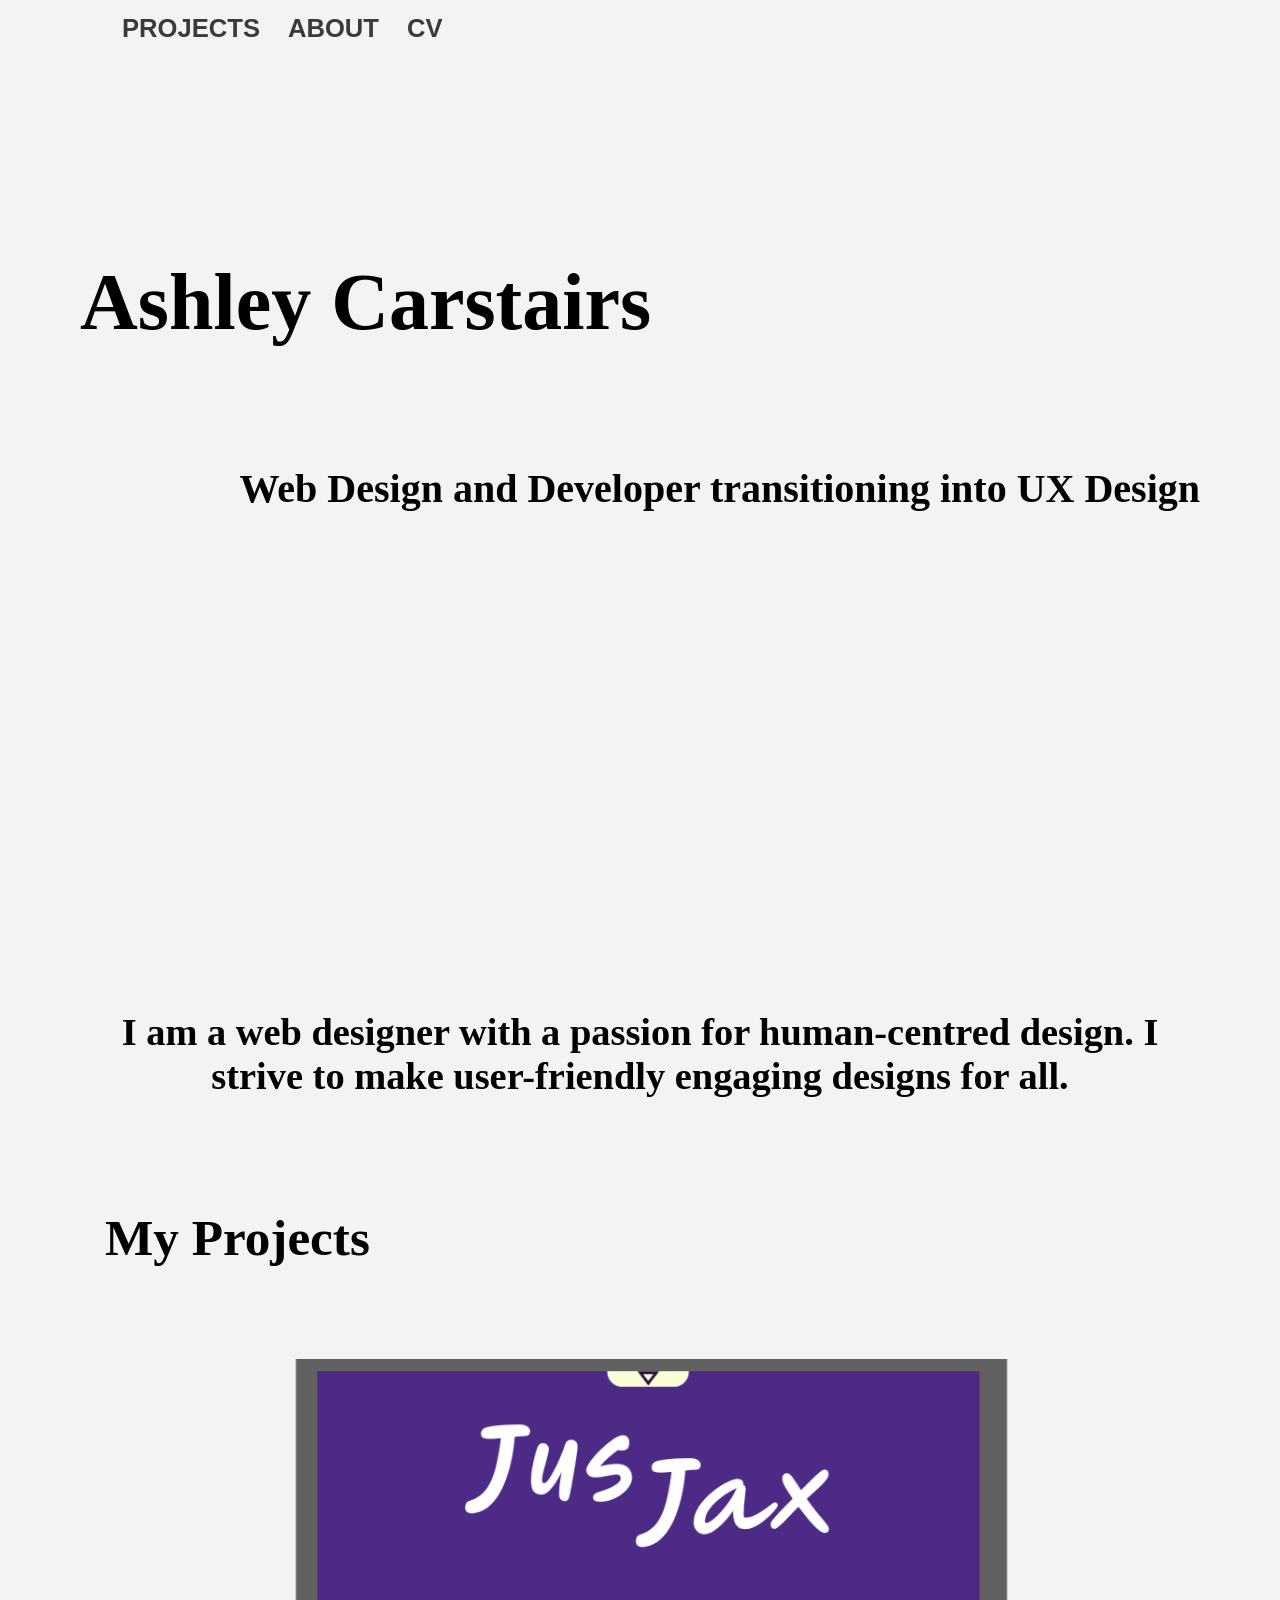
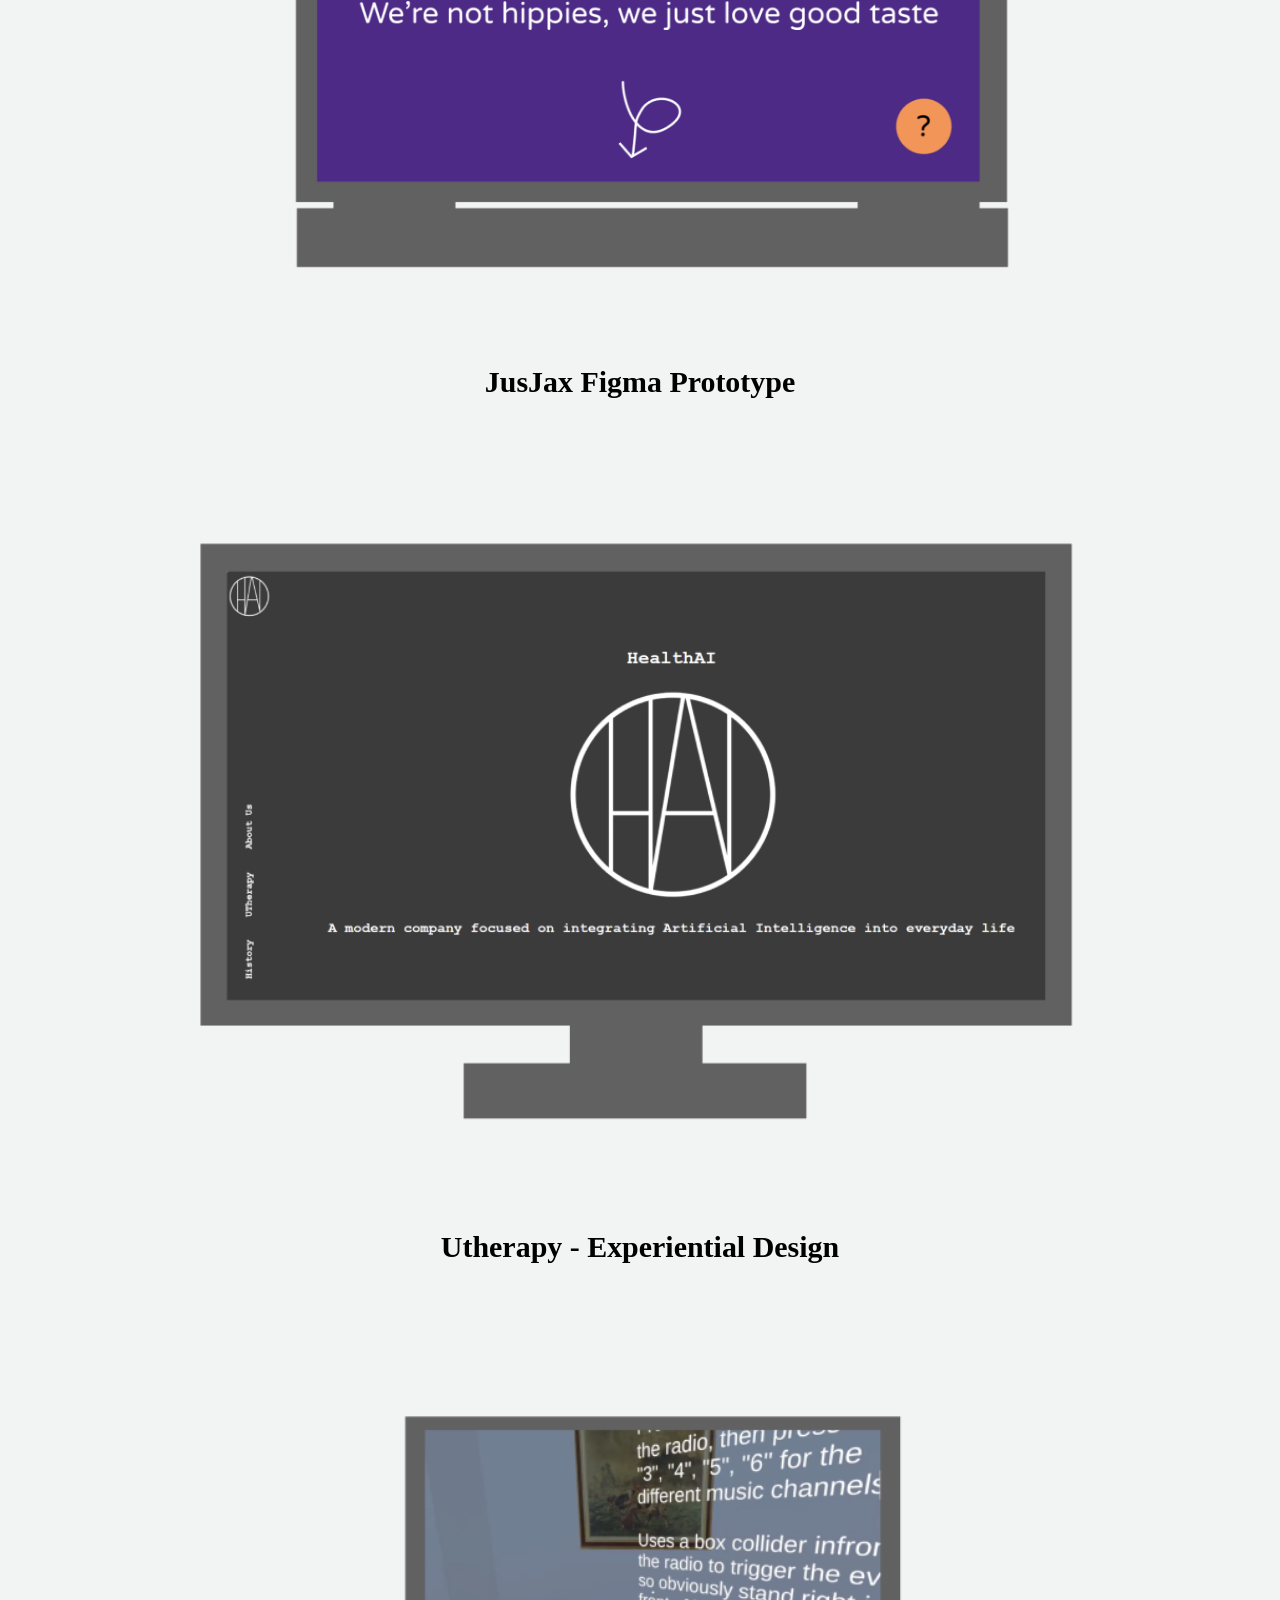
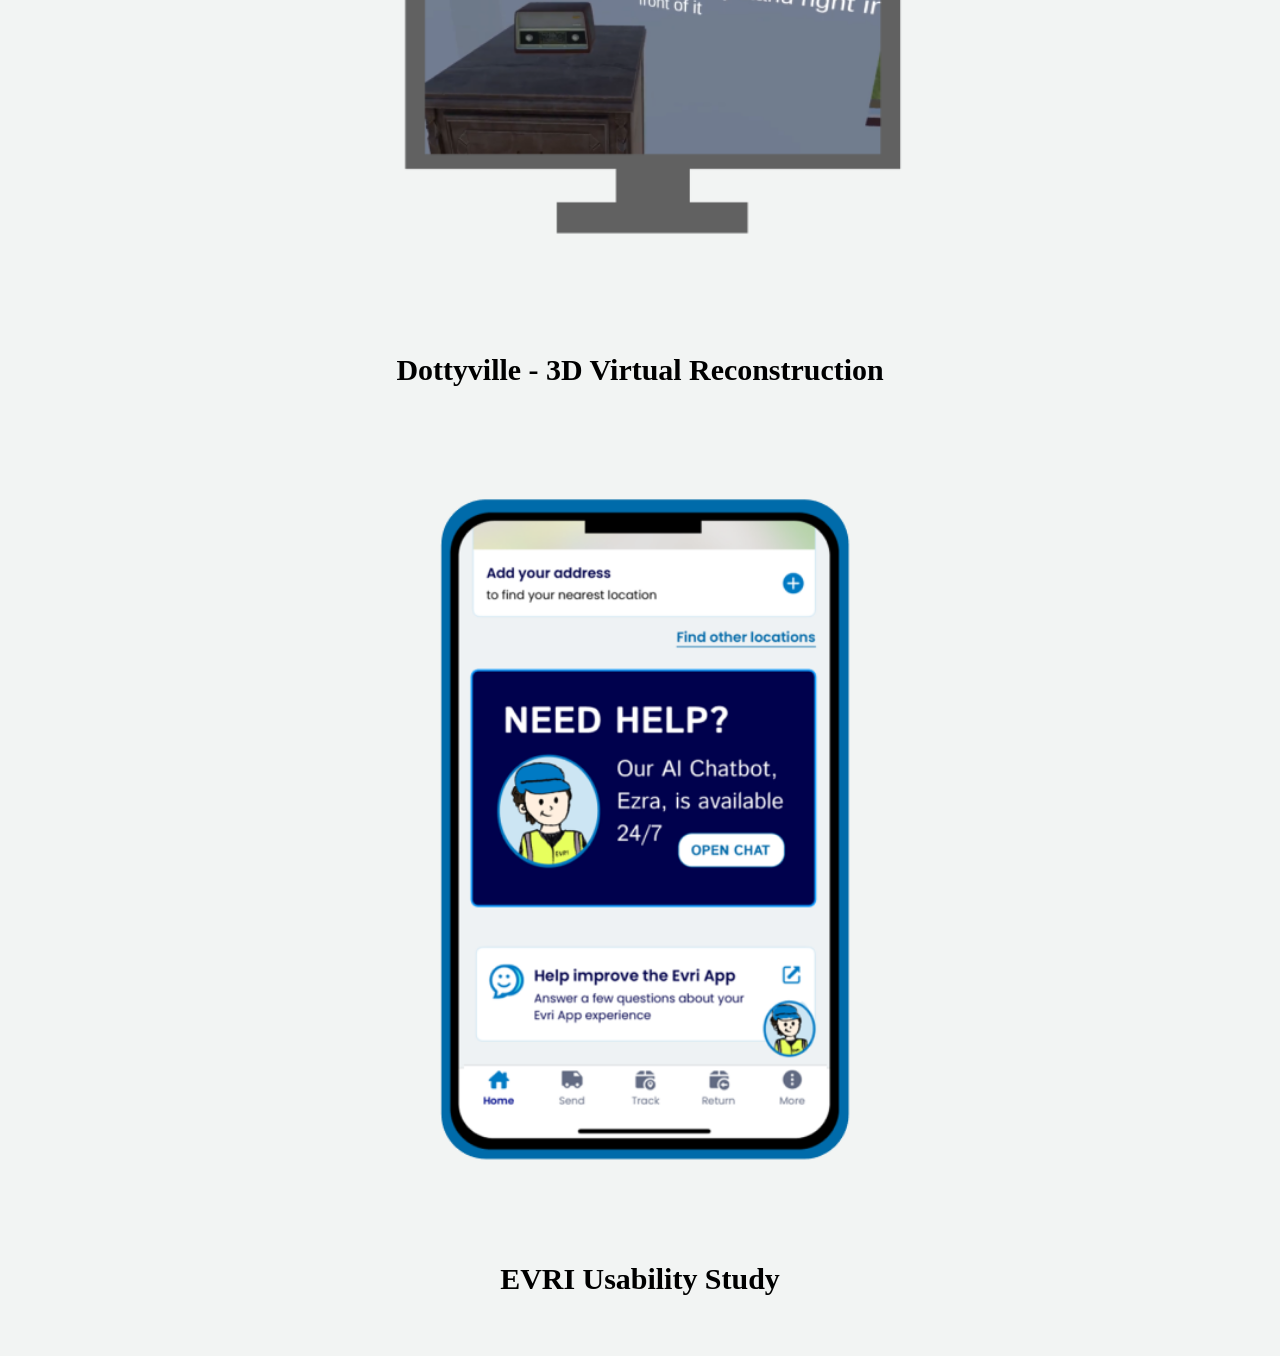
<file: index.html>
<!DOCTYPE html>

<html lang="en">
<head>
    <meta charset="utf-8" />
    <title>Home</title>
    <link rel="stylesheet" href="style.css">
</head>

<body>
    <div class="content" style="height: 100vh; margin-bottom: 40px;">

        <div id="navBar">
            <a id=logo>
                <!--<img style="width: 20%" src="ACLogo.png">-->
            </a>
            <a href="#projects">PROJECTS</a>
            <a href="about.html">ABOUT</a>
            <a href="PortfolioArtefactChanges.pdf">CV</a>
        </div>

        <h1 style="text-align:left; font-size: 80px; word-wrap: break-word; margin-top: 200px">Ashley Carstairs</h1>
        </br>
        <h2 class="mainText" style="text-align:right; font-size: 40px;">Web Design and Developer transitioning into UX Design</h2>
    <br>
    </div>

    <div style="margin: 110px 0;" class="content">
        <h2 style="text-align: center;">I am a web designer with a passion for human-centred design. I strive to make user-friendly engaging designs for all. </h2>
    </div>

    <div>
        <div class="content">
        <h1 style="margin-left:25px">My Projects</h1>
        
        <a href="jusjax.html">
            <img id="projects" src="jjLink.png" alt="HealthAI Button">
        </a>
        <h3 style="text-align: center;">JusJax Figma Prototype</h3>
        <br>
        <a href="utherapy.html">
            <img id="projects" src="healthAILink.png" alt="HealthAI Button">
        </a>
        <h3 style="text-align: center;">Utherapy - Experiential Design</h3>
        <br>
        <a href="dottyvilleNew.html">
            <img id="projects" src="dottyvilleLink.png" alt="HealthAI Button">
        </a>
        <h3 style="text-align: center;">Dottyville - 3D Virtual Reconstruction</h3>
        <br>
        <a href="evriNew.html">
            <img id="projects" src="evriLink.png" alt="EVRI Button">
        </a>
        <h3 style="text-align: center;">EVRI Usability Study</h3>
        <br>
        </div>
    </div>
    
    <script src="script.js"></script>
</body>
</html>
</file>
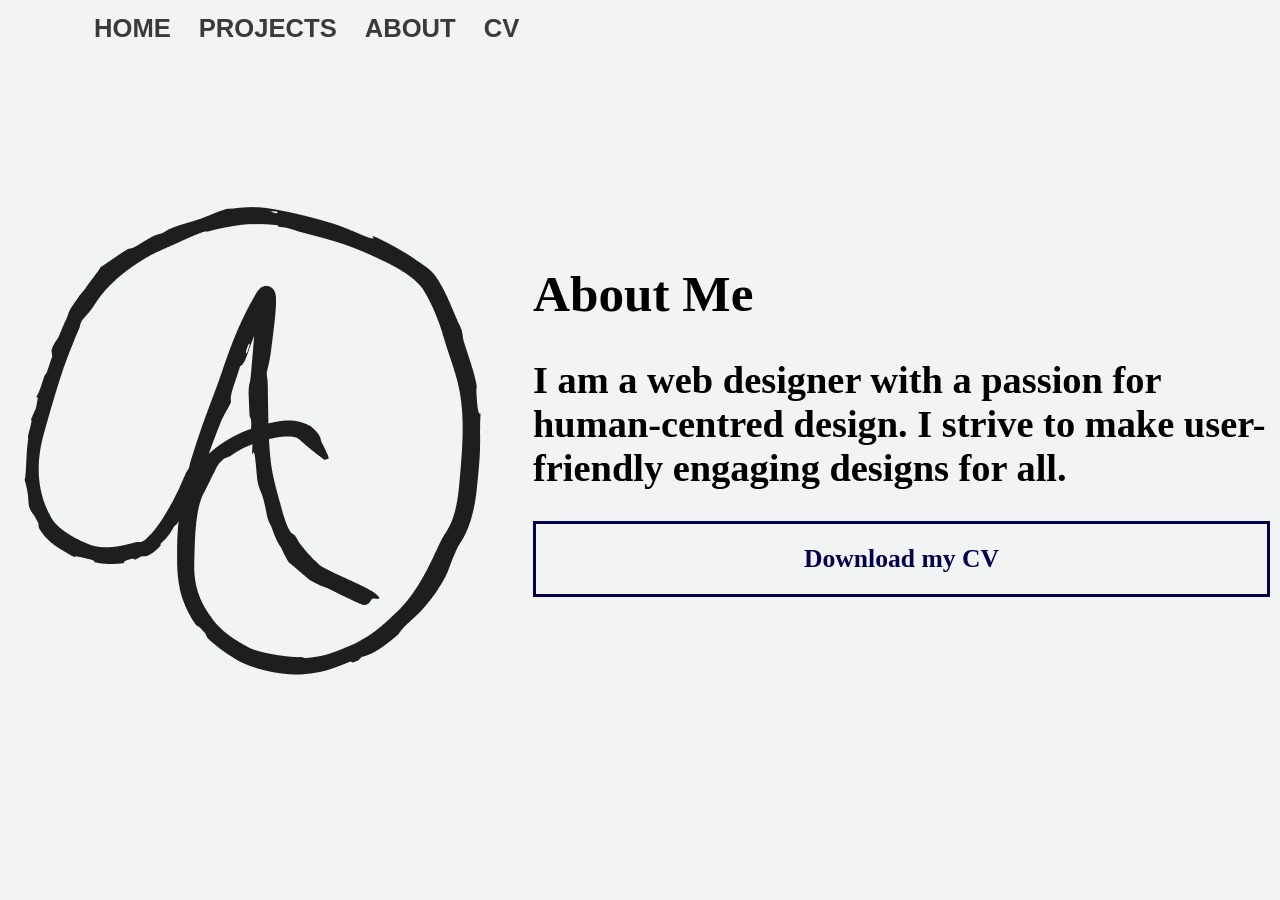
<file: about.html>
<!DOCTYPE html>

<html lang="en">
<head>
    <meta charset="utf-8" />
    <title>About Me</title>
    <link rel="stylesheet" href="style.css">
</head>

<body>
    <div class="content">
        <div id="navBar">
            <a href="index.html">HOME</a>
            <a href="index.html#projects">PROJECTS</a>
            <a href="about.html">ABOUT</a>
            <a href="PortfolioArtefactChanges.pdf">CV</a>
        </div>

    </div>

    <div id="center">
        <div class="twoGrid" style="gap:20px;">
            <div>
                <img style="width: 100%" src="ACLogo.png">
            </div>

            <div>
            <br>
            <h1>About Me</h1>
            <h2 style="text-align:left">I am a web designer with a passion for human-centred design. I strive to make user-friendly engaging designs for all. </h2>
            <a id="projectButton" style="color: #03034d; margin-right: 10px;" href="PortfolioArtefactChanges.pdf">Download my CV</a>
            </div>
        </div>
    </div>

    
    
    <script src="script.js"></script>
</body>
</html>
</file>
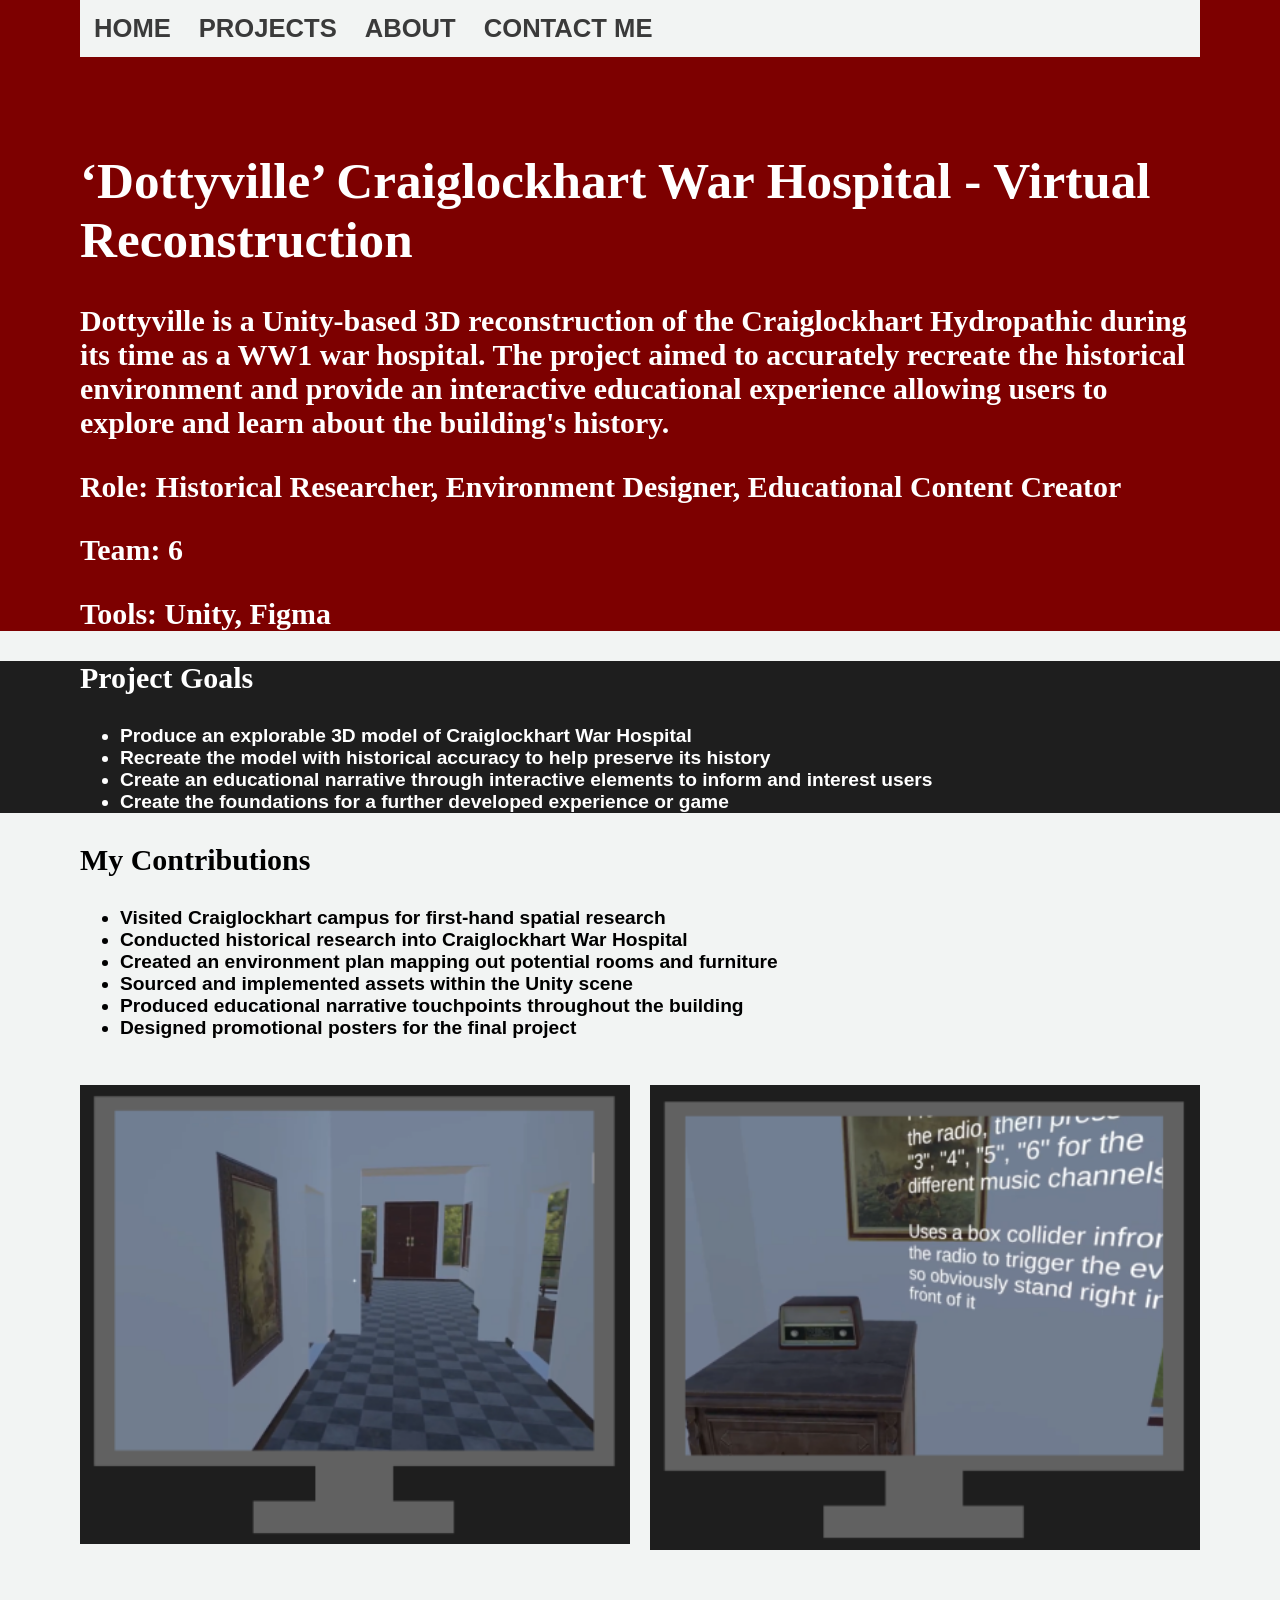
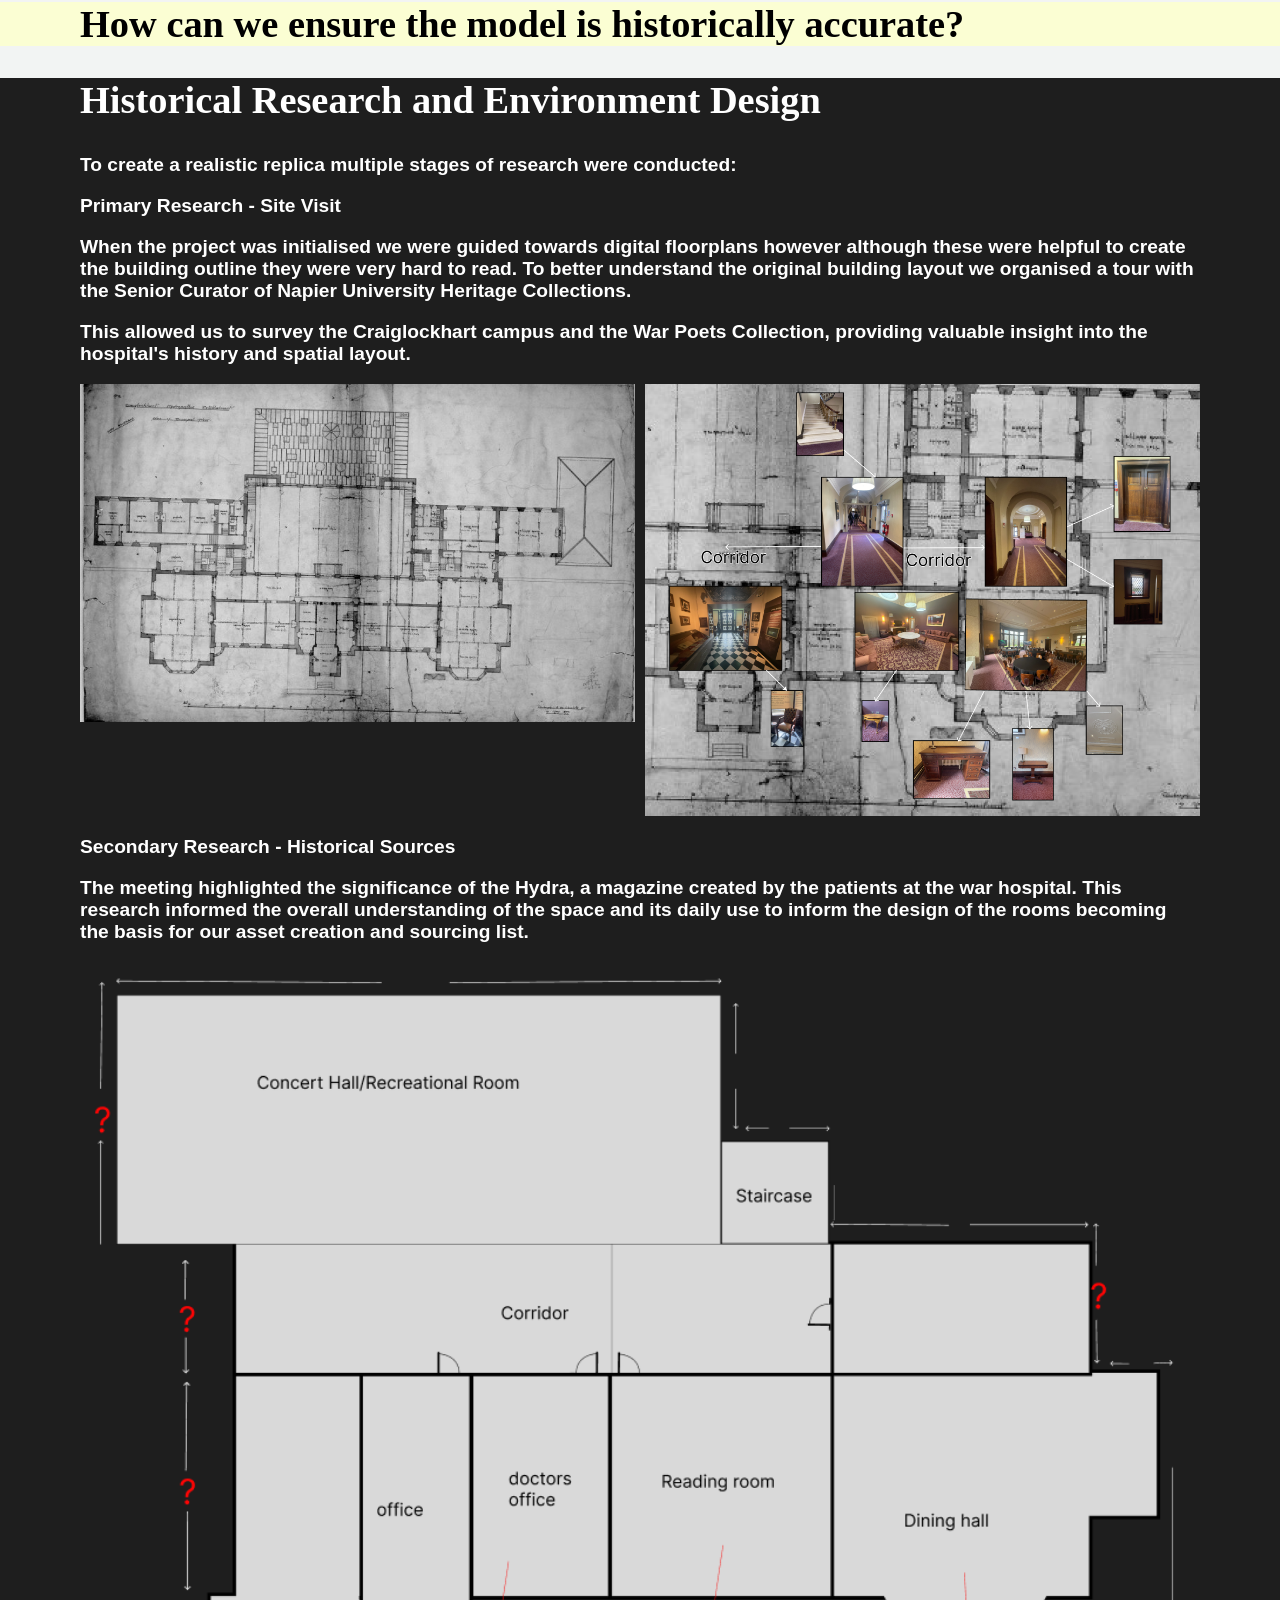
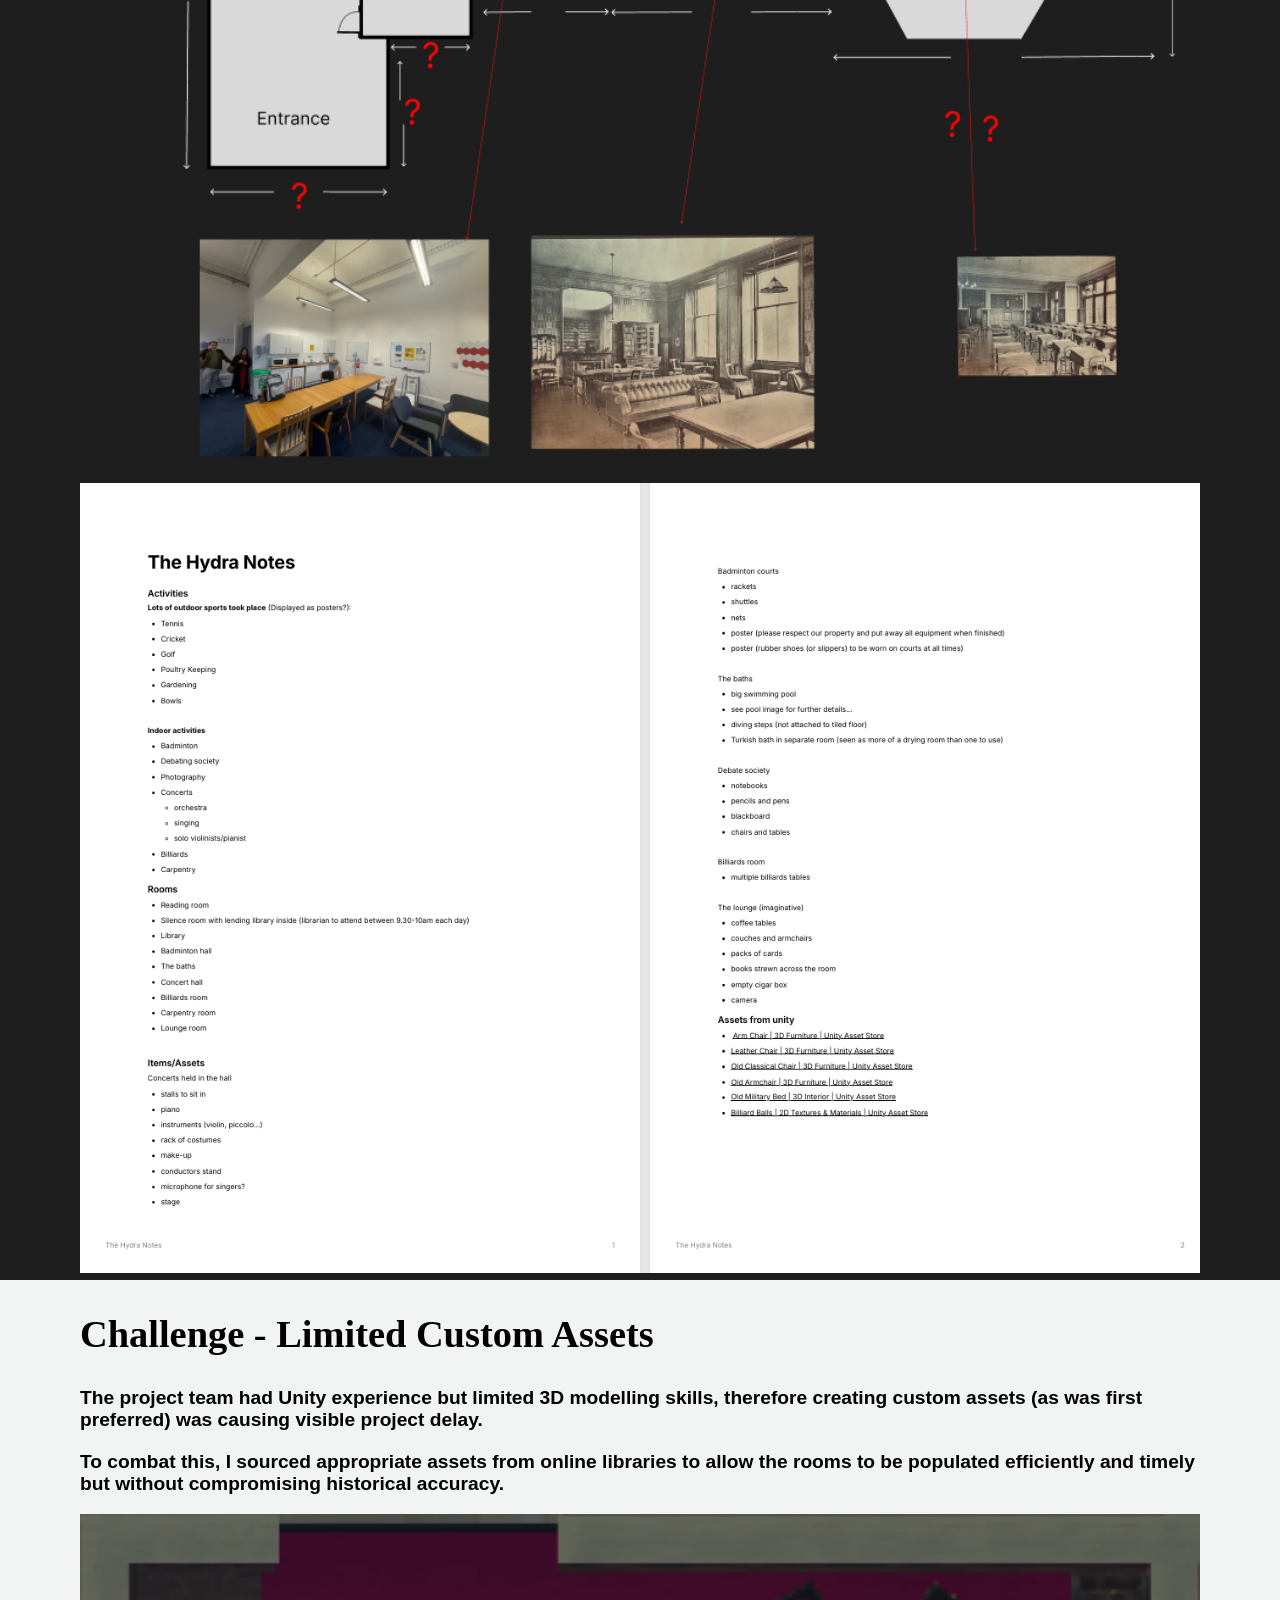
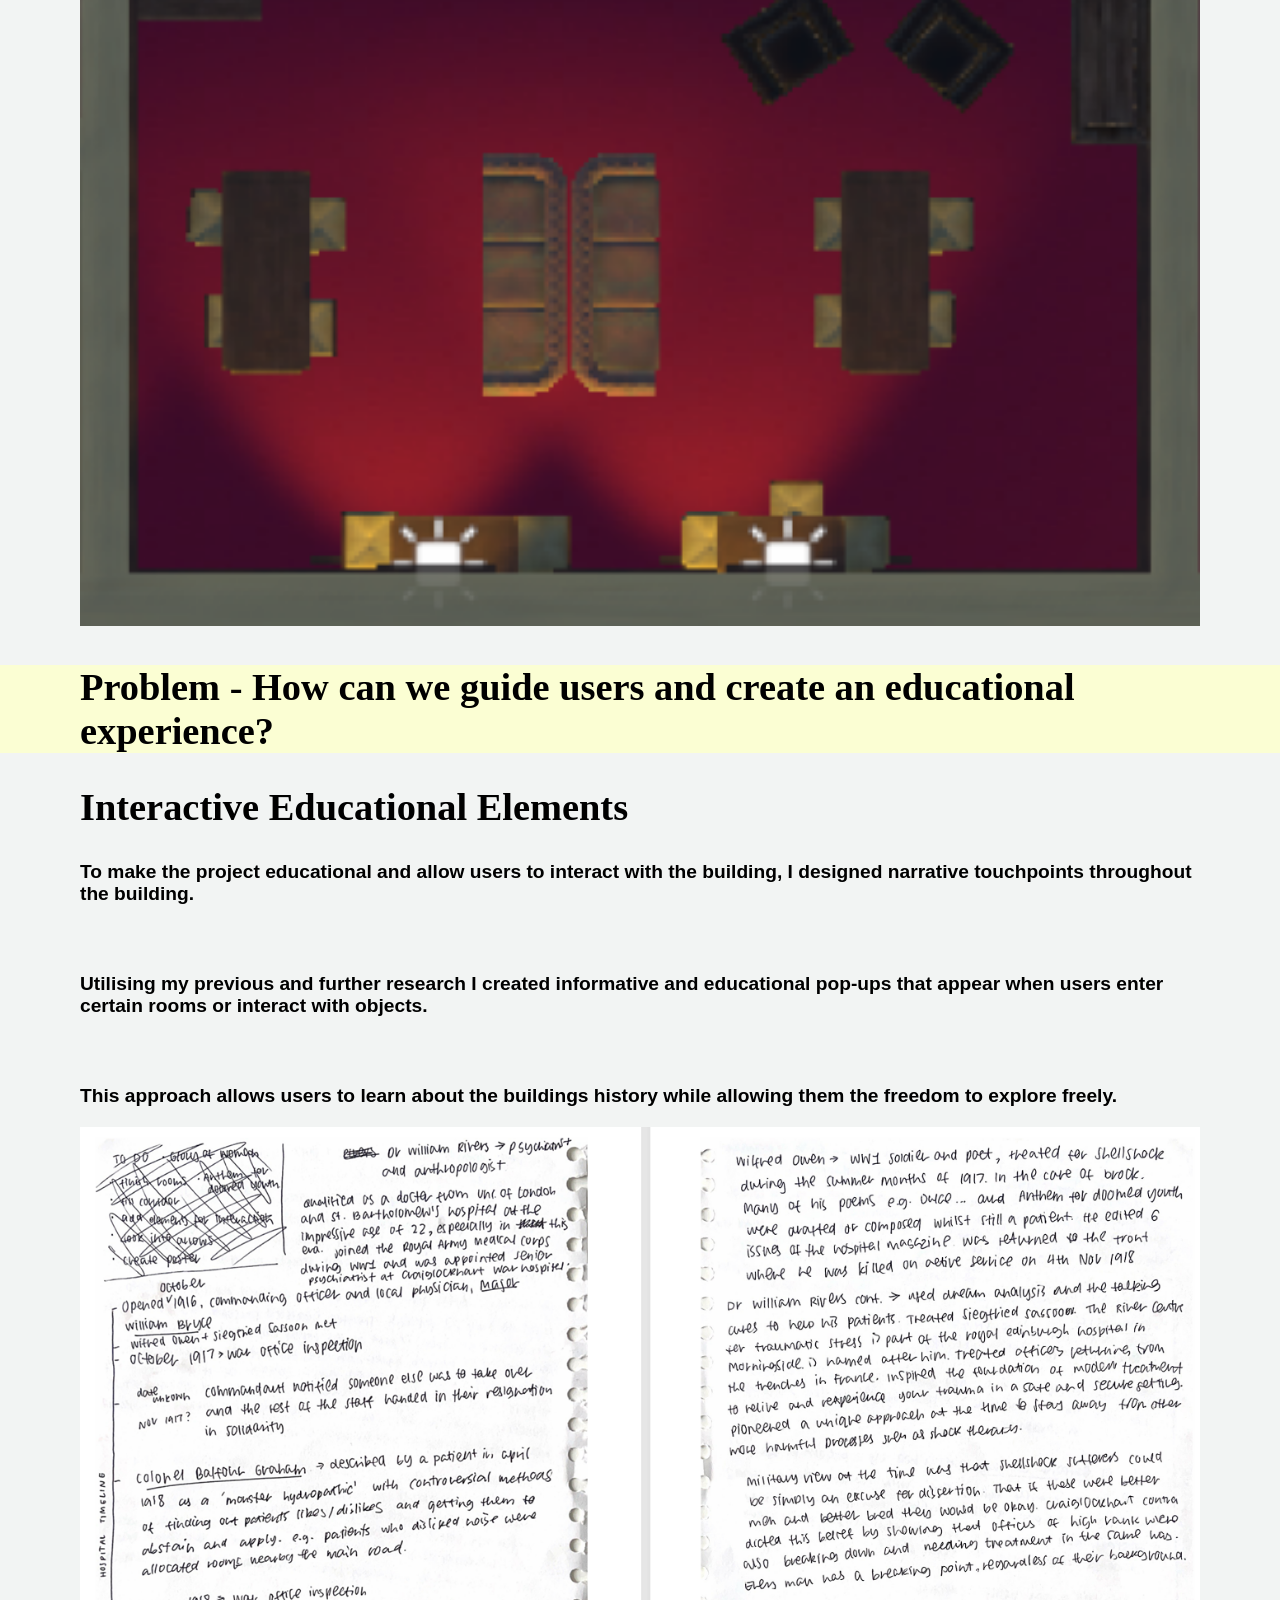
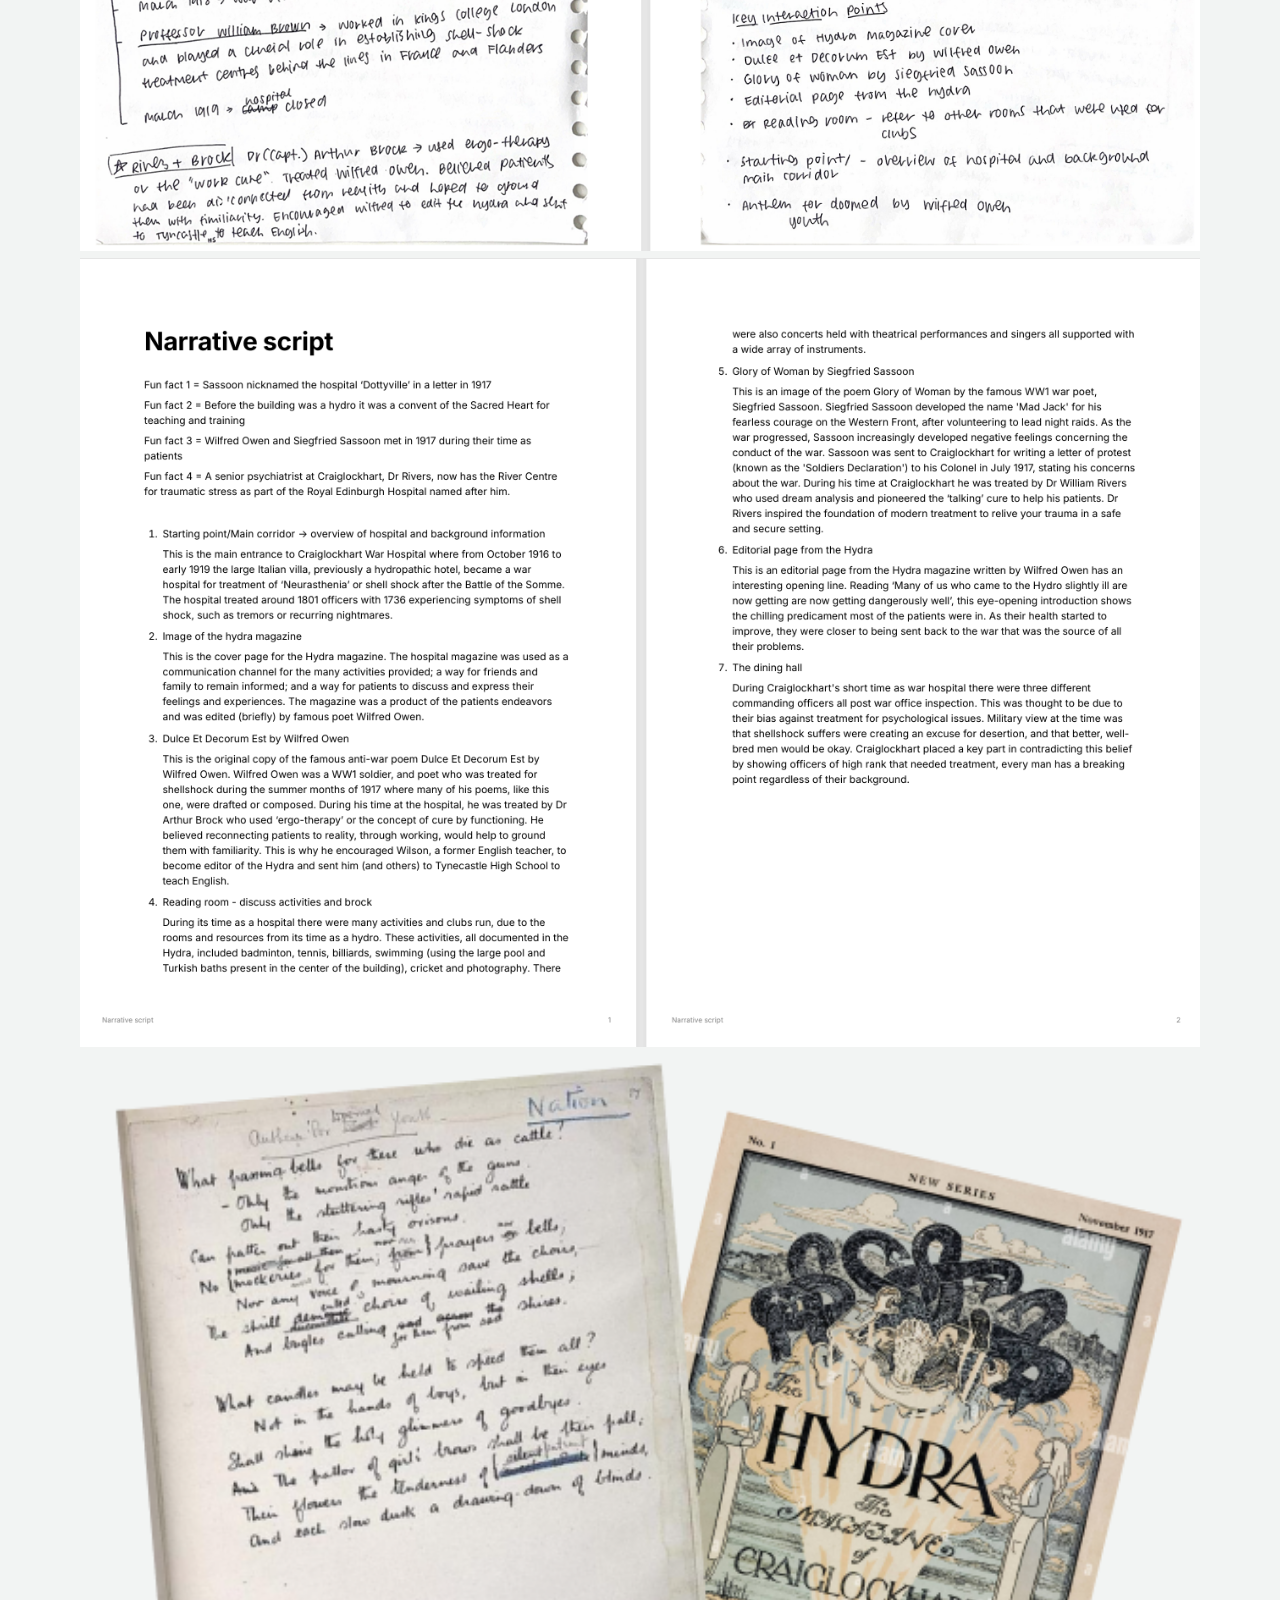
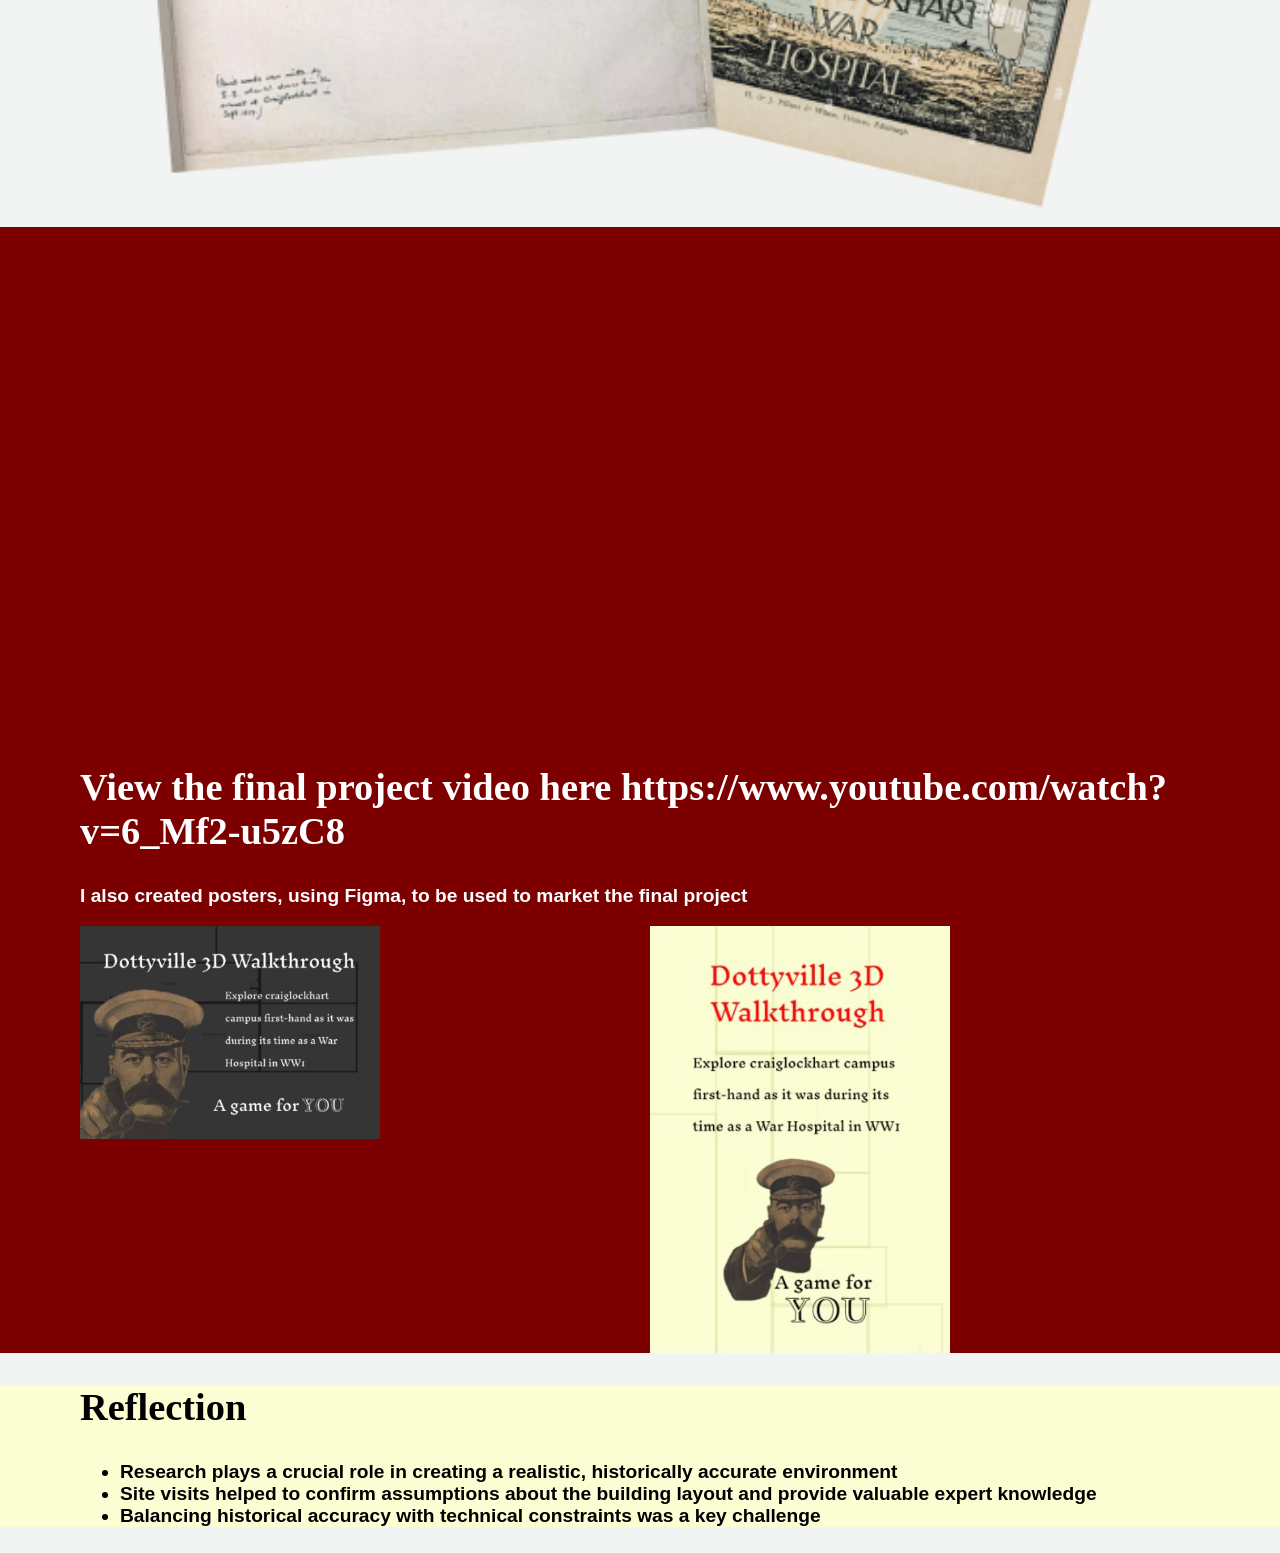
<file: dottyville.html>
<!DOCTYPE html>

<html lang="en">
<head>
    <meta charset="utf-8" />
    <title>Dottyville Case Study</title>
    <link rel="stylesheet" href="style.css">
</head>

<body>

    <div class="dottyvilleRed">
        <div class="content">
        <div id="navBar">
            <a href="index.html">HOME</a>
            <a href="index.html#projects">PROJECTS</a>
            <a href="about.html">ABOUT</a>
            <a href="">CONTACT ME</a>
        </div>

        <!--Dottyville Case Study-->
        <br>
        <br>
        <h1>‘Dottyville’ Craiglockhart War Hospital - Virtual Reconstruction</h1>
        <h3>Dottyville is a Unity-based 3D reconstruction of the Craiglockhart Hydropathic during its time as a WW1 war hospital. The project aimed to accurately recreate the historical environment and provide an interactive educational experience allowing users to explore and learn about the building's history.</h3>
        
        <h3><b>Role:</b> Historical Researcher, Environment Designer, Educational Content Creator</h3>
        <h3><b>Team:</b> 6</h3>
        <h3><b>Tools:</b> Unity, Figma</h3>
        </div>
    </div>

    <div class="dottyvilleDark">
        <div class="content">
            <h3>Project Goals</h3>
            <ul>
                <li>Produce an explorable 3D model of Craiglockhart War Hospital</li>
                <li>Recreate the model with historical accuracy to help preserve its history</li>
                <li>Create an educational narrative through interactive elements to inform and interest users</li>
                <li>Create the foundations for a further developed experience or game</li>
            </ul>
        </div>
    </div>

    <div>
        <div class="content">
            <h3>My Contributions</h3>
            <ul>
                <li>Visited Craiglockhart campus for first-hand spatial research</li>
                <li>Conducted historical research into Craiglockhart War Hospital</li>
                <li>Created an environment plan mapping out potential rooms and furniture</li>
                <li>Sourced and implemented assets within the Unity scene</li>
                <li>Produced educational narrative touchpoints throughout the building</li>
                <li>Designed promotional posters for the final project</li>
            </ul>
        </div>
    </div>

    <div class="solutionRow" style="gap: 20px; background-color: #F2F4F3; padding: 20px 80px">
        <img src="dottyvilleHallway.png" alt="screenshot of dottyville hallway">
        <img src="dottyvilleRadio.png" alt="screenshot of dottyville radio">
    </div>

    <div class="banner">
        <div class="content">
        <h2>How can we ensure the model is historically accurate?</h2>
        </div>
    </div>
    
    
    <div class="dottyvilleDark">
        <div class="content">
        <h2>Historical Research and Environment Design</h2>
        <p>To create a realistic replica multiple stages of research were conducted:</p>

        <p>Primary Research - Site Visit</p>
        <p>When the project was initialised we were guided towards digital floorplans however although these were helpful to create 
           the building outline they were very hard to read. To better understand the original building layout we organised a tour 
           with the Senior Curator of Napier University Heritage Collections.</p>
        
        <p>This allowed us to survey the Craiglockhart campus and the War Poets Collection, providing valuable insight into 
           the hospital's history and spatial layout.</p>
        
        <div class="solutionRow">
            <img style="width:100%" src="dottyvilleMap.png" alt="floorplans of Dottyville">
            <img style="width: 100%" src="dottyvilleFirstHandResearch.png" alt="first-hand research inside Craiglockhart">
        </div>

        <p>Secondary Research - Historical Sources</p>
        <p>The meeting highlighted the significance of the Hydra, a magazine created by the patients at the war hospital. This research 
            informed the overall understanding of the space and its daily use to inform the design of the rooms becoming the basis for 
            our asset creation and sourcing list.</p>

        <img style="width:100%" src="dottyvilleModelPlan.png" alt="Speculative floorplans for Dottyville">
        <img style="width:100%" src="hydraNotes.png">
        </div>
    </div>

    <div class="problem">
        <div class="content">
        <h2>Challenge - Limited Custom Assets</h2>
        <p>The project team had Unity experience but limited 3D modelling skills, therefore creating custom assets (as was first preferred) was causing visible project delay.</p>
        <p>To combat this, I sourced appropriate assets from online libraries to allow the rooms to be populated efficiently and timely but without compromising historical accuracy.</p>
        <img style="width:100%" src="dottyvilleRoom.png" alt="birdseye view of model room">
        </div>
    </div>

    <div class="banner">
        <div class="content">
        <h2>Problem - How can we guide users and create an educational experience?</h2>
        </div>
    </div>

    <div>
        <div class="content">
            <h2>Interactive Educational Elements</h2>
            <p>To make the project educational and allow users to interact with the building, I designed narrative touchpoints throughout the building.</p>
            <br>
            <p>Utilising my previous and further research I created informative and educational pop-ups that appear when users enter certain rooms or interact with objects.</p>
            <br>
            <p>This approach allows users to learn about the buildings history while allowing them the freedom to explore freely.</p>

            <img style="width: 100%" src="finalResearch.png" alt="final research and rough narrative notes">
            <img style="width: 100%" src="narrativeScript.png" alt="Final script for dottyville narrative">
            <img style="width: 100%" src="dottyvillePoems.png" alt="Poem images for dottyville">
        </div>
    </div>

    <div class="dottyvilleRed">
        <div class="content">
            <iframe width="100%" height="500"
            src="https://www.youtube.com/watch?v=6_Mf2-u5zC8"
            title="Dottyville Project Video"
            frameborder="0"
            allowfullscreen>
        </iframe>

            <h2>View the final project video here https://www.youtube.com/watch?v=6_Mf2-u5zC8</h2>

            <p>I also created posters, using Figma, to be used to market the final project</p>
            <div class="solutionRow" style="gap:20px;">
                <img style="max-width: 300px" src="dottyvillePosterLandscape.png" alt="Dottyville Landscape Poster">
                <img style="max-width: 300px" src="dottyvillePosterPortrait.png" alt="Dottyville Portrait Poster">
            </div>
        </div>
    </div>

    <div class="banner">
        <div class="content">
        <h2>Reflection</h2>
        <ul>
            <li>Research plays a crucial role in creating a realistic, historically accurate environment</li>
            <li>Site visits helped to confirm assumptions about the building layout and provide valuable expert knowledge</li>
            <li>Balancing historical accuracy with technical constraints was a key challenge</li>
        </ul>
        </div>
    </div>
    
    <script src="script.js"></script>
</body>
</html>
</file>
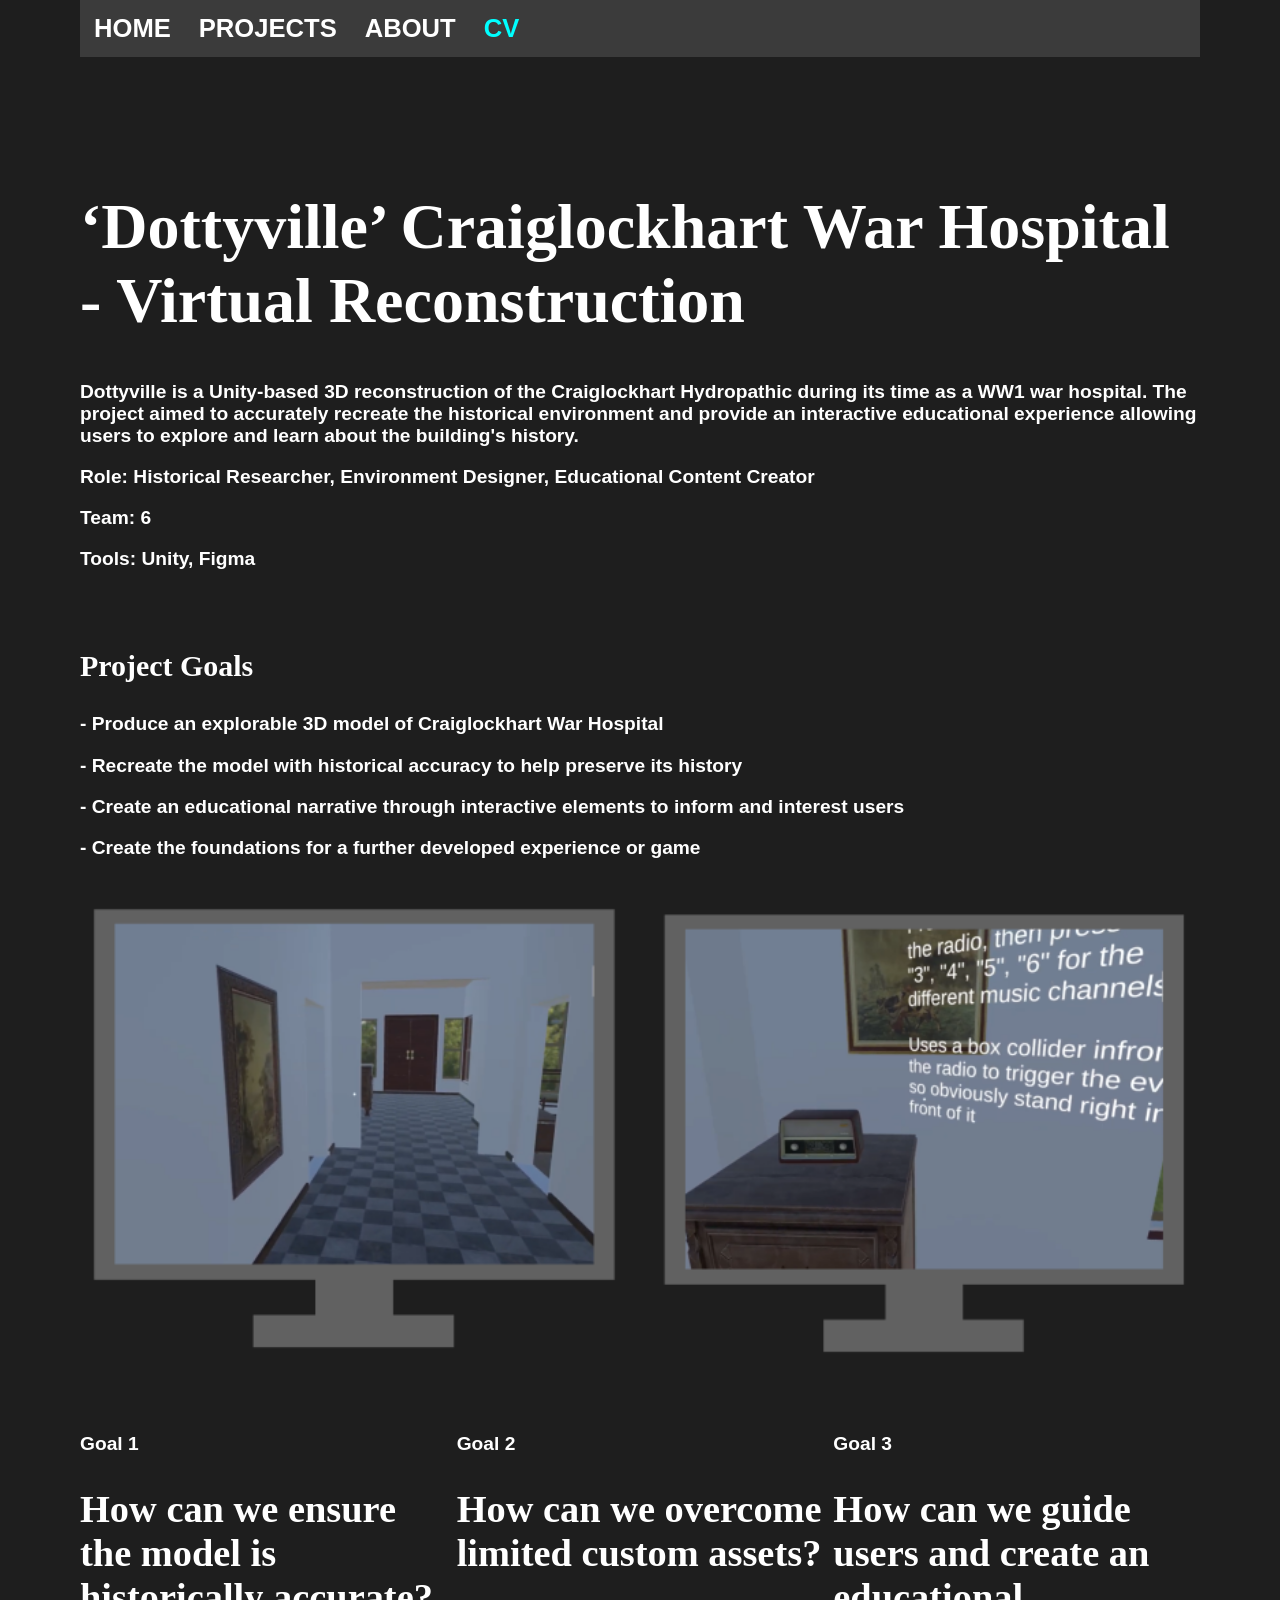
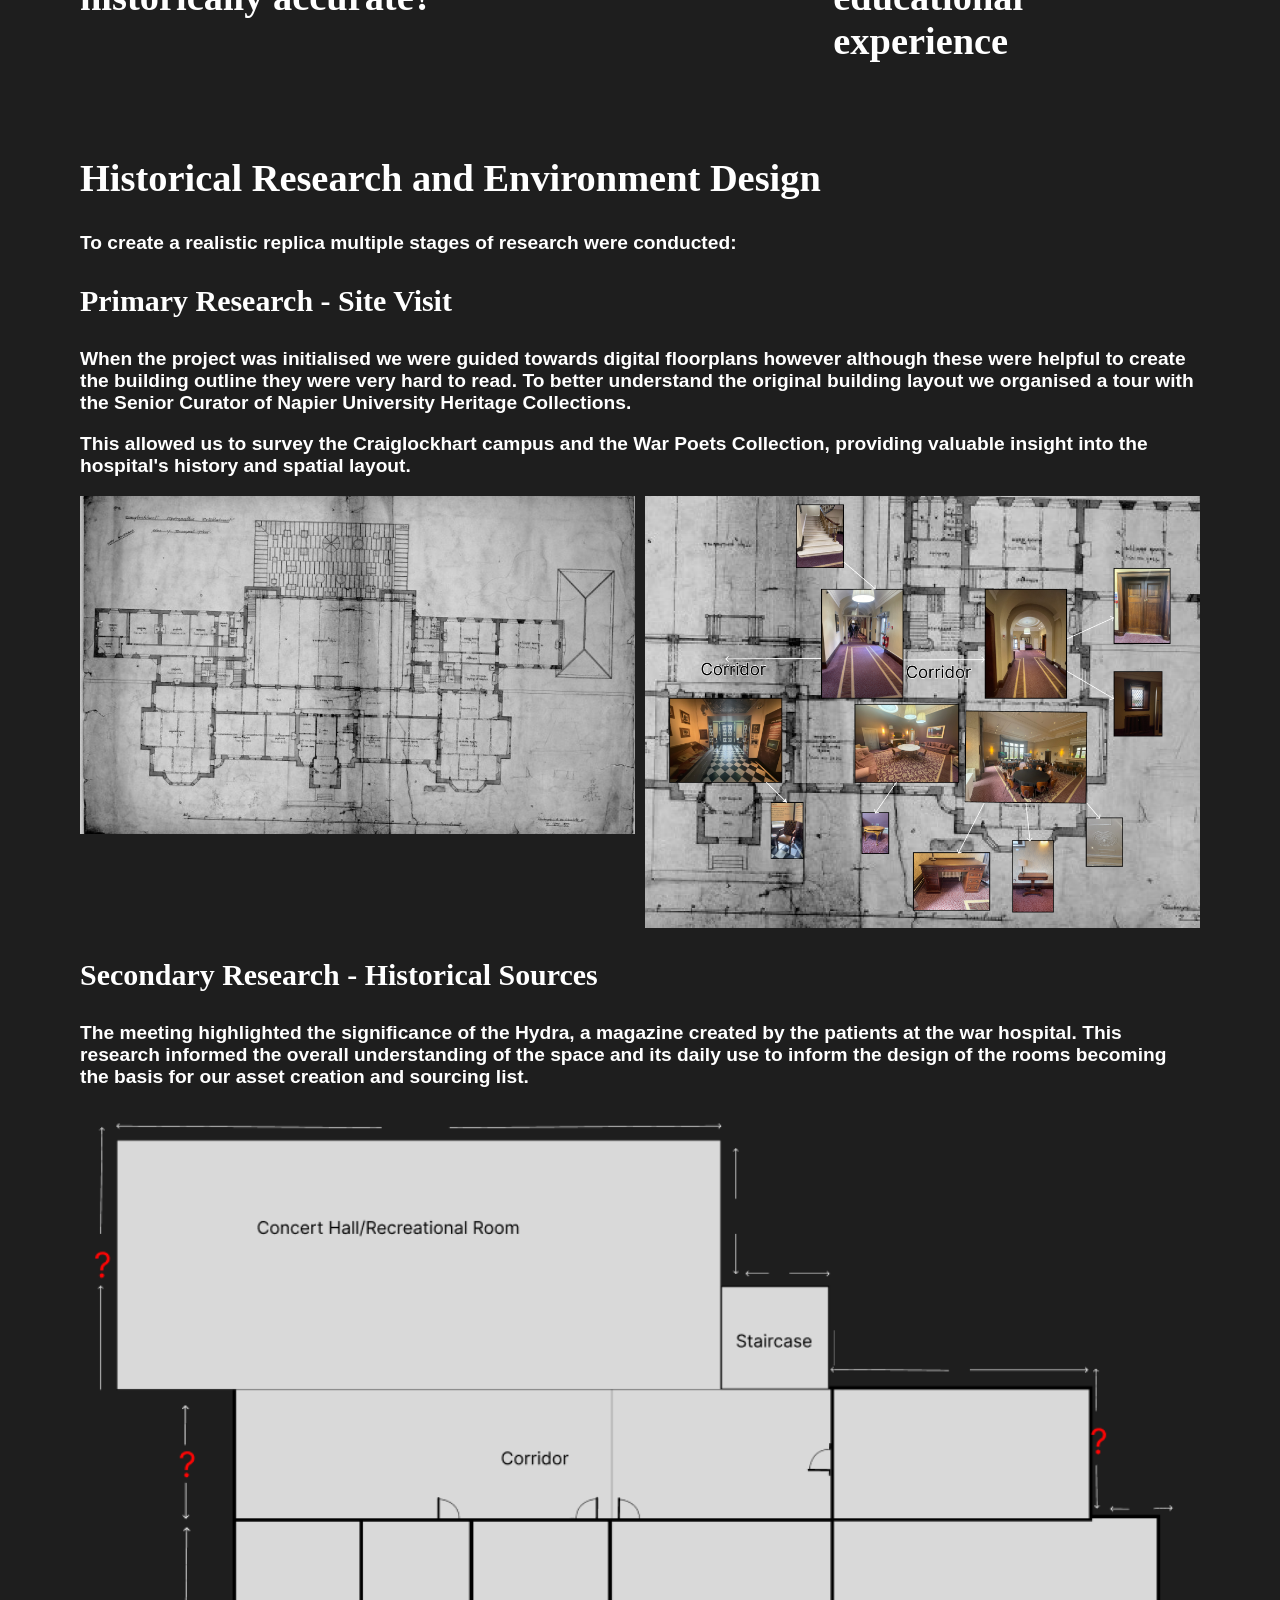
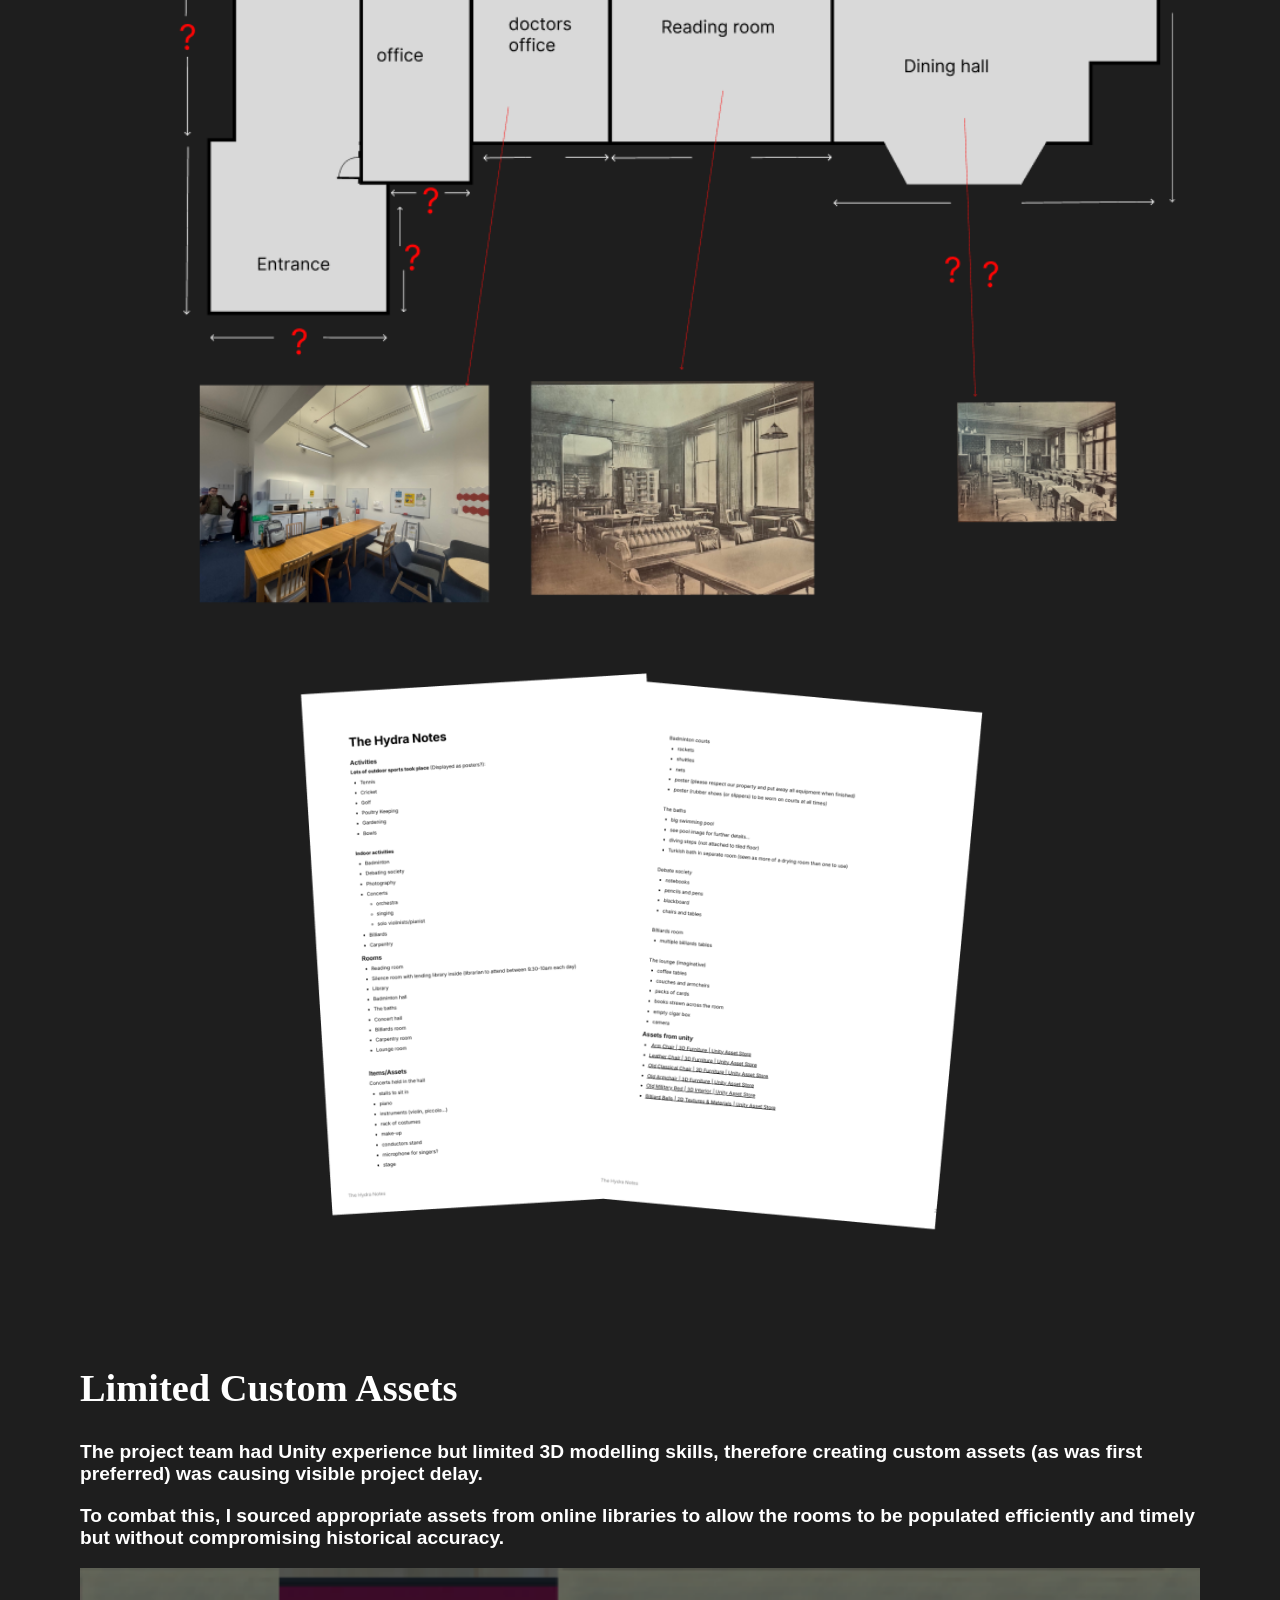
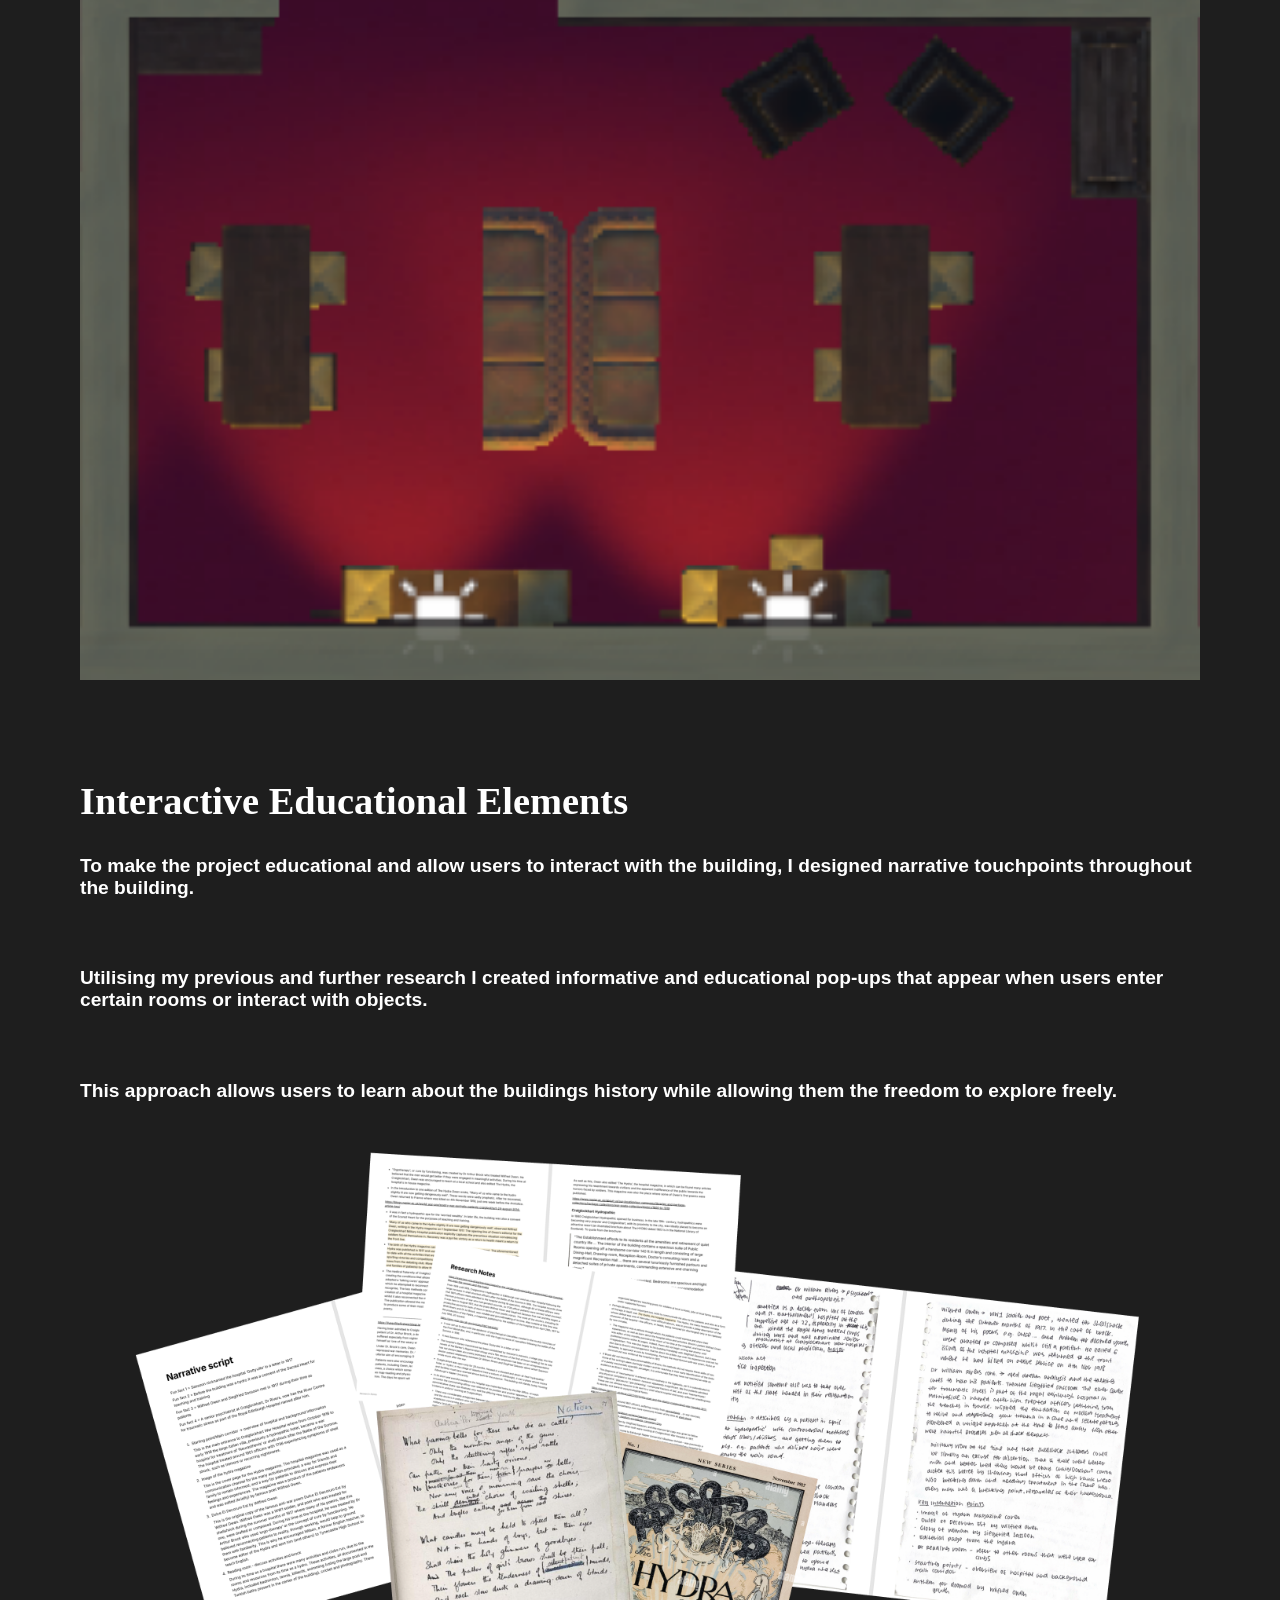
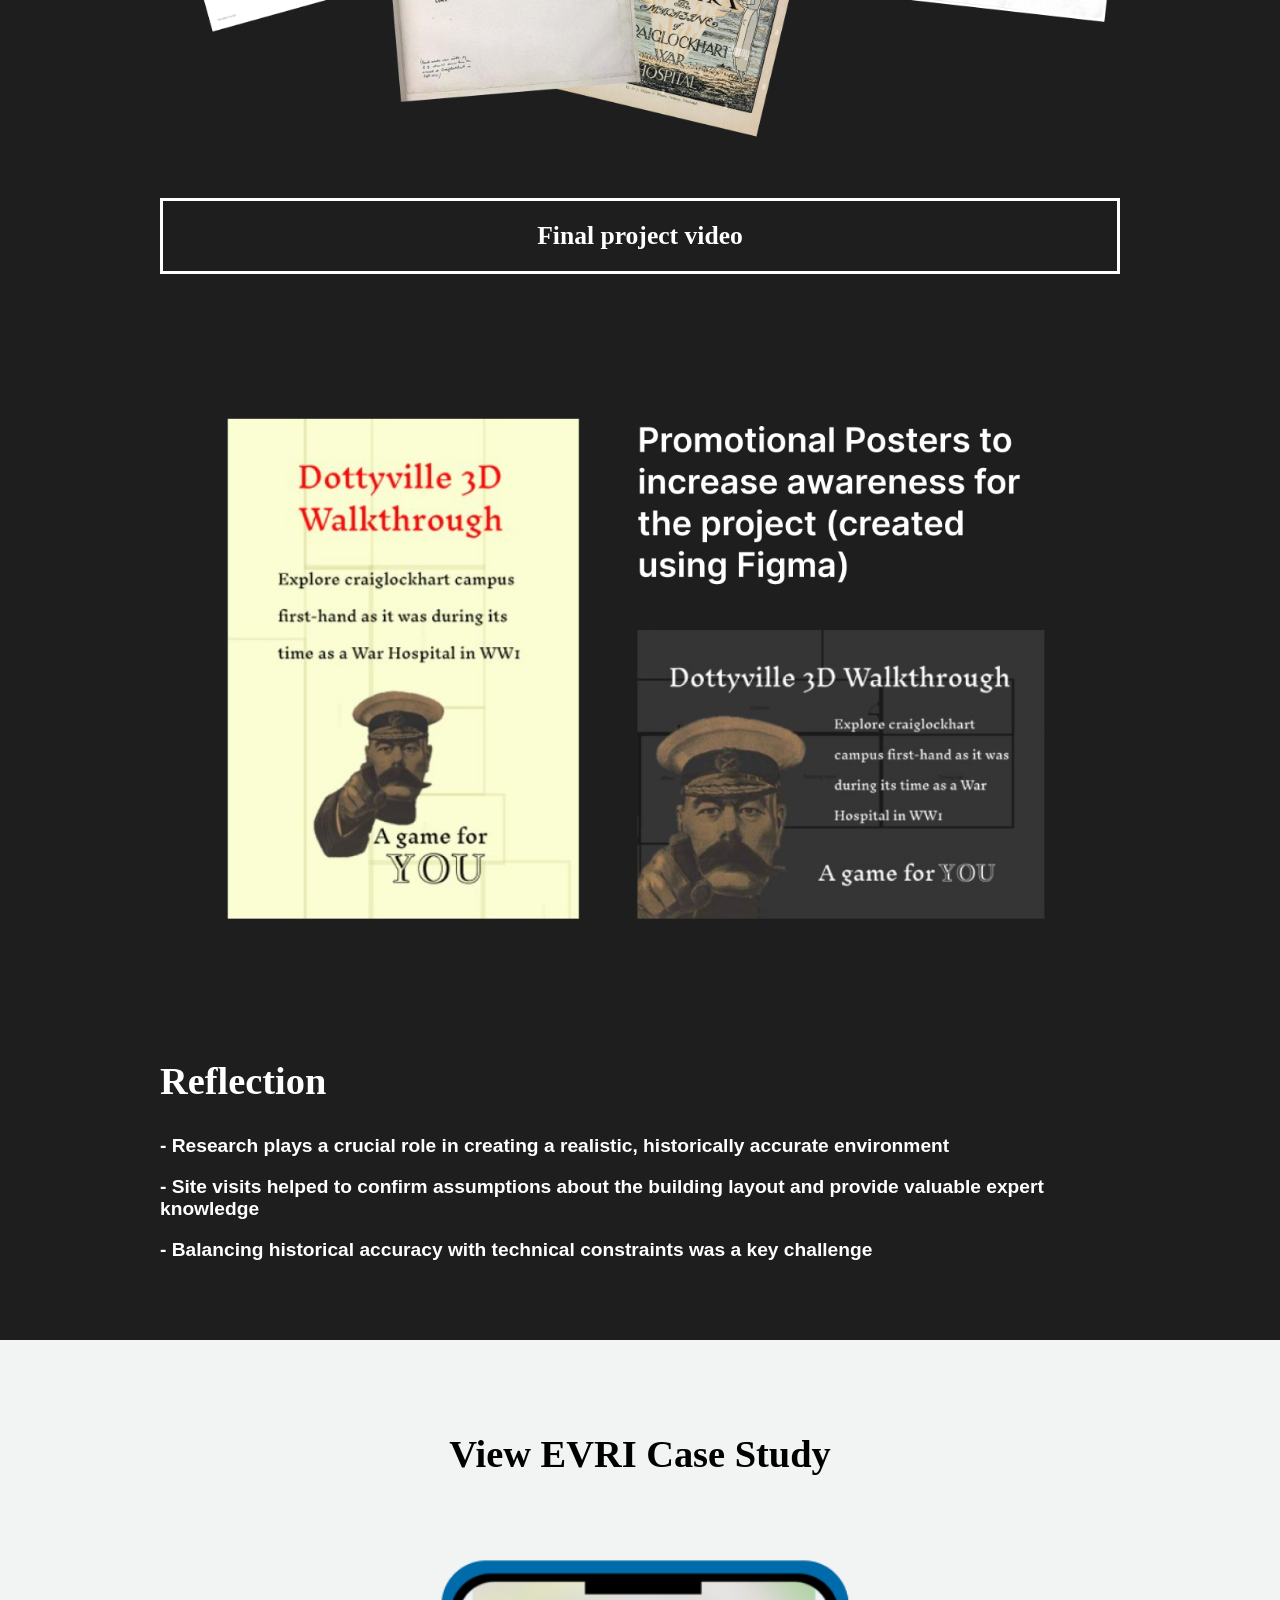
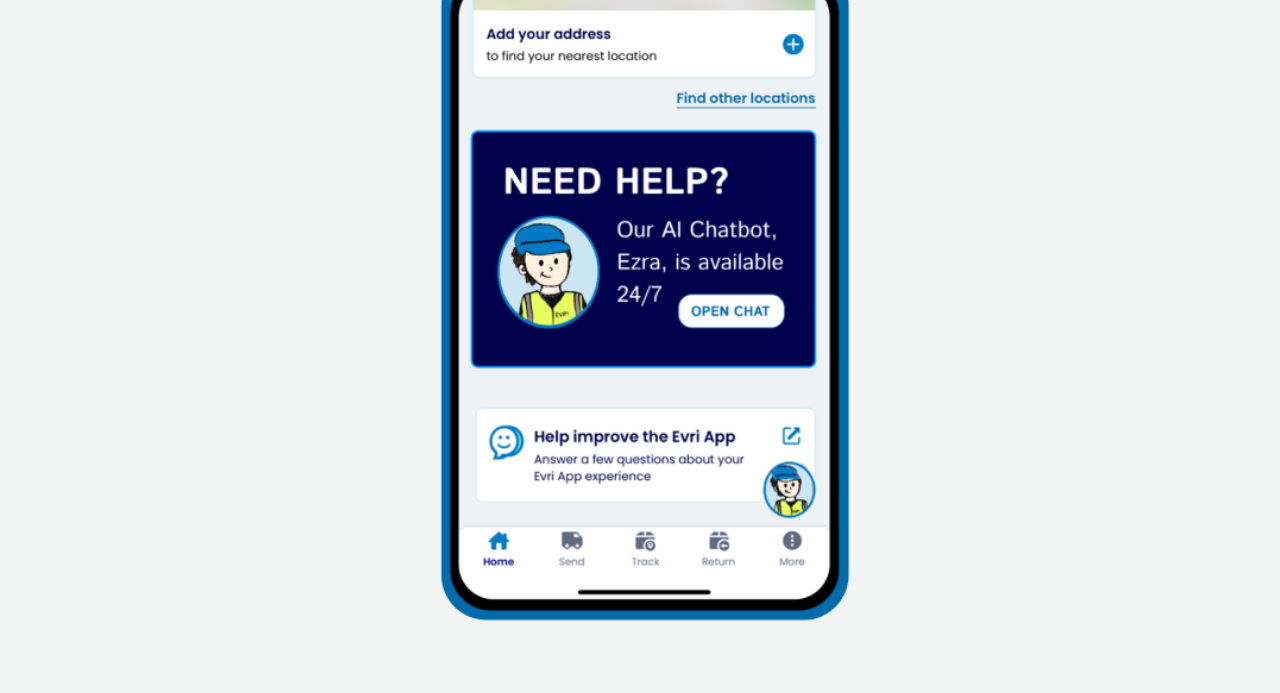
<file: dottyvilleNew.html>
<!DOCTYPE html>

<html lang="en">
<head>
    <meta charset="utf-8" />
    <title>Dottyville Case Study</title>
    <link rel="stylesheet" href="style.css">
</head>

<body>

    <div class="dottyvilleDark">
        <div class="content">
        <div id="navBar" style="background-color: #3B3B3B;">
            <a style="color: #ffffff;" href="index.html">HOME</a>
            <a style="color: #ffffff;" href="index.html#projects">PROJECTS</a>
            <a style="color: #ffffff;" href="about.html">ABOUT</a>
            <a style="color:aqua;" href="PortfolioArtefactChanges.pdf">CV</a>
        </div>

        <!--Dottyville Case Study-->
        <br>
        <br>
        <br>
        <h1 style="font-size: 5vw;">‘Dottyville’ Craiglockhart War Hospital - Virtual Reconstruction</h1>
        <p>Dottyville is a Unity-based 3D reconstruction of the Craiglockhart Hydropathic during its time as a WW1 war hospital. 
            The project aimed to accurately recreate the historical environment and provide an interactive educational experience 
            allowing users to explore and learn about the building's history.</p>
        
        <p><b>Role:</b> Historical Researcher, Environment Designer, Educational Content Creator</p>
        <p><b>Team:</b> 6</p>
        <p><b>Tools:</b> Unity, Figma</p>
        </div>
<br>
        <div class="content">
            <h3>Project Goals</h3>
            <p> - Produce an explorable 3D model of Craiglockhart War Hospital</p>
            <p> - Recreate the model with historical accuracy to help preserve its history</p>
            <p> - Create an educational narrative through interactive elements to inform and interest users</p>
            <p> - Create the foundations for a further developed experience or game</p>
            </ul>
        </div>


    <div class="solutionRow" style="gap: 20px; padding: 20px 80px">
        <img src="dottyvilleHallway.png" alt="screenshot of dottyville hallway">
        <img src="dottyvilleRadio.png" alt="screenshot of dottyville radio">
    </div>
<br>
    <div class="content">
        <div class="threeGrid">
        <div>
            <p>Goal 1</p>
            <a href="#goalOne">
                <h2>How can we ensure the model is <b>historically accurate?</b></h2>
            </a>
        </div>

        <div>
            <p>Goal 2</p>
            <a href="#goalTwo">
                <h2>How can we overcome limited custom assets?</b></h2>
            </a>
        </div>

        <div>
            <p>Goal 3</p>
            <a href="#goalThree">
                <h2>How can we guide users and create an educational experience</b></h2>
            </a>
        </div>
        </div>
    </div>
    <br>
        <div id="goalOne" class="content">
        <h2>Historical Research and Environment Design</h2>
        <p>To create a realistic replica multiple stages of research were conducted:</p>

        <h3>Primary Research - Site Visit</h3>
        <p>When the project was initialised we were guided towards digital floorplans however although these were helpful to create 
           the building outline they were very hard to read. To better understand the original building layout we organised a tour 
           with the Senior Curator of Napier University Heritage Collections.</p>
        
        <p>This allowed us to survey the Craiglockhart campus and the War Poets Collection, providing valuable insight into 
           the hospital's history and spatial layout.</p>
        
        <div class="solutionRow">
            <img style="width:100%" src="dottyvilleMap.png" alt="floorplans of Dottyville">
            <img style="width: 100%" src="dottyvilleFirstHandResearch.png" alt="first-hand research inside Craiglockhart">
        </div>

        <h3>Secondary Research - Historical Sources</h3>
        <p>The meeting highlighted the significance of the Hydra, a magazine created by the patients at the war hospital. This research 
            informed the overall understanding of the space and its daily use to inform the design of the rooms becoming the basis for 
            our asset creation and sourcing list.</p>

        <img style="width:100%" src="dottyvilleModelPlan.png" alt="Speculative floorplans for Dottyville">
        <img style="width:100%" src="assetList.png">
        </div>
<br>
<br>
    <div id="goalTwo" class="problem">
        <div class="content">
        <h2>Limited Custom Assets</h2>
        <p>The project team had Unity experience but limited 3D modelling skills, therefore creating custom assets (as was first preferred) was causing visible project delay.</p>
        <p>To combat this, I sourced appropriate assets from online libraries to allow the rooms to be populated efficiently and timely but without compromising historical accuracy.</p>
        <img style="width:100%" src="dottyvilleRoom.png" alt="birdseye view of model room">
        </div>
    </div>
<br>
<br>
        <div>
        <div id="goalThree" class="content">
            <h2>Interactive Educational Elements</h2>
            <p>To make the project educational and allow users to interact with the building, I designed narrative touchpoints throughout the building.</p>
            <br>
            <p>Utilising my previous and further research I created informative and educational pop-ups that appear when users enter certain rooms or interact with objects.</p>
            <br>
            <p>This approach allows users to learn about the buildings history while allowing them the freedom to explore freely.</p>

            <img style="width: 100%" src="dottyvilleFinalResearch.png" alt="final research and rough narrative notes">

<br>
<br>
        <div class="content">
            <a id="projectButton" href="https://www.youtube.com/watch?v=6_Mf2-u5zC8">Final project video</a>
            <br>
            <br>
            <br>
            <img style="width: 100%;" src="dottyvillePosters.png" alt="Final posters for dottyville">
        </div>
<br>
<br>
        <div class="content">
        <h2>Reflection</h2>
        <p>- Research plays a crucial role in creating a realistic, historically accurate environment</p>
        <p>- Site visits helped to confirm assumptions about the building layout and provide valuable expert knowledge</p>
        <p>- Balancing historical accuracy with technical constraints was a key challenge</p>
        </div>
<br>
<br>
    </div>

    <div class="content" style="background-color: #F2F4F3;">
        <br>
        <br>
        <h2 style="color: #000000; text-align:center">View EVRI Case Study</h2>
        <img style="width: 100%" src="evriLink.png" alt="dottyville button">
    </div>
    
    <script src="script.js"></script>
</body>
</html>
</file>
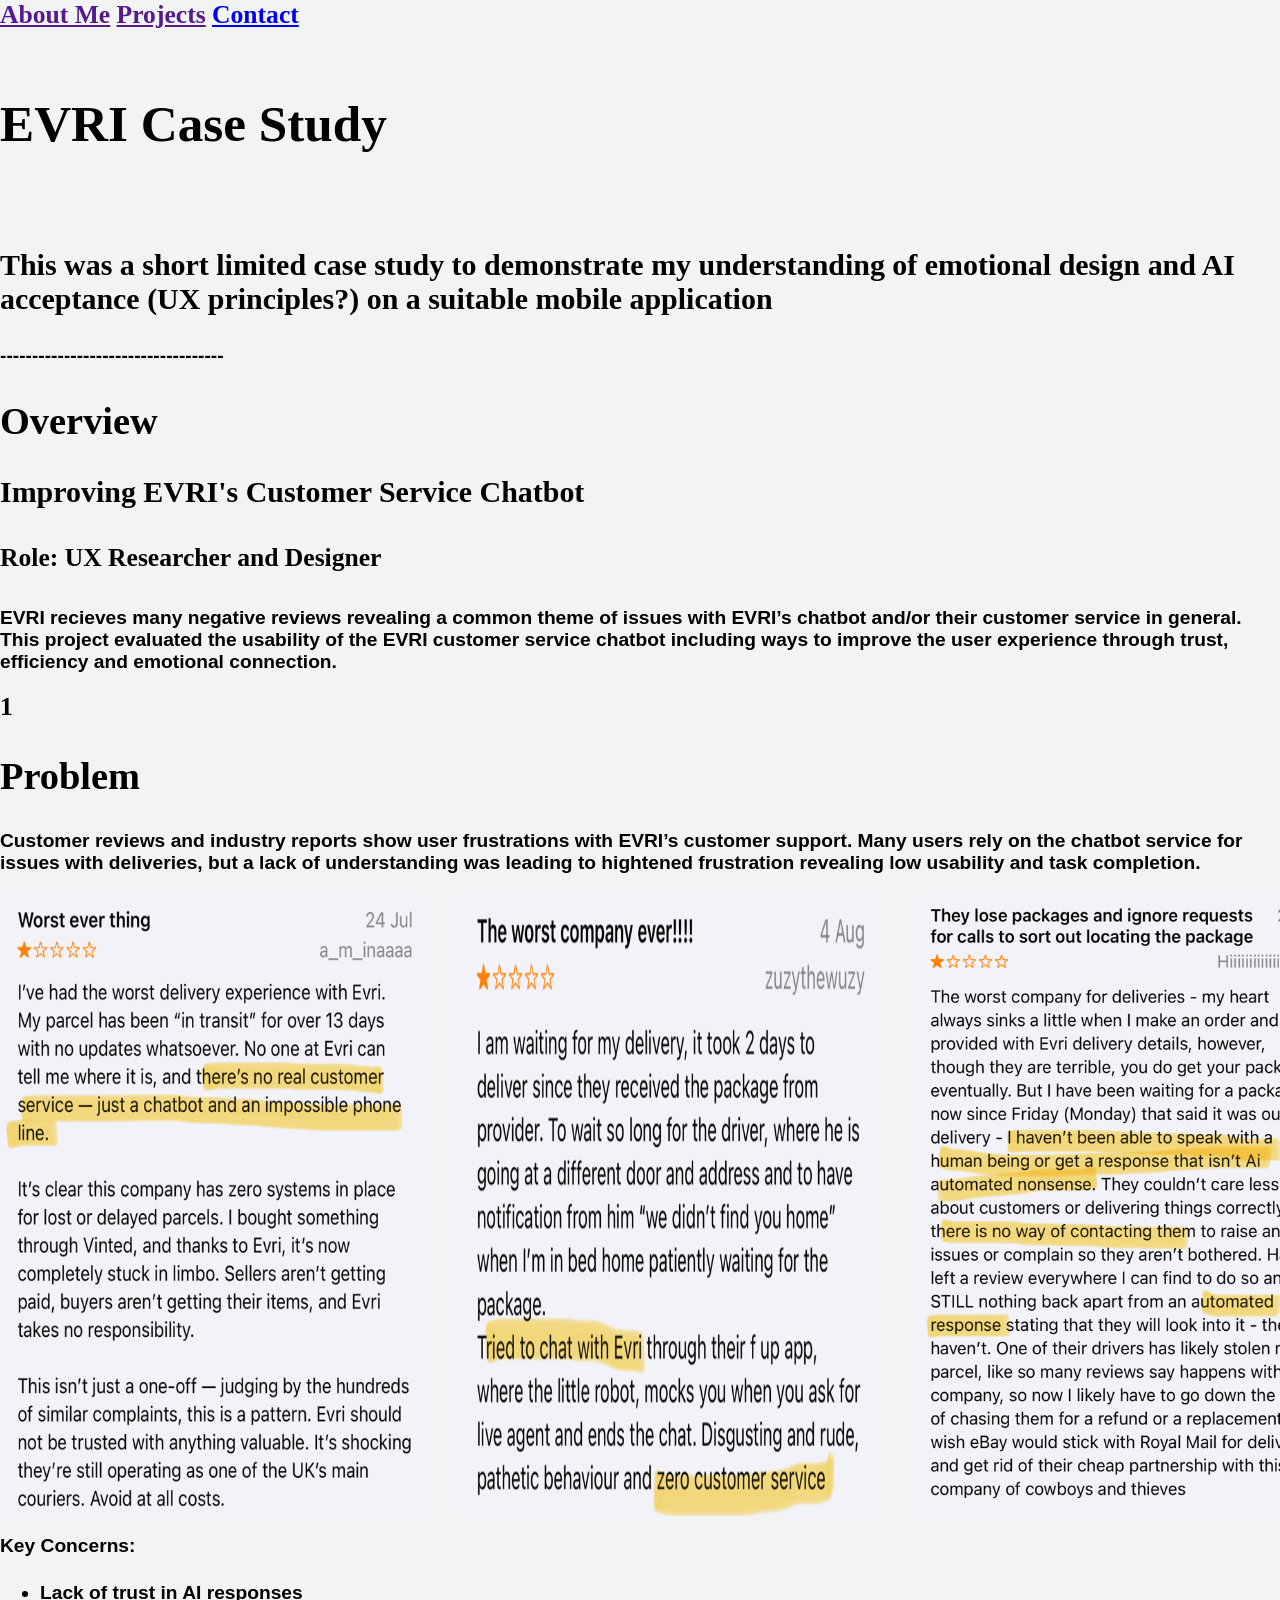
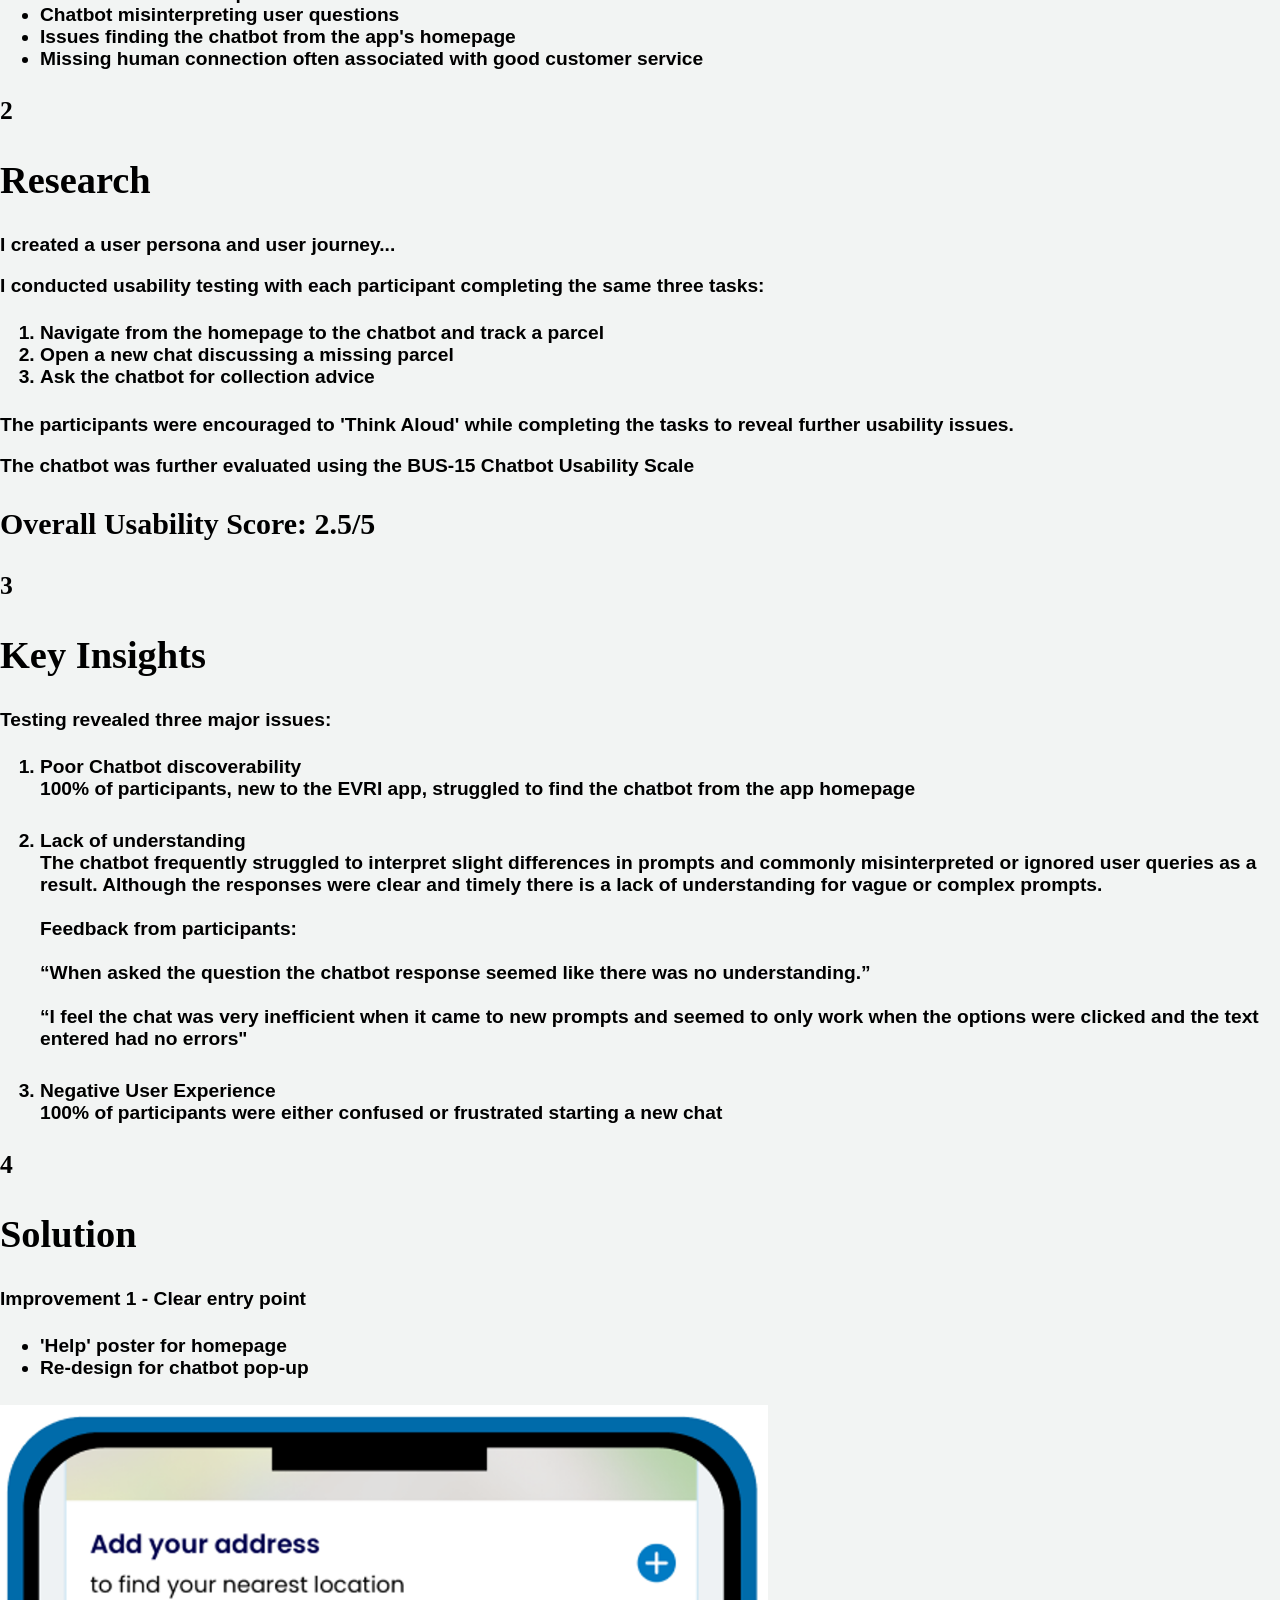
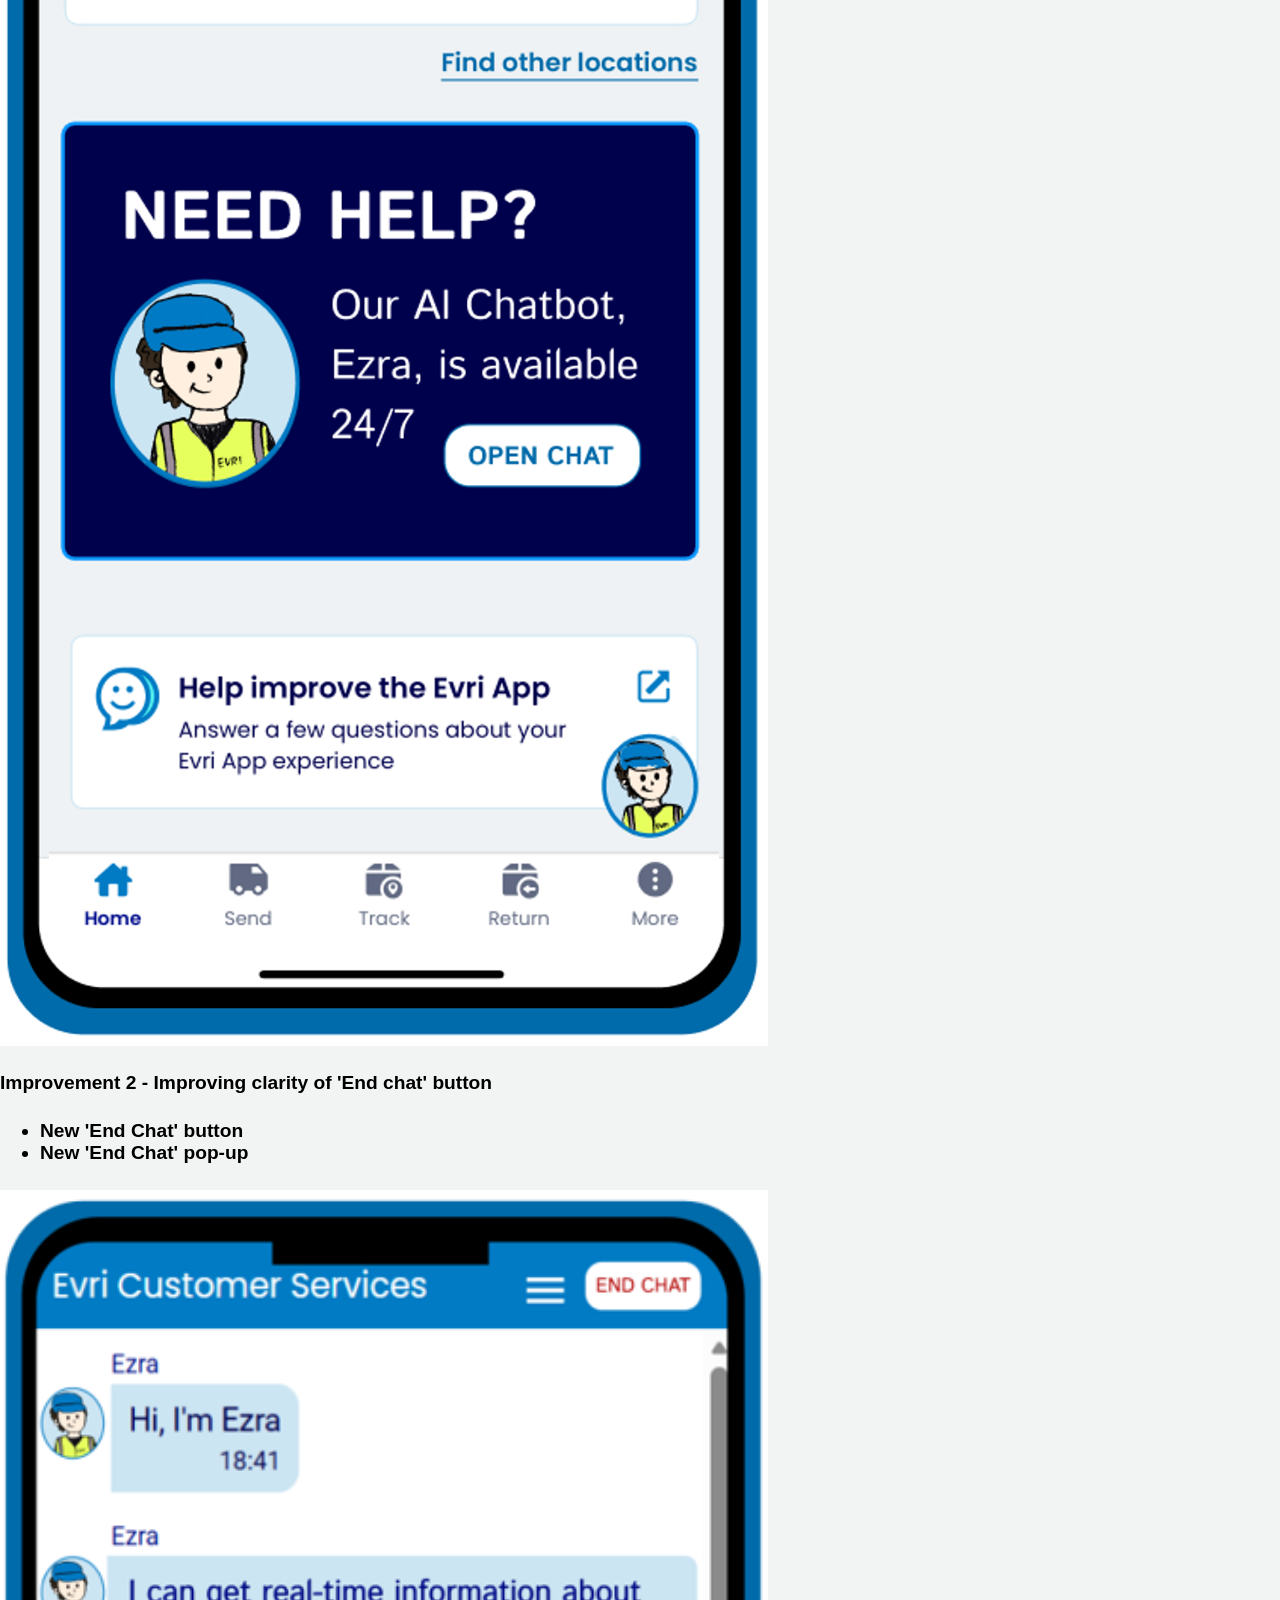
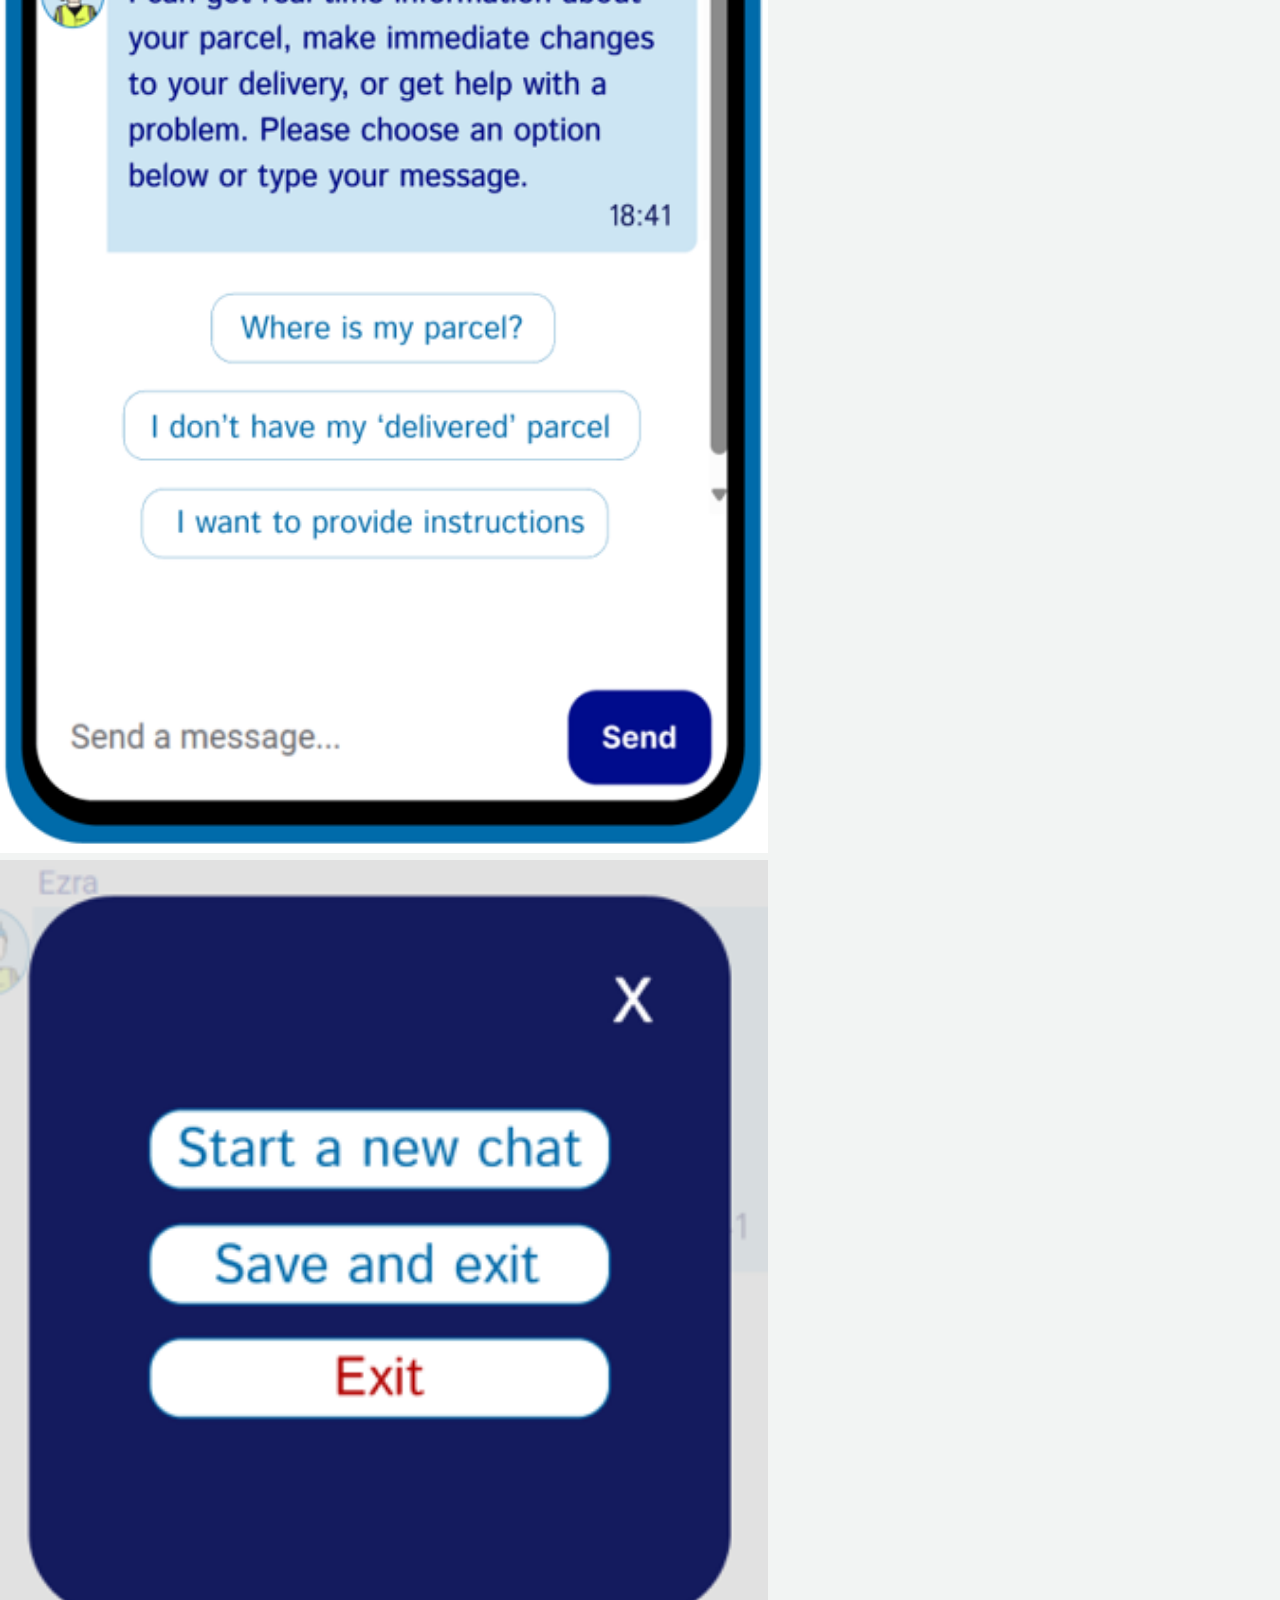
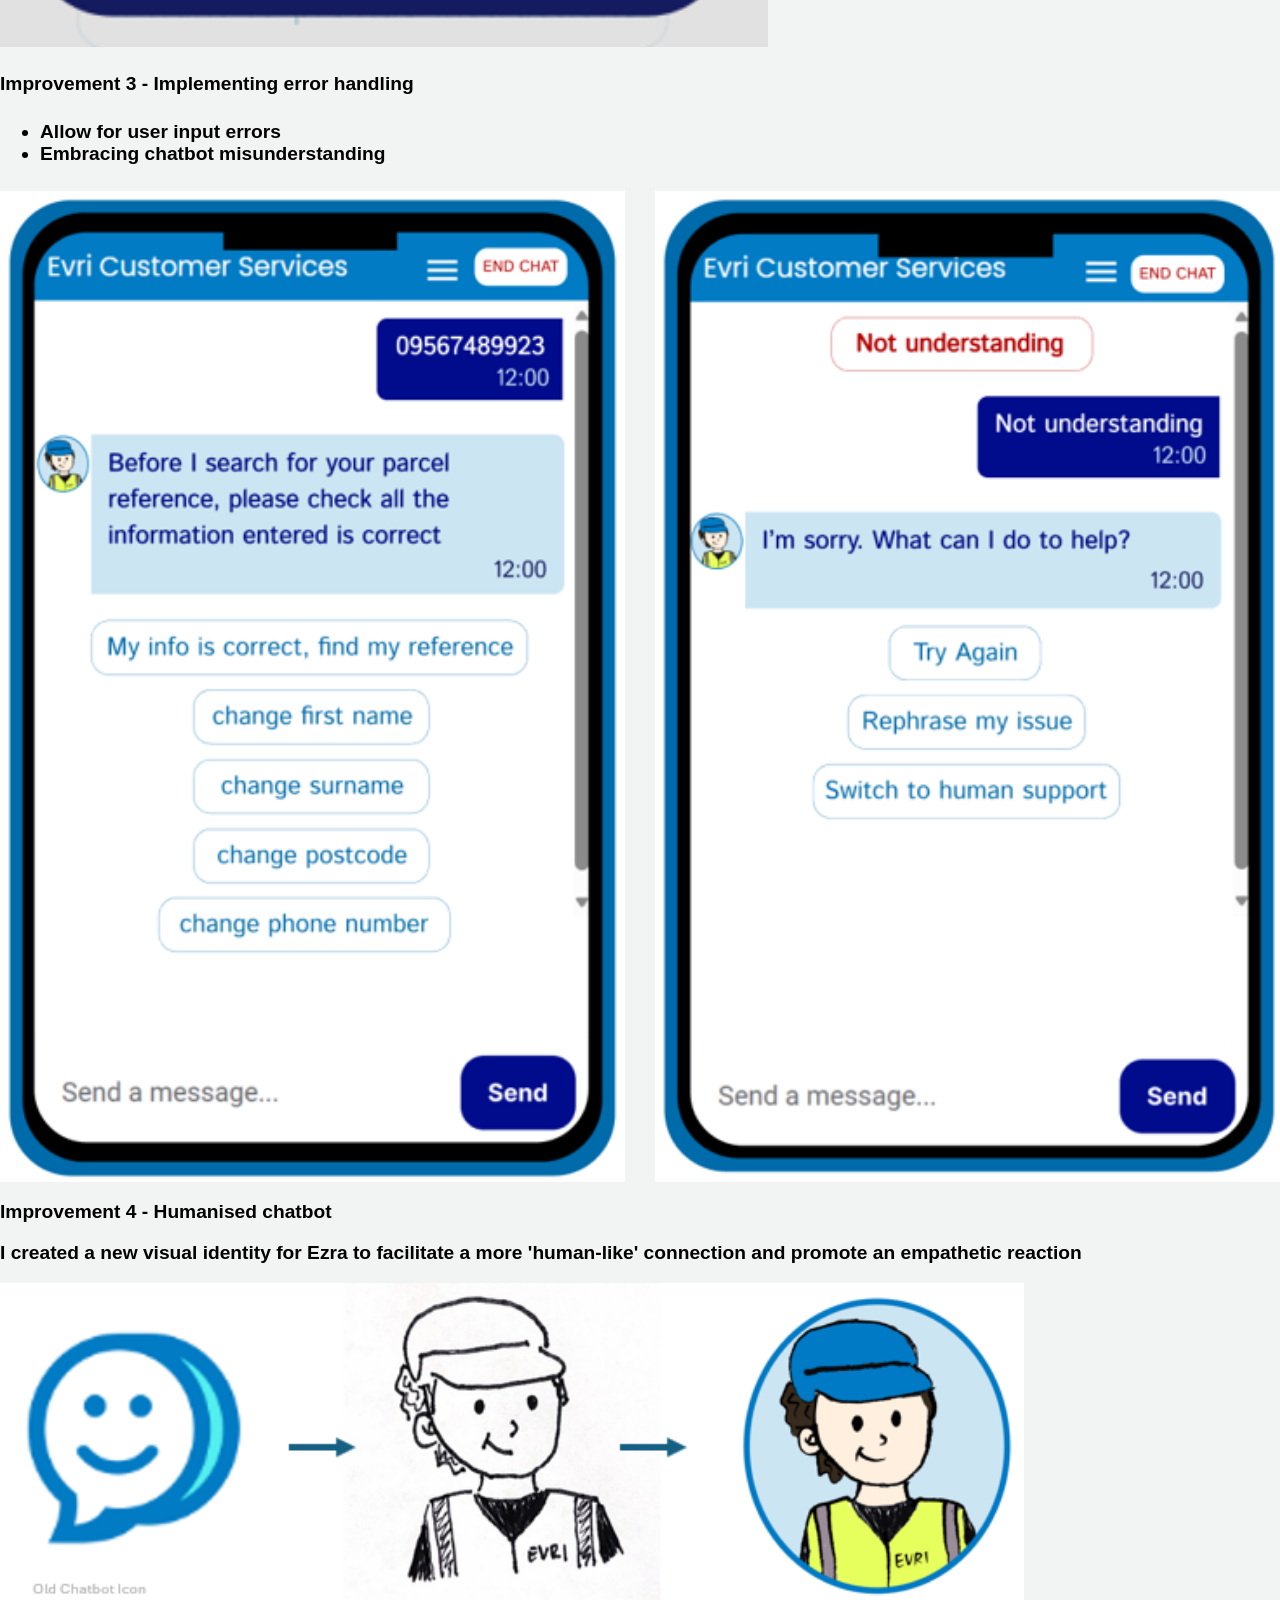
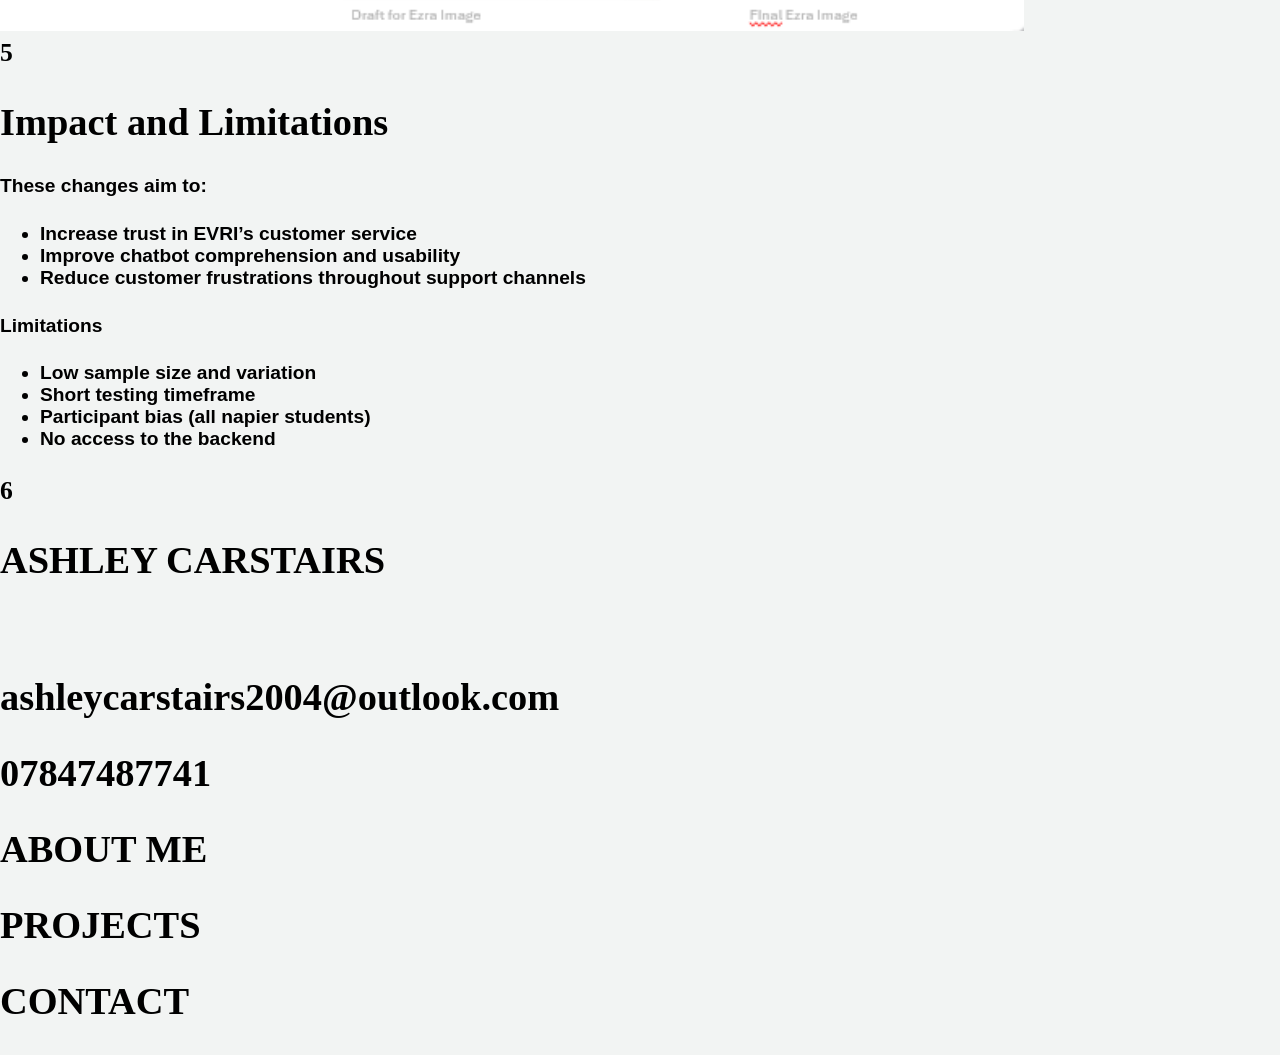
<file: evri2.html>
<!DOCTYPE html>

<html lang="en">
<head>
    <meta charset="utf-8" />
    <title>EVRI Case Study</title>
    <link rel="stylesheet" href="style.css">
</head>

<body>
    <div id="home">
        <!--Vertical Nav Bar on the left-hand side-->
        <div class="verticalNav">
            <a href="">About Me</a>
            <a href="">Projects</a>
            <a href="contact.html">Contact</a>
        </div>

            <!--EVRI Case Study-->
            <br>
            <h1>EVRI Case Study</h1>
            </br>
            <h3>This was a short limited case study to demonstrate my understanding of emotional design and AI acceptance (UX principles?) on a suitable mobile application</h3>
            <p>-----------------------------------</p>

            <!--Sticky nav bar but with numbers for the different sections
            <div id="numberBar">
                <p>1</p>
                <p>2</p>
                <p>3</p>
                <p>4</p>
                <p>5</p>

            </div>
            -->
    </div>

    <section class="timeline">
        <div class="timelineItem">
            <div class="timelineContent">
                <h2>Overview</h2>
                <h3>Improving EVRI's Customer Service Chatbot</h3>
                <h4>Role: UX Researcher and Designer</h4>
                <p>EVRI recieves many negative reviews revealing a common theme of issues with <b>EVRI’s chatbot and/or their customer service in general.</b> This project evaluated the usability of the EVRI customer service chatbot including ways to improve the user experience through trust, efficiency and emotional connection.</p>
            </div>
            <div class="timelineNumber">1</div>
        </div>

        <div class="timelineItem">
            <div class="timelineContent">
                <h2>Problem</h2>
                <p>Customer reviews and industry reports show user frustrations with EVRI’s customer support. Many users rely on the chatbot service for issues with deliveries, but a lack of understanding was leading to hightened frustration revealing low usability and task completion.</p>
                <div class="row">
                    <img src="reviewOne.png" alt="Negative EVRI review">
                    <img src="reviewTwo.png" alt="Negative EVRI review">
                    <img src="reviewFour.png" alt="Negative EVRI review">
                </div>

                <p>Key Concerns:</p>
                <ul>
                    <li>Lack of trust in AI responses</li>
                    <li>Chatbot misinterpreting user questions</li>
                    <li>Issues finding the chatbot from the app's homepage</li>
                    <li>Missing human connection often associated with good customer service</li>
                </ul>
            </div>
            <div class="timelineNumber">2</div>
        </div>

        <div class="timelineItem">
            <div class="timelineContent">
                <h2>Research</h2>
                <p>I created a user persona and user journey...</p>
                <p>I conducted usability testing with each participant completing the same three tasks:</p>
                <ol>
                    <li>Navigate from the homepage to the chatbot and track a parcel</li>
                    <li>Open a new chat discussing a missing parcel</li>
                    <li>Ask the chatbot for collection advice</li>
                </ol>
                <p>The participants were encouraged to <b>'Think Aloud'</b> while completing the tasks to reveal further usability issues.</p>
                <p>The chatbot was further evaluated using the <b>BUS-15 Chatbot Usability Scale</b></p>
                <h3><b>Overall Usability Score: 2.5/5</b></h3>
            </div>
            <div class="timelineNumber">3</div>
        </div>

        <div class="timelineItem">
            <div class="timelineContent">
                <h2>Key Insights</h2>
                <p>Testing revealed three major issues:</p>
                <ol>
                    <li><b>Poor Chatbot discoverability</b><br>100% of participants, new to the EVRI app, struggled to find the chatbot from the app homepage</b></li><br>
                    <li><b>Lack of understanding</b><br>The chatbot frequently struggled to interpret slight differences in prompts and commonly misinterpreted or ignored user queries as a result. Although the responses were clear and timely there is a lack of understanding for vague or complex prompts.
                    <br><br>Feedback from participants:<br><br>
                    <b>“When asked the question the chatbot response seemed like there was no understanding.”</b>
                    <br><br><b>“I feel the chat was very inefficient when it came to new prompts and seemed to only work when the options were clicked and the text entered had no errors"</b>
                    </li><br>
                    <li><b>Negative User Experience</b><br>100% of participants were either confused or frustrated starting a new chat</li>
                </ol>
            </div>
            <div class="timelineNumber">4</div>
        </div>

        <div class="timelineItem">
            <div class="timelineContent">
                <h2>Solution</h2>
                <p><b>Improvement 1 - Clear entry point</b></p>
                <ul>
                    <li>'Help' poster for homepage</li>
                    <li>Re-design for chatbot pop-up</li>
                </ul>
                <img style="width:60%" src="improveOne.png" alt="Help poster and pop-up">

                <p><b>Improvement 2 - Improving clarity of 'End chat' button</b></p>
                <ul>
                    <li>New 'End Chat' button</li>
                    <li>New 'End Chat' pop-up</li>
                </ul>
                <img style="width:60%" src="improveTwo.png" alt="'End Chat' button">
                <img style="width:60%" src="improveTwo2.png" alt="'End Chat pop-up">

                <p><b>Improvement 3 - Implementing error handling</b></p>
                <ul>
                    <li>Allow for user input errors</li>
                    <li>Embracing chatbot misunderstanding</li>
                </ul>
                <div class="row">
                        <img style="width:50%; align-items: center;" src="improveThree.png" alt="User Errors redesign">
                        <img style="width:50%; align-items: center;" src="improveThree2.png" alt="Chatbot error redesign">
                    </div>

                <p><b>Improvement 4 - Humanised chatbot</b></p>
                <p>I created a new visual identity for Ezra to facilitate a more 'human-like' connection and promote an empathetic reaction </p>
                <img style="width:80%; align-items: center;" src="Ezra.png" alt="Ezra re-design">
            </div>
            <div class="timelineNumber">5</div>
        </div>

        <div class="timelineItem">
            <div class="timelineContent">
                <h2>Impact and Limitations</h2>
                <p>These changes aim to:</p>
                <ul>
                    <li>Increase trust in EVRI’s customer service</li>
                    <li>Improve chatbot comprehension and usability</li>
                    <li>Reduce customer frustrations throughout support channels</li>
                </ul>

                <p>Limitations</p>
                <ul>
                    <li>Low sample size and variation</li>
                    <li>Short testing timeframe</li>
                    <li>Participant bias (all napier students)</li>
                    <li>No access to the backend</li>
                </ul>
            </div>
            <div class="timelineNumber">6</div>
        </div>

    </section>

    <!--Footer-->
    <div class="footer">
        <div class="left">
            <h2>ASHLEY CARSTAIRS</h2>
        </br>
            <h2>ashleycarstairs2004@outlook.com</h2>
            <h2>07847487741</h2>
        </div>

        <div id="right">
            <h2>ABOUT ME</h2>
            <h2>PROJECTS</h2>
            <h2>CONTACT</h2>
        </div>

    </div>
    
    <script src="script.js"></script>
</body>
</html>
</file>
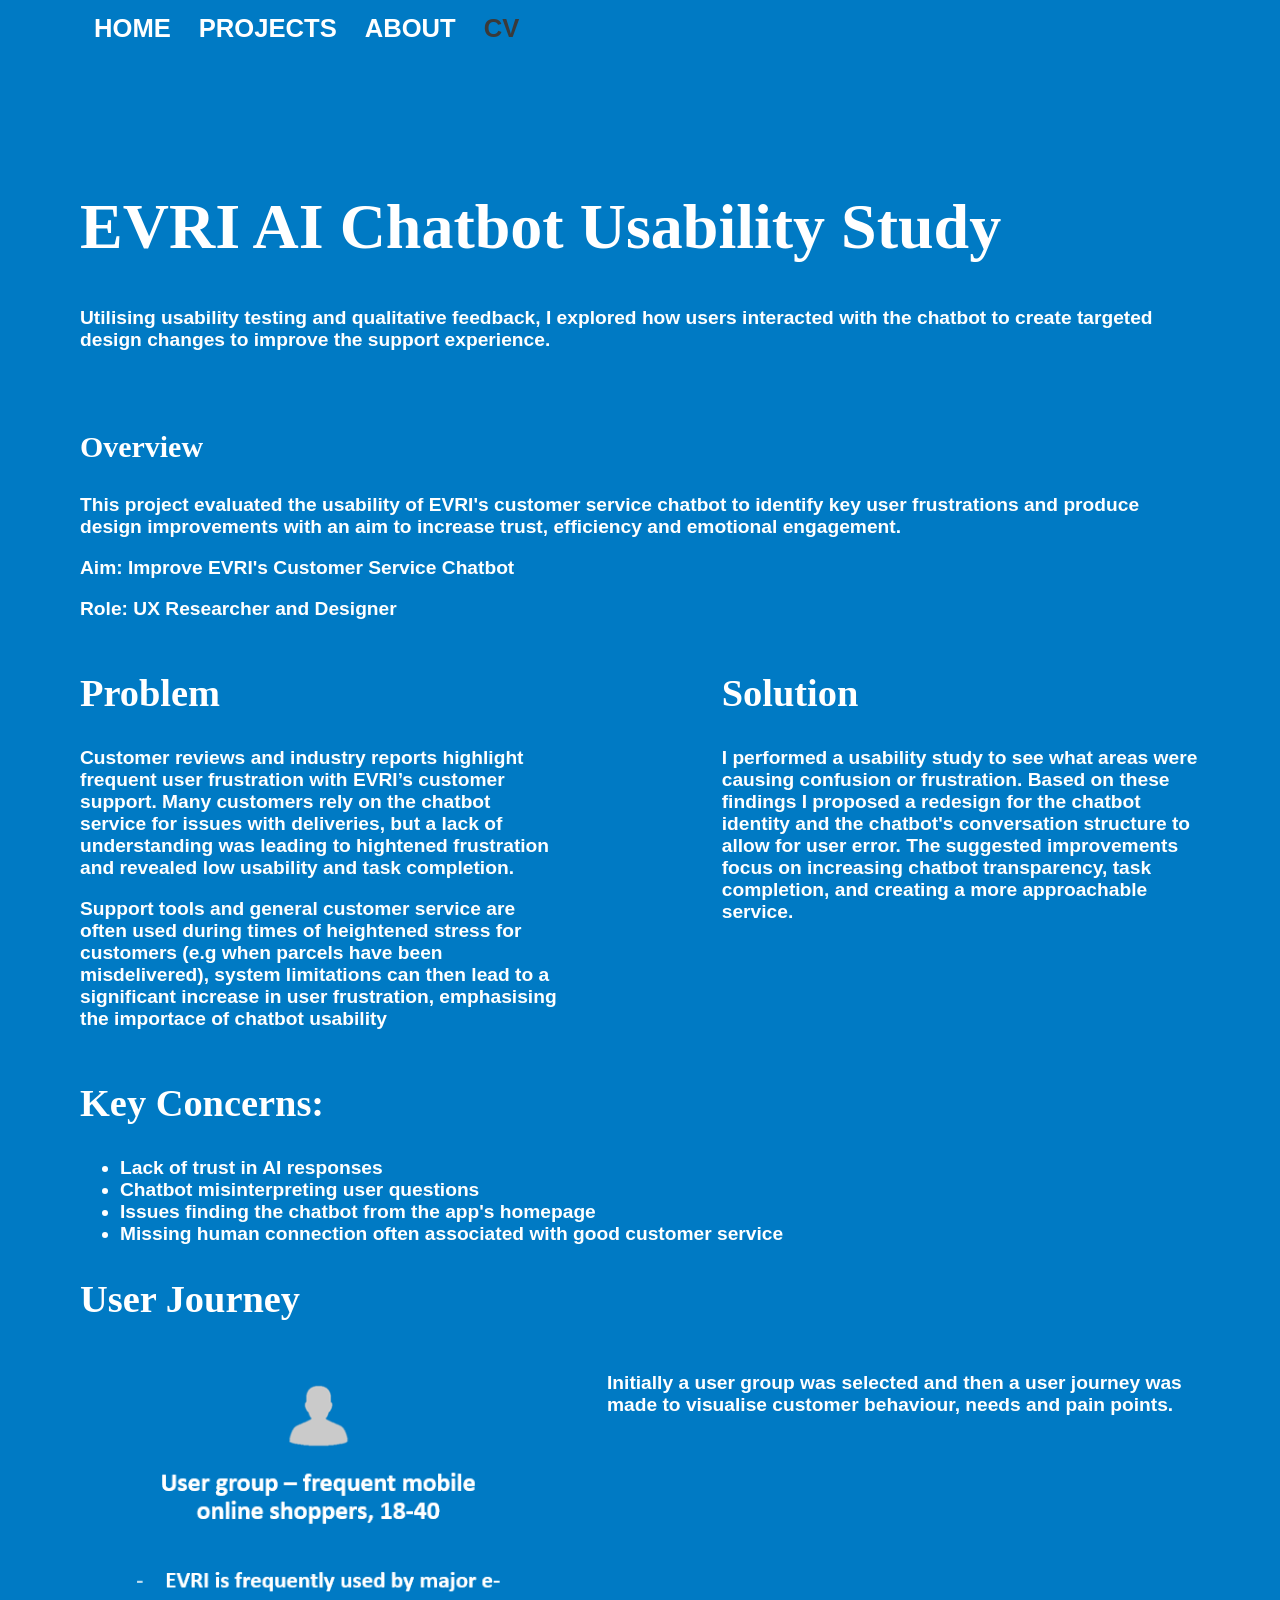
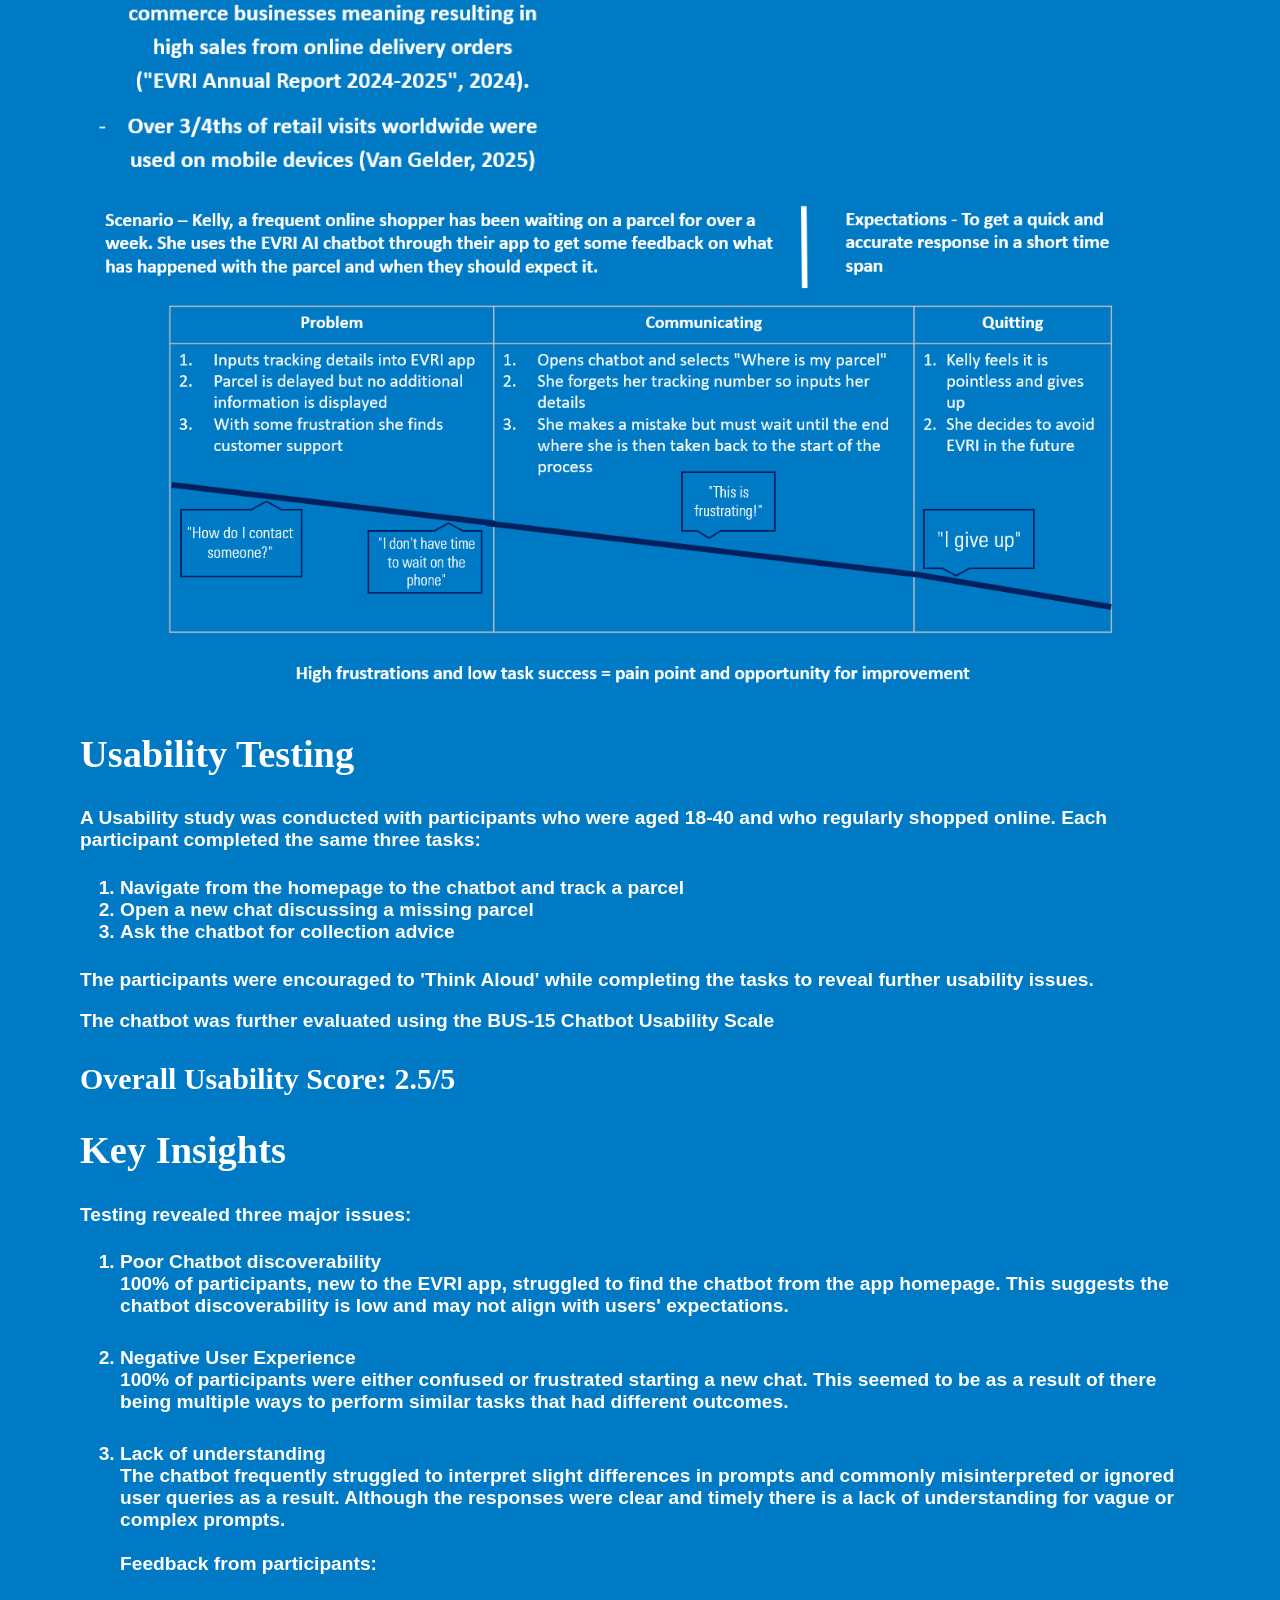
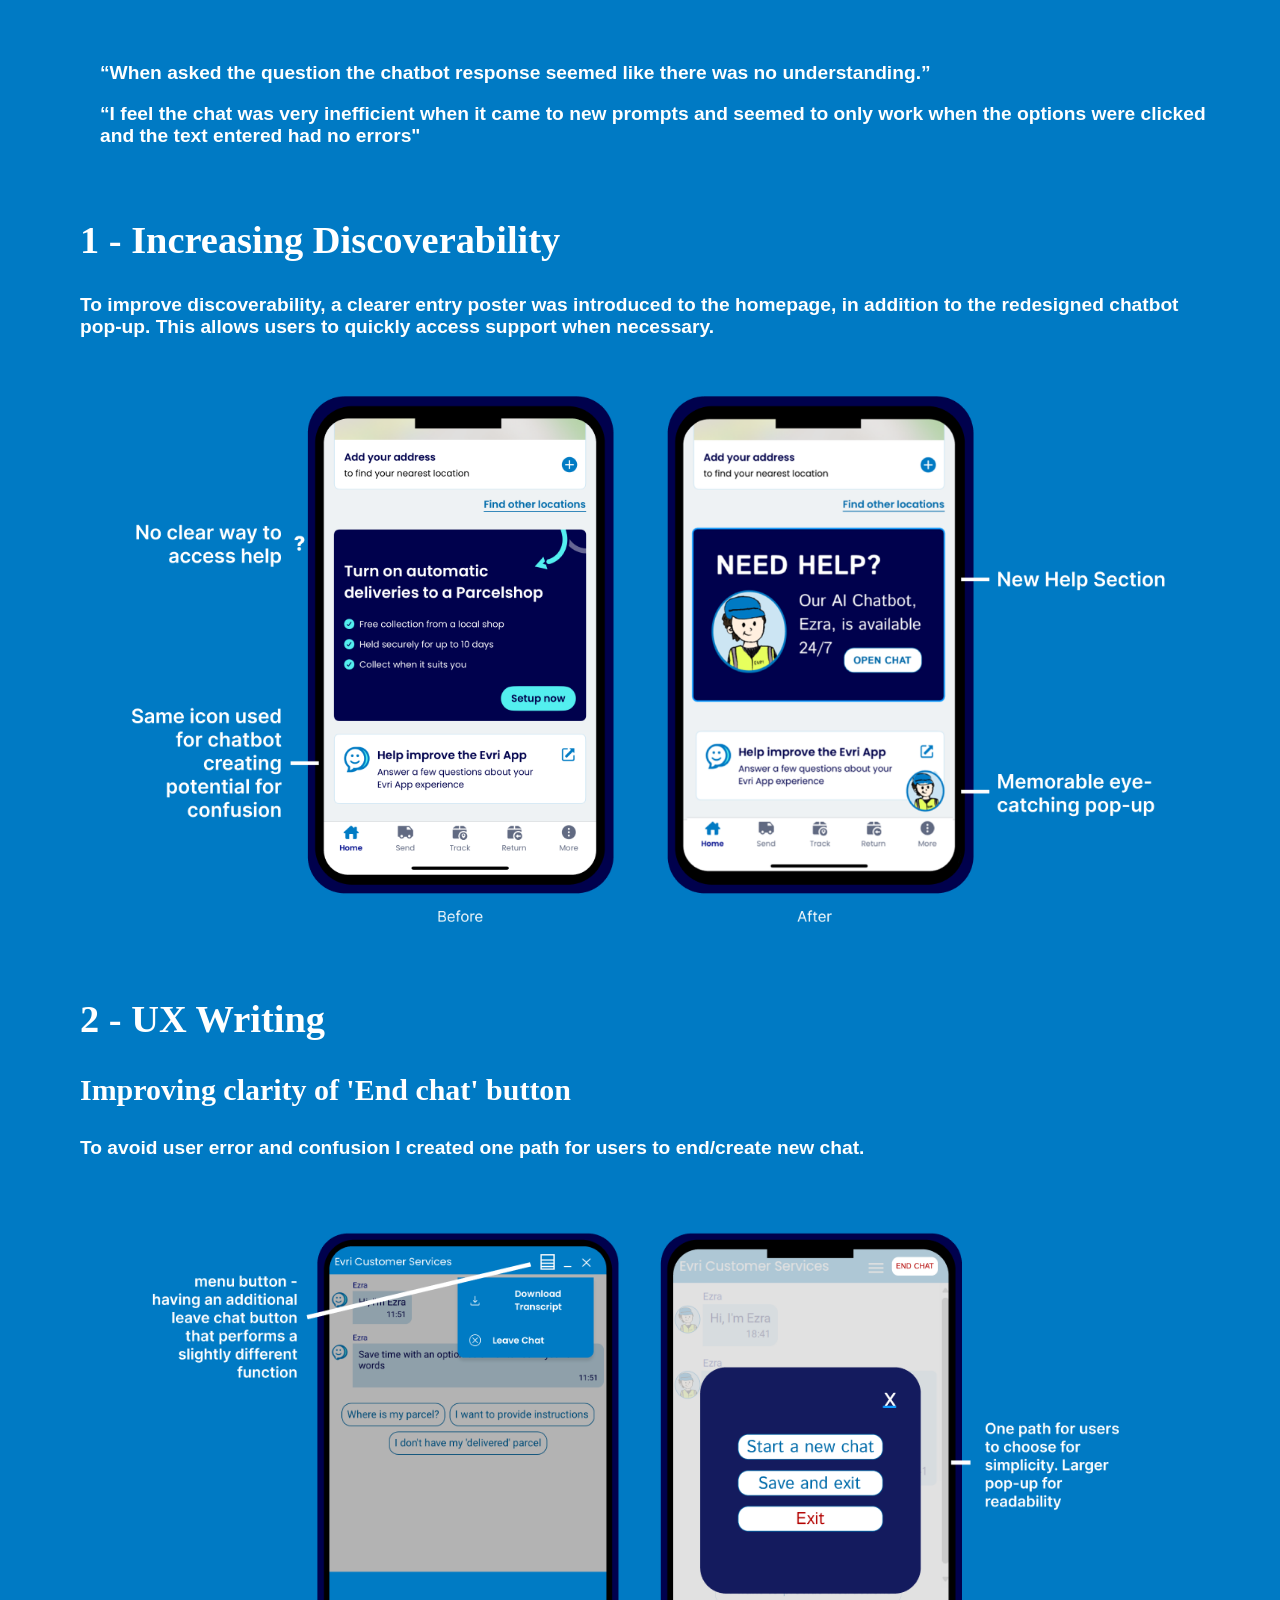
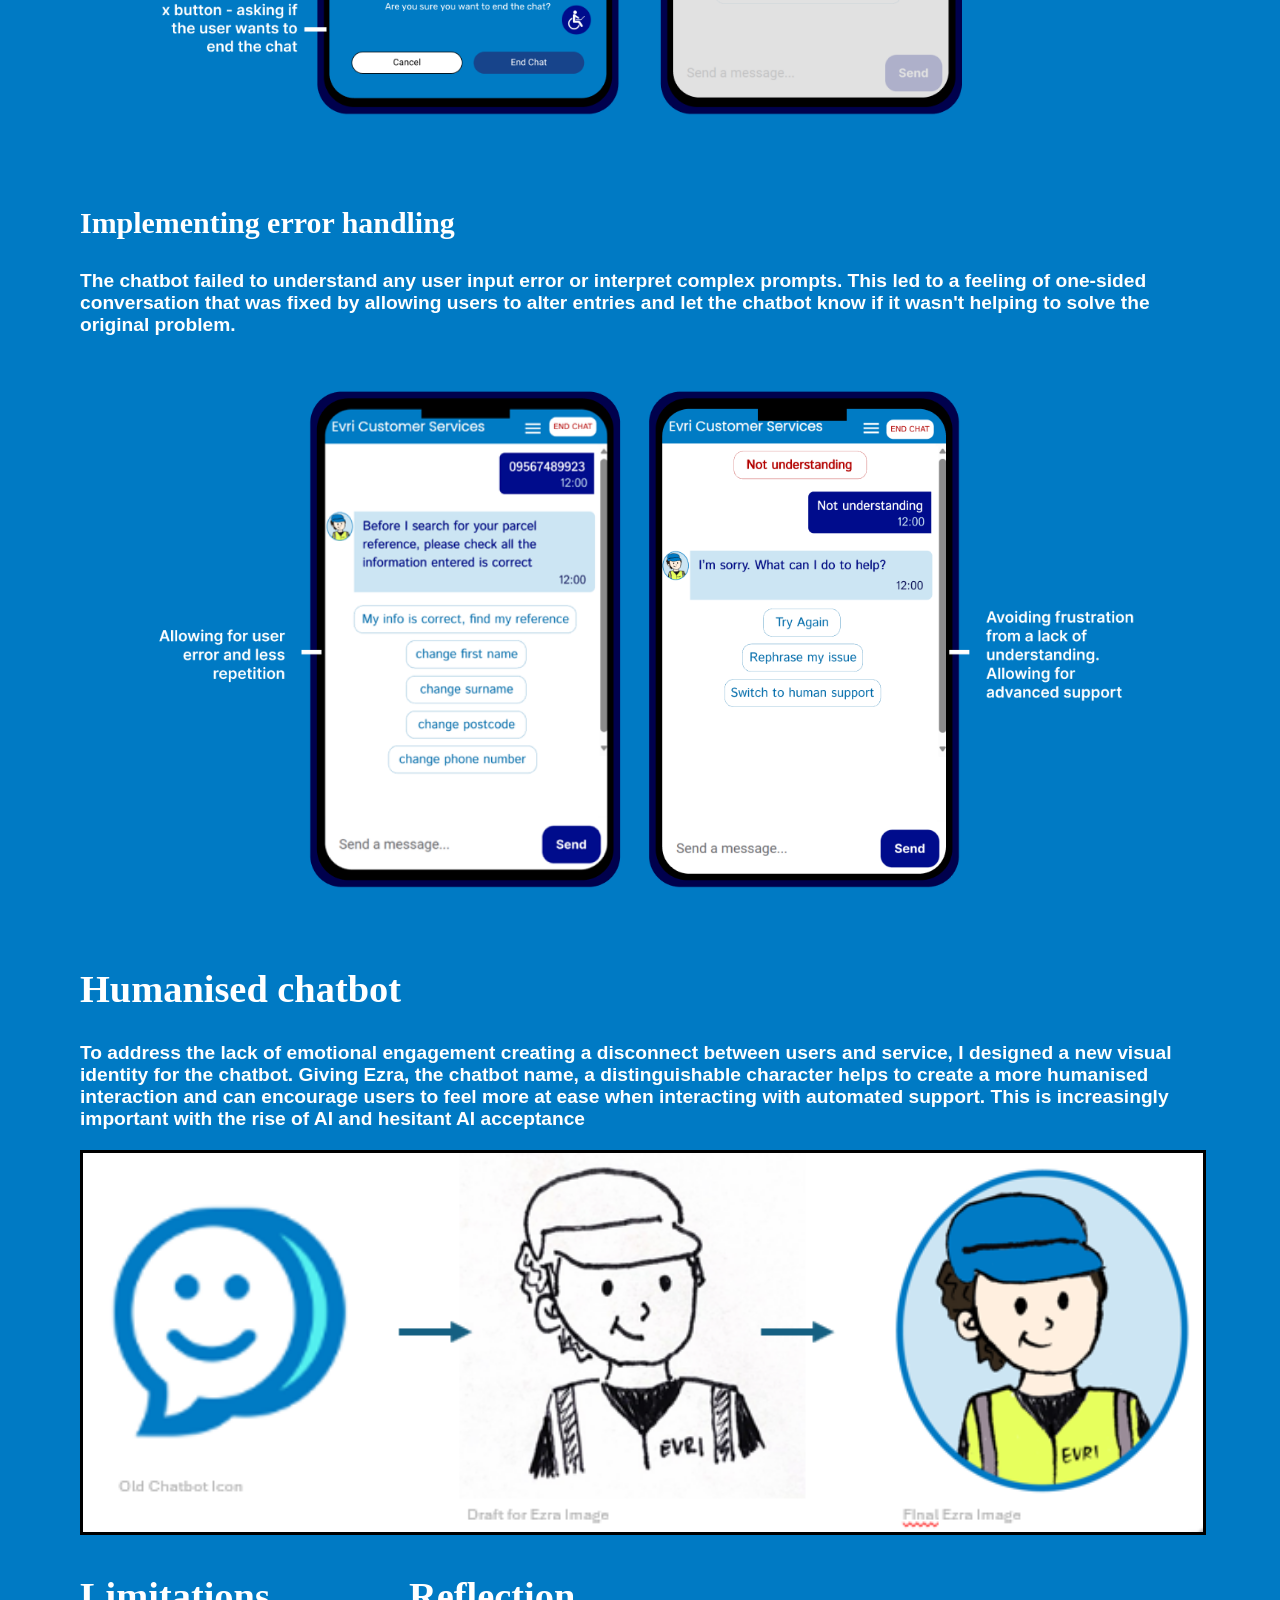
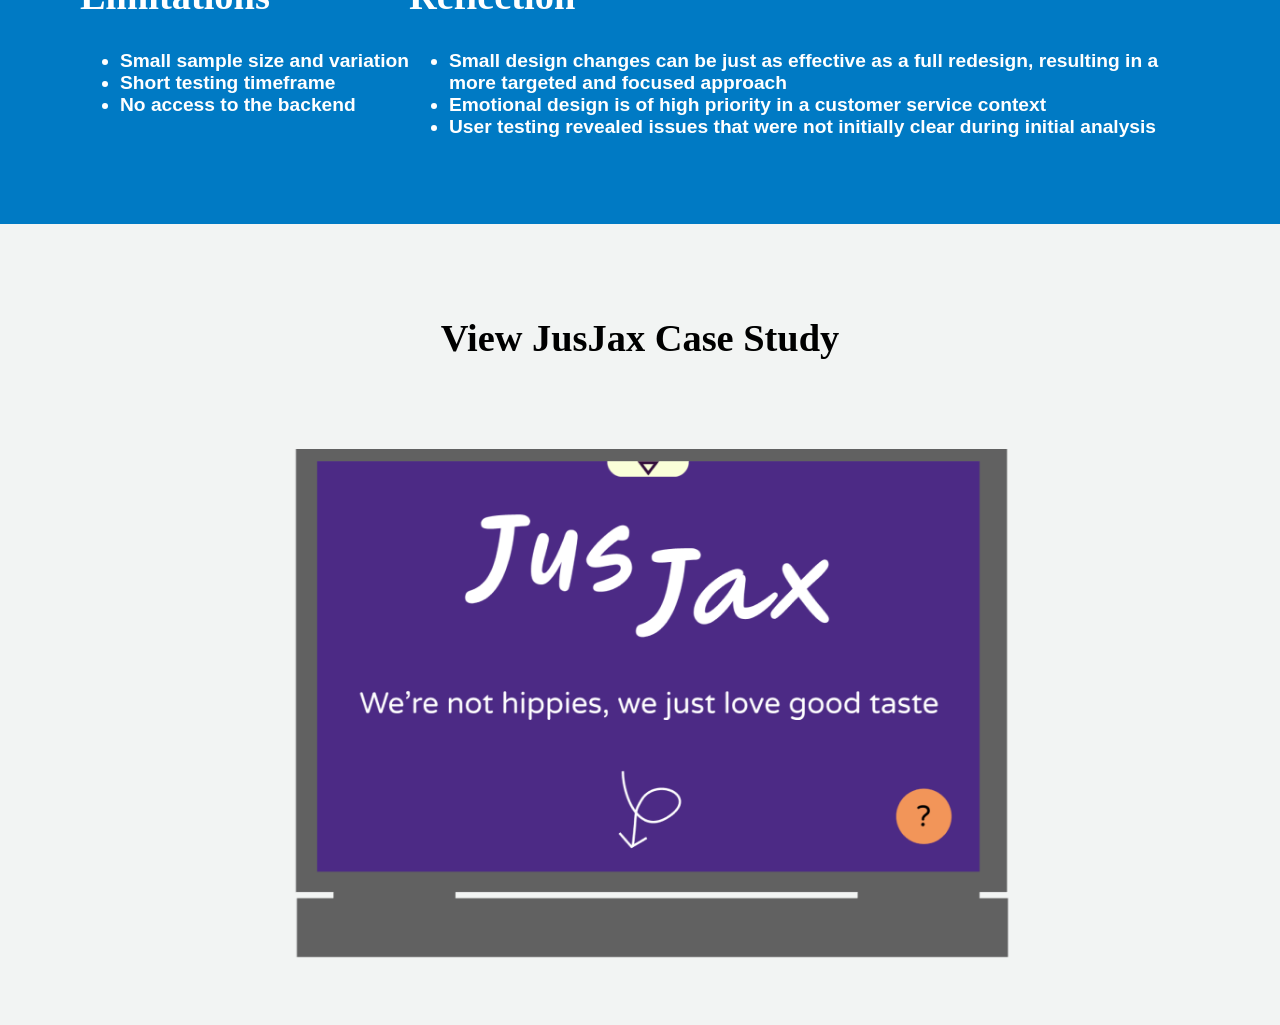
<file: evriNew.html>
<!DOCTYPE html>

<html lang="en">
<head>
    <meta charset="utf-8" />
    <title>EVRI Case Study</title>
    <link rel="stylesheet" href="style.css">
</head>

<body style="background-color:#007AC4; color:#ffffff">

    <div class="content">
        <div id="navBar" style="background-color:#007AC4;">
            <a style="color: #ffffff;" href="index.html">HOME</a>
            <a style="color: #ffffff;" href="index.html#projects">PROJECTS</a>
            <a style="color: #ffffff;" href="about.html">ABOUT</a>
            <a href="PortfolioArtefactChanges.pdf">CV</a>
        </div>

        <!--EVRI Case Study-->
        <br>
        <br>
        <br>
        <h1 style="font-size: 5vw;">EVRI AI Chatbot Usability Study</h1>
        <p>Utilising usability testing and qualitative feedback, I explored how users interacted with the chatbot to 
            create targeted design changes to improve the support experience.</p>
        <br>
        <h3>Overview</h3>
        <p>This project evaluated the usability of EVRI's customer service chatbot to identify key user frustrations 
            and produce design improvements with an aim to increase trust, efficiency and emotional engagement.</p>
        
        <p><b>Aim:</b> Improve EVRI's Customer Service Chatbot</p>
        <p><b>Role:</b> UX Researcher and Designer</p>
    </div>
    
    <div class="twoGrid">

        <div class="content">
        <h2>Problem</h2>
        <p>Customer reviews and industry reports highlight frequent user frustration with EVRI’s customer support.
             Many customers rely on the chatbot service for issues with deliveries, but a lack of understanding was 
             leading to hightened frustration and revealed low usability and task completion.</p>
        
        <p>Support tools and general customer service are often used during times of heightened 
            stress for customers (e.g when parcels have been misdelivered), system limitations can 
            then lead to a significant increase in user frustration, emphasising the importace of 
            chatbot usability</p>
        </div>
    
        <div class="content">
            <h2>Solution</h2>
            <p>I performed a usability study to see what areas were causing confusion or frustration. Based on these findings I proposed a redesign for the chatbot identity and the chatbot's conversation structure to allow for user error. The suggested improvements focus on increasing chatbot transparency, task completion, and creating a more approachable service.</p>
        </div>
    
    </div>

    <div class="content">
        <h2>Key Concerns:</h2>
            <ul>
                <li>Lack of trust in AI responses</li>
                <li>Chatbot misinterpreting user questions</li>
                <li>Issues finding the chatbot from the app's homepage</li>
                <li>Missing human connection often associated with good customer service</li>
            </ul>
    </div>
    
    <div class="content">
        <h2>User Journey</h2>

        <div style="gap: 30px;" class="twoGrid">
            <div>
                <img style="width: 100%" src="evriUserGroupNew.png" alt="Evri User Group">
            </div>
            
            <div>
                <p>Initially a user group was selected and then a user journey was made to visualise customer behaviour, needs and pain points.</p>
            </div>
        </div>
        
        <img style="width: 100%" src="evriUserJourneyNew.png" alt="Evri User Journey">
    </div>

    <div class="content">
        <h2>Usability Testing</h2>

        <p>A Usability study was conducted with participants who were aged 18-40 and who regularly shopped online. Each participant completed the same three tasks:</p>
        <ol>
            <li>Navigate from the homepage to the chatbot and track a parcel</li>
            <li>Open a new chat discussing a missing parcel</li>
            <li>Ask the chatbot for collection advice</li>
        </ol>
        <p>The participants were encouraged to <b>'Think Aloud'</b> while completing the tasks to reveal further usability issues.</p>
        <p>The chatbot was further evaluated using the <b>BUS-15 Chatbot Usability Scale</b></p>
        <h3><b>Overall Usability Score: 2.5/5</b></h3>

    </div>
                
    <div class="content">
        <h2>Key Insights</h2>
        <p>Testing revealed three major issues:</p>
        <ol>
            <li><b>Poor Chatbot discoverability</b><br>100% of participants, new to the EVRI app, struggled to find the chatbot from the app homepage.
             This suggests the chatbot discoverability is low and may not align with users' expectations.</b></li><br>
            
             <li><b>Negative User Experience</b><br>100% of participants were either confused or frustrated starting a new chat.
             This seemed to be as a result of there being multiple ways to perform similar tasks that had different outcomes.</li><br>
            
             <li><b>Lack of understanding</b><br>The chatbot frequently struggled to interpret slight differences in prompts and commonly misinterpreted 
                or ignored user queries as a result. Although the responses were clear and timely there is a lack of understanding for vague or complex prompts.
            
                <br><br>Feedback from participants:<br><br>
        </ol>    
            <div class="emphasis">
                <p>“When asked the question the chatbot response seemed like there was no understanding.”</p>
                <p>“I feel the chat was very inefficient when it came to new prompts and seemed to only work when the options were clicked and 
                    the text entered had no errors"</p>
            </div>
    </div>        

            <div class="content">
                <h2><b>1 - Increasing Discoverability</b></h2>
                <p>To improve discoverability, a clearer entry poster was introduced to the homepage, in addition to the redesigned chatbot pop-up.
                    This allows users to quickly access support when necessary.
                </p>
                
                <img style="width:100%" src="discoverability.png" alt="Help poster and pop-up mobile prototype">
            </div>

            <div class="content">
                <h2>2 - UX Writing</h2>
                <h3><b>Improving clarity of 'End chat' button</b></h3>
                <p>To avoid user error and confusion I created one path for users to end/create new chat.</p>
    
                <img style="width: 100%;" src="newChat.png" alt="new chat mobile prototype">

                <h3><b>Implementing error handling</b></h3>
                <p>The chatbot failed to understand any user input error or interpret complex prompts.
                    This led to a feeling of one-sided conversation that was fixed by allowing users to 
                    alter entries and let the chatbot know if it wasn't helping to solve the original problem.</p>
                </p>
                
                <img style="width: 100%" src="UXWriting.png" alt="UX Writing improvements">

            </div>

            <div class="content">
                <h2><b>Humanised chatbot</b></h2>
                <p>To address the lack of emotional engagement creating a disconnect between users and service, I designed a new visual identity 
                    for the chatbot. Giving Ezra, the chatbot name, a distinguishable character helps to create a more humanised interaction and 
                    can encourage users to feel more at ease when interacting with automated support. This is increasingly important with the rise 
                    of AI and hesitant AI acceptance</p>
                <img style="width:100%; border-style:solid; border-color: black;" src="Ezra.png" alt="Ezra evolution re-design">
            </div>        
    
    <div class="content">
    <div class="twoGrid">
        <div>
        <h2>Limitations</h2>
        <ul>
            <li>Small sample size and variation</li>
            <li>Short testing timeframe</li>
            <li>No access to the backend</li>
        </ul>
        </div>
    
        <div>
        <h2>Reflection</h2>
        <ul>
            <li>Small design changes can be just as effective as a full redesign, resulting in a more targeted and focused approach</li>
            <li>Emotional design is of high priority in a customer service context</li>
            <li>User testing revealed issues that were not initially clear during initial analysis</li>
        </ul>
        <br>
        <br>
        </div>
        </div>


    </div>

    <div class="content" style="background-color: #F2F4F3;">
        <br>
        <br>
        <h2 style="color: #000000; text-align:center">View JusJax Case Study</h2>
        <img style="width: 100%" src="jjLink.png" alt="dottyville button">
    </div>
    
    <script src="script.js"></script>
</body>
</html>
</file>
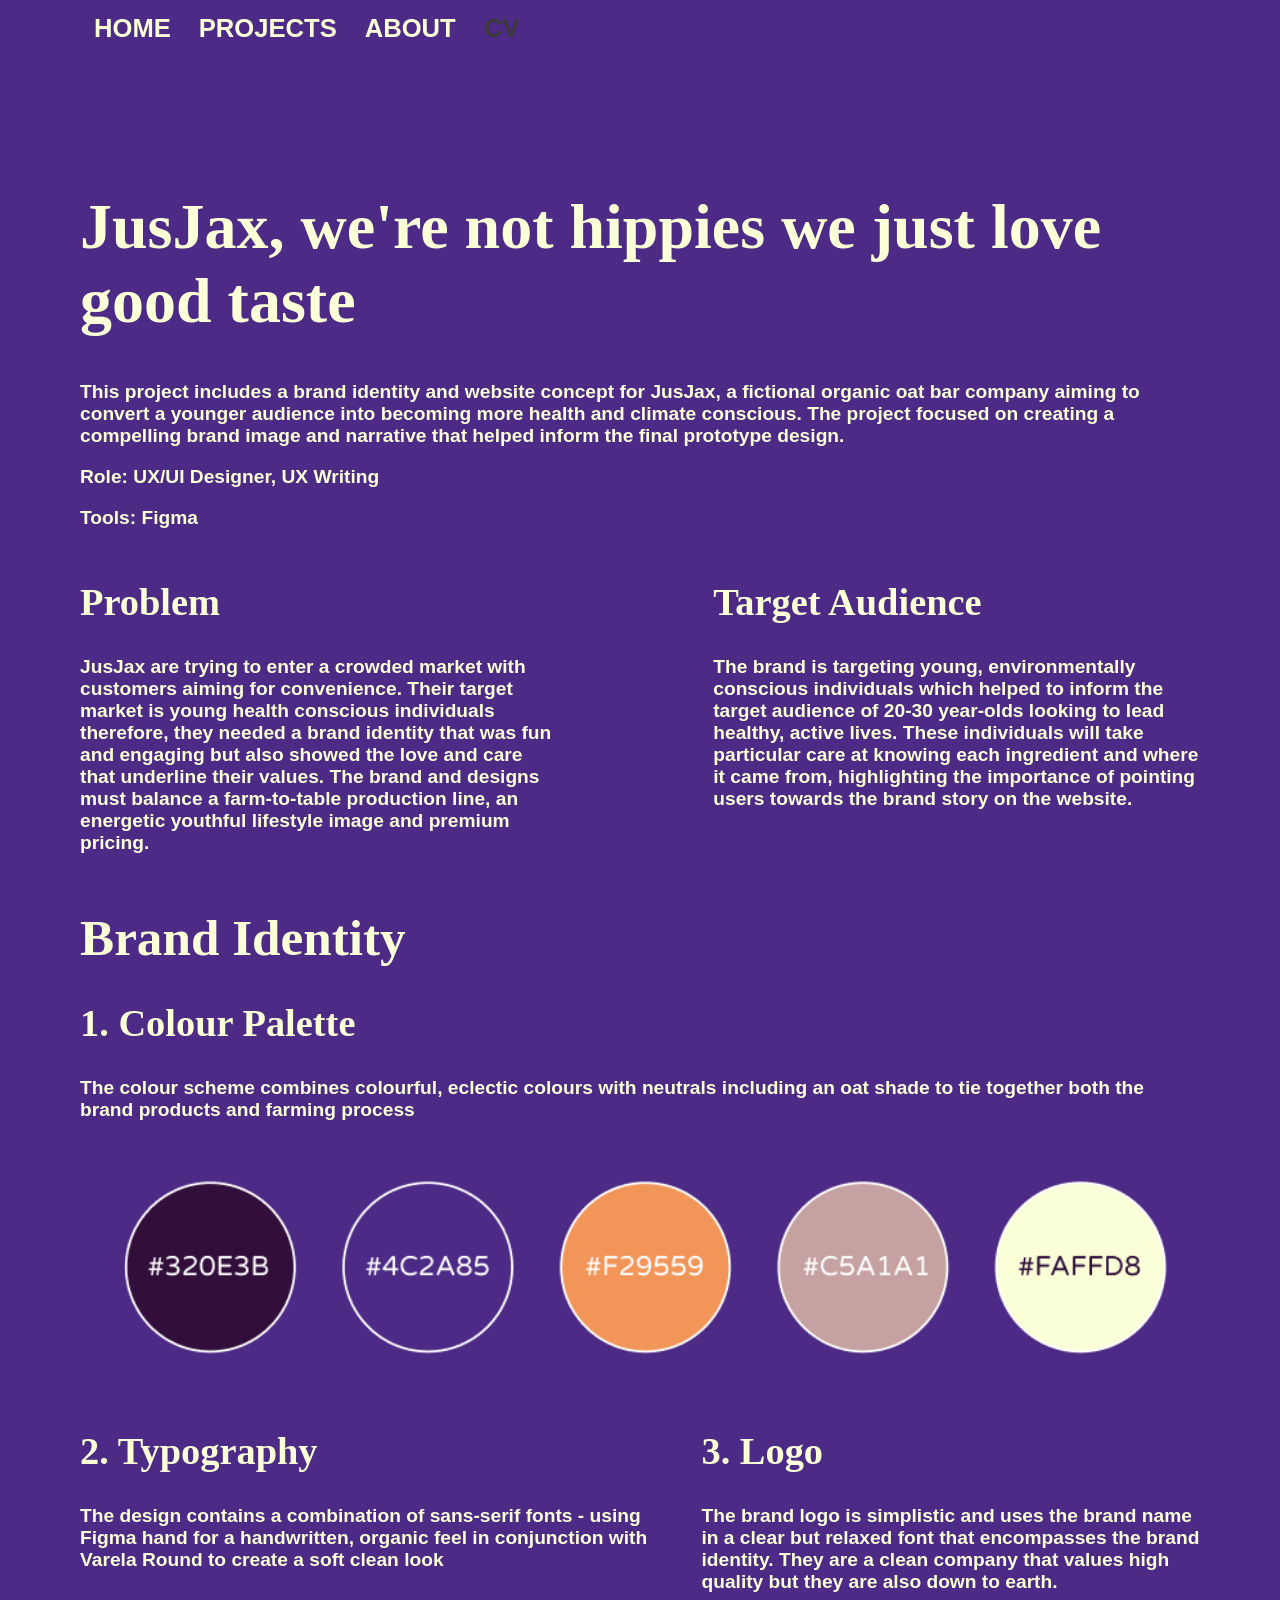
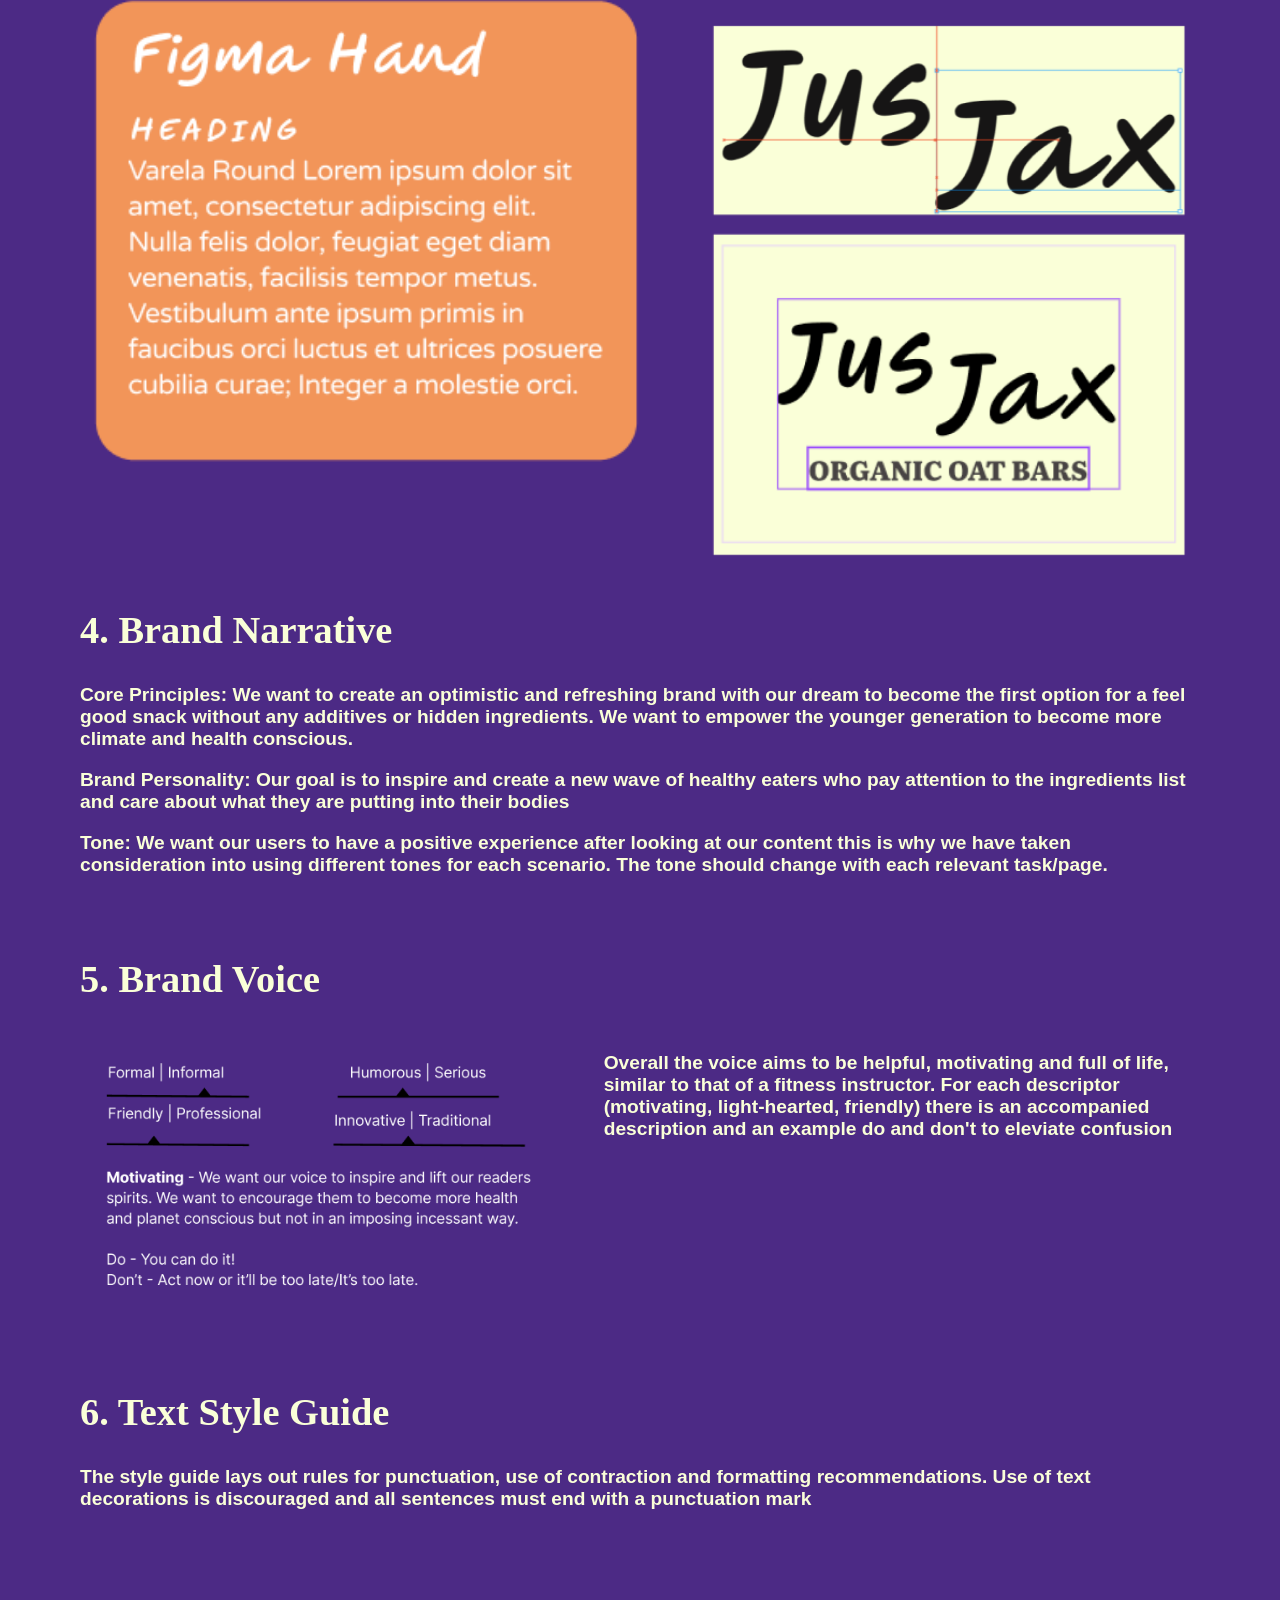
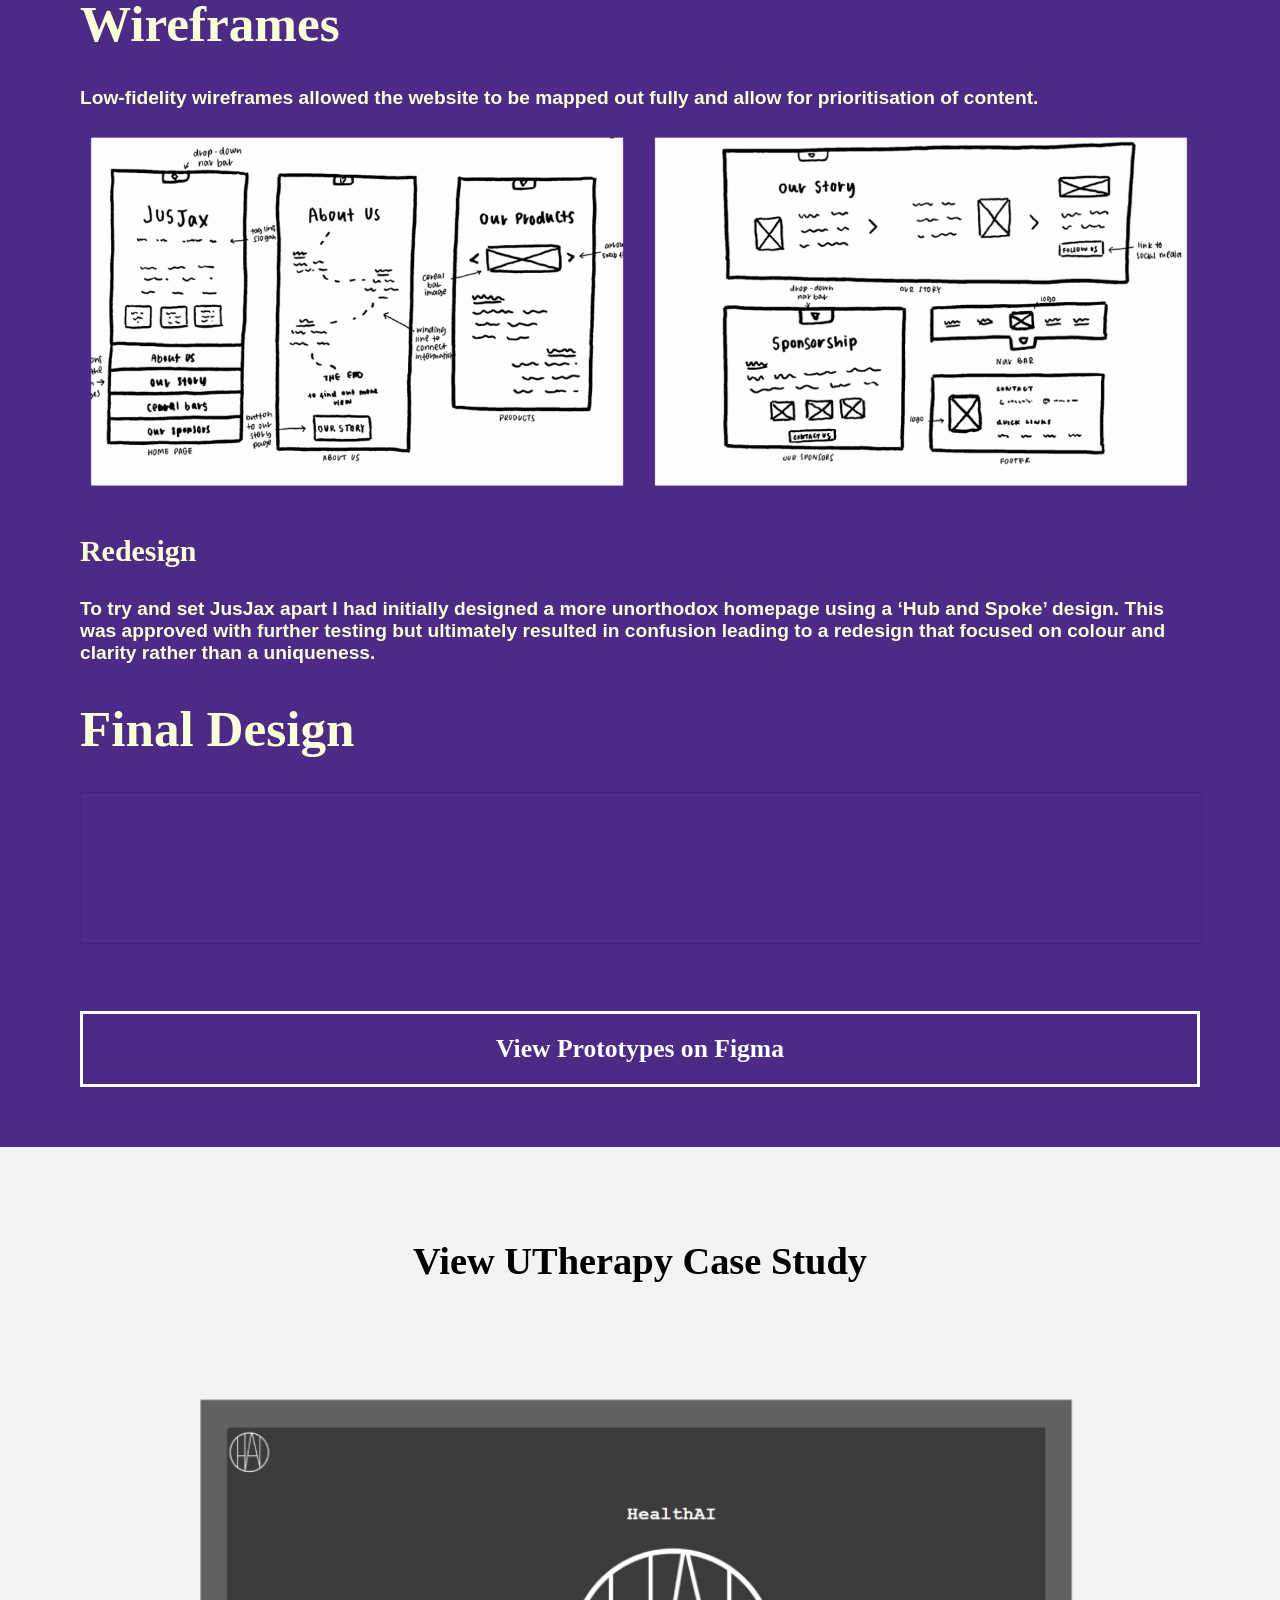
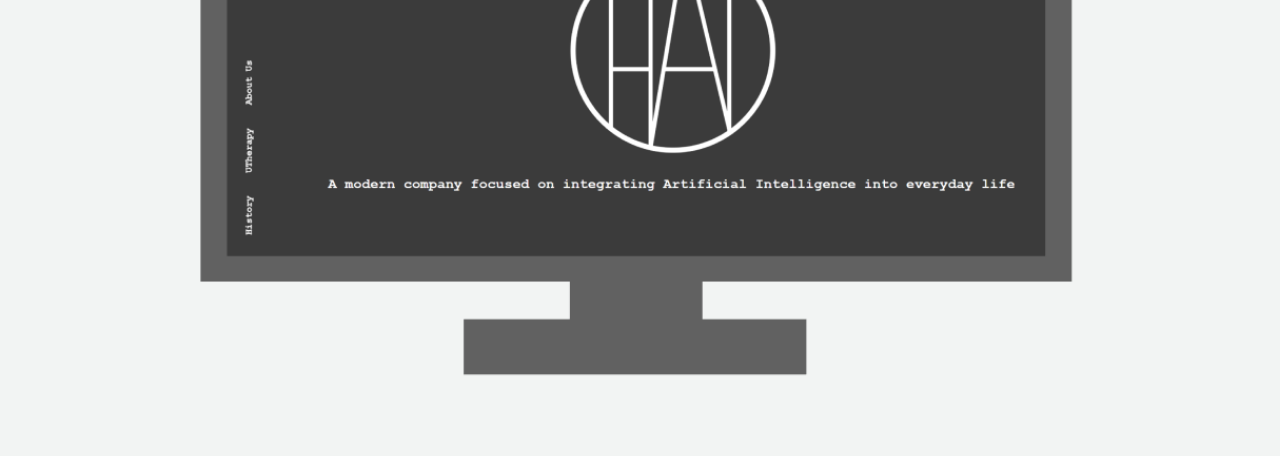
<file: jusjax.html>
<!DOCTYPE html>

<html lang="en">
<head>
    <meta charset="utf-8" />
    <title>JusJax Case Study</title>
    <link rel="stylesheet" href="style.css">
</head>

<body style="background-color: #4C2A85; color:#FAFFD8">

    <div class="content">
        <div id="navBar" style="background-color:#4C2A85;">
            <a style="color: #FAFFD8;" href="index.html">HOME</a>
            <a style="color: #FAFFD8;" href="index.html#projects">PROJECTS</a>
            <a style="color: #FAFFD8;" href="about.html">ABOUT</a>
            <a href="PortfolioArtefactChanges.pdf">CV</a>
        </div>

        <!--EVRI Case Study-->
        <br>
        <br>
        <br>
        <h1 style="font-size: 5vw;">JusJax, we're not hippies we just love good taste </h1>
        <p>This project includes a brand identity and website concept for JusJax, a fictional organic oat bar company aiming to convert a younger audience 
            into becoming more health and climate conscious. The project focused on creating a compelling brand image and narrative that helped inform the final prototype design.</p>

        <p><b>Role:</b> UX/UI Designer, UX Writing</p>
        <p><b>Tools:</b> Figma</p>
        
    </div>
    
    <div class="twoGrid">

        <div class="content">
        <h2>Problem</h2>
        <p>JusJax are trying to enter a crowded market with customers aiming for convenience. Their target market is young health conscious 
            individuals therefore, they needed a brand identity that was fun and engaging but also showed the love and care that underline 
            their values. The brand and designs must balance a farm-to-table production line, an energetic youthful lifestyle image and premium 
            pricing. </p>
        </div>
    
        <div class="content">
            <h2>Target Audience</h2>
            <p>The brand is targeting young, environmentally conscious individuals which helped to inform the target audience of 20-30 year-olds 
                looking to lead healthy, active lives. These individuals will take particular care at knowing each ingredient and where it came from, 
                highlighting the importance of pointing users towards the brand story on the website.</p>
        </div>
    
    </div>

    <div class="content">
        <h1>Brand Identity</h1>
        <h2>1. Colour Palette</h2>
        <p>The colour scheme combines colourful, eclectic colours with neutrals including an oat shade to tie together both the brand products and farming process</p>
        <img style="width: 100%" src="jjColour.png">
        <br>

        <div class="twoGrid" style="gap: 50px;">
        <div>
            <h2>2. Typography</h2>
            <p>The design contains a combination of sans-serif fonts - using Figma hand for a handwritten, organic feel in conjunction with Varela Round to create a soft clean look</p>
            <img style="width: 100%" src="jjFont.png">
        </div>

        <div>
            <h2>3. Logo</h2>
            <p>The brand logo is simplistic and uses the brand name in a clear but relaxed font that encompasses the brand identity. They are a clean company that values high quality but they are also down to earth.</p>
            <img style="width: 100%" src="jjLogo.png">
        </div>
        </div>

        <h2>4. Brand Narrative</h2>
        <p><b>Core Principles: </b>We want to create an optimistic and refreshing brand with our dream to become the first option for a feel good snack without any additives or hidden ingredients. 
            We want to empower the younger generation to become more climate and health conscious.</p>
        <p><b>Brand Personality: </b>Our goal is to inspire and create a new wave of healthy eaters who pay attention to the ingredients list and care about what they are putting into their bodies</p>
        <p><b>Tone: </b>We want our users to have a positive experience after looking at our content this is why we have taken consideration into using different tones for each scenario. 
            The tone should change with each relevant task/page.</p>
        <br>

        <h2>5. Brand Voice</h2>
        <div class="twoGrid" style="gap: 50px;">
            <div>
                <img style="width: 100%" src="jjVoice.png">
            </div>

            <div>
                <p>Overall the voice aims to be helpful, motivating and full of life, similar to 
                    that of a fitness instructor. For each descriptor (motivating, light-hearted, friendly)
                     there is an accompanied description and an example do and don't to eleviate confusion</p>
            </div>
        </div>

        <br>
        <h2>6. Text Style Guide</h2>
        <p>The style guide lays out rules for punctuation, use of contraction and formatting recommendations. Use of text decorations is discouraged and all sentences must end with a punctuation mark</p>
        <br>
    </div>

    <div class="content">
        <h1>Wireframes</h1>
        <p>Low-fidelity wireframes allowed the website to be mapped out fully and allow for prioritisation of content. </p>
        <img style="width: 100%" src="jjWireframes.png">
        <h3>Redesign</h3>
        <p>To try and set JusJax apart I had initially designed a more unorthodox homepage using a ‘Hub and Spoke’ design. This was approved with further testing but ultimately resulted in confusion leading to a 
            redesign that focused on colour and clarity rather than a uniqueness.</p>
    </div>

    <div class="content">
        <h1>Final Design</h1>
    </div>
    
    <div class="content">
        <iframe style="border: 1px solid rgba(0, 0, 0, 0.1);" width="100%" height="auto" src="https://embed.figma.com/proto/QV8HSXKvSYZeqtLEszTRMH/JusJax-Final?node-id=1-285&scaling=min-zoom&content-scaling=fixed&page-id=0%3A1&embed-host=share" allowfullscreen></iframe>
    </div>
    
    <div class="content">
        <br>
        <br>
        <a id="projectButton" href="https://www.figma.com/proto/QV8HSXKvSYZeqtLEszTRMH/JusJax-Final?node-id=1-285&t=9h0jgtlPyv6Q7VIR-1&scaling=min-zoom&content-scaling=fixed&page-id=0%3A1">View Prototypes on Figma</a>
    <br>
    <br>
    </div>
    </div>

    <div class="content" style="background-color: #F2F4F3;">
        <br>
        <br>
        <h2 style="color: #000000; text-align:center">View UTherapy Case Study</h2>
        <img style="width: 100%" src="healthAILink.png" alt="dottyville button">
    </div>
    
    <script src="script.js"></script>
</body>
</html>
</file>
<file: style.css>
body {
    font-size:2vw;
    font-weight: bold;
    background-color: #F2F4F3;
    text-align: left;
    color: black;
    padding: 0;
    margin: 0;
}

#center {
    position: fixed;
    inset: 200px;
    left: 0px;
    right:0px;
    max-width: 100vw;
    max-height: 100dvh;
    margin: auto;
}

.twoGrid {
    display: grid;
    grid-template-columns: auto auto;
}

.threeGrid {
    display: grid;
    grid-template-columns: 1fr 1fr 1fr;
    gap: 10px;
}

.threeGrid a {
    text-decoration: none;
    color: #ffffff;
}

h1, h2, h3, h4 {
    font-family:Georgia, 'Times New Roman', Times, serif;
}

p, li {
    font-family: 'Lucida Sans', 'Lucida Sans Regular', 'Lucida Grande', 'Lucida Sans Unicode', sans-serif;
    font-size:1.5vw;
}

/*Navigation Button*/
.menu {
    cursor: pointer;
}

#navBar {
    position: sticky;
    top: 0;
    overflow: hidden;
    background-color: #F2F4F3;
}

#navBar a {
    float: left;
    display: block;
    color: #3a3a3a;
    text-align: center;
    font-family:Arial, Helvetica, sans-serif;
    padding: 14px;
    text-decoration: none;
}

#logo img{
    src:"ACLogo.png";
}

.bar1, .bar2, .bar3 {
    width: 35px;
    height: 5px;
    background-color: #000000;
    margin: 6px 0;
    transition: 0.4s;
}

.change .bar1 {
    transform: translate(0, 11px) rotate(-45deg);
}

.change .bar2 {
    opacity: 0;
}

.change .bar3 {
    transform: translate(0, -11px) rotate(45deg);
}

/* Navigation Overlay */
.overlay { 
    height: 100%;
    width: 0;
    position: fixed; 
    z-index: 1; 
    left: 0;
    top: 0;
    background-color: rgb(18, 192, 255); 
    overflow-x: hidden; 
    transition: 0.5s; 
}

.overlay-content {
  position: relative;
  top: 25%; 
  width: 100%; 
  text-align: center; 
  margin-top: 30px; 
}


.overlay a {
  padding: 8px;
  text-decoration: none;
  font-size: 36px;
  color: #818181;
  display: block; 
  transition: 0.3s;
}

.overlay a:hover, .overlay a:focus {
  color: #f1f1f1;
}

.overlay .closebtn {
  position: absolute;
  top: 20px;
  right: 45px;
  font-size: 120px;
}

/*Dottyville Section Styling*/
.dottyvilleRed {
    height: 100%;
    margin: 0;
    padding: 0;
    background-color: #7D0000; 
    color: #ffffff;
}

.dottyvilleDark {
    height: 100%;
    margin: 0;
    padding: 0;
    background-color: #1E1E1E; 
    color: #ffffff;
}

.banner {
    width: 100%;
    background-color: #FBFED3;
    color: #000000;
    margin: 0;
    padding: 0;

}

/*HomePage Project Buttons*/
#projects {
    width: 100%;
}

/*Image Styling*/
.row {
    display: flex;
    gap: 30px;
}

.row img {
    width: 33.3%;
}

/*EVRI Section Styling*/
.overview {
    height: 100%;
    margin: 0;
    padding: 0;
    background-color: #007AC4;
    color: #ffffff;
}

.three, .takeaways {
    height: 100%;
    margin: 0;
    padding: 0;
    background-color: rgb(228, 228, 65);
    color: #000000;
}

.solution {
    background-color: #007AC4;
    width: 100%;
    margin: auto;
    padding: 60px 0;
}

.solutionGrid {
    display: grid;
    grid-template-columns: repeat(auto-fit, minmax(320px, 1fr));
    gap: 30px;
}

.solutionCard {
    background: #ffffff;
    padding: 25px;
    border-radius: 10px;
    transition: 0.3s;
}

.solutionCard:hover {
    transform: translateY(-5px);
}

.solutionCard img {
    width: 100%;
    margin-top: 15px;
    border-radius: 6px;
}

.solutionRow {
    display: grid;
    grid-template-columns: 1fr 1fr;
    gap: 10px;
}

.solutionRow img {
    width: 100%;
    height: auto;
    object-fit: contain;
}

.emphasis {
    height: 100%;
    width: 100%;
    margin: 0;
    padding: 20px;
    background-color: #007AC4;
    color: #ffffff;
}

.content {
    padding-left: 80px;
    padding-right: 80px;
}

#projectButton {
    display: flex;
    justify-content: center;
    align-items: center;
    text-decoration: none; 
    color: #ffffff;
    font-size: 2vw;
    padding: 20px;
    border-style: solid;
}
</file>
